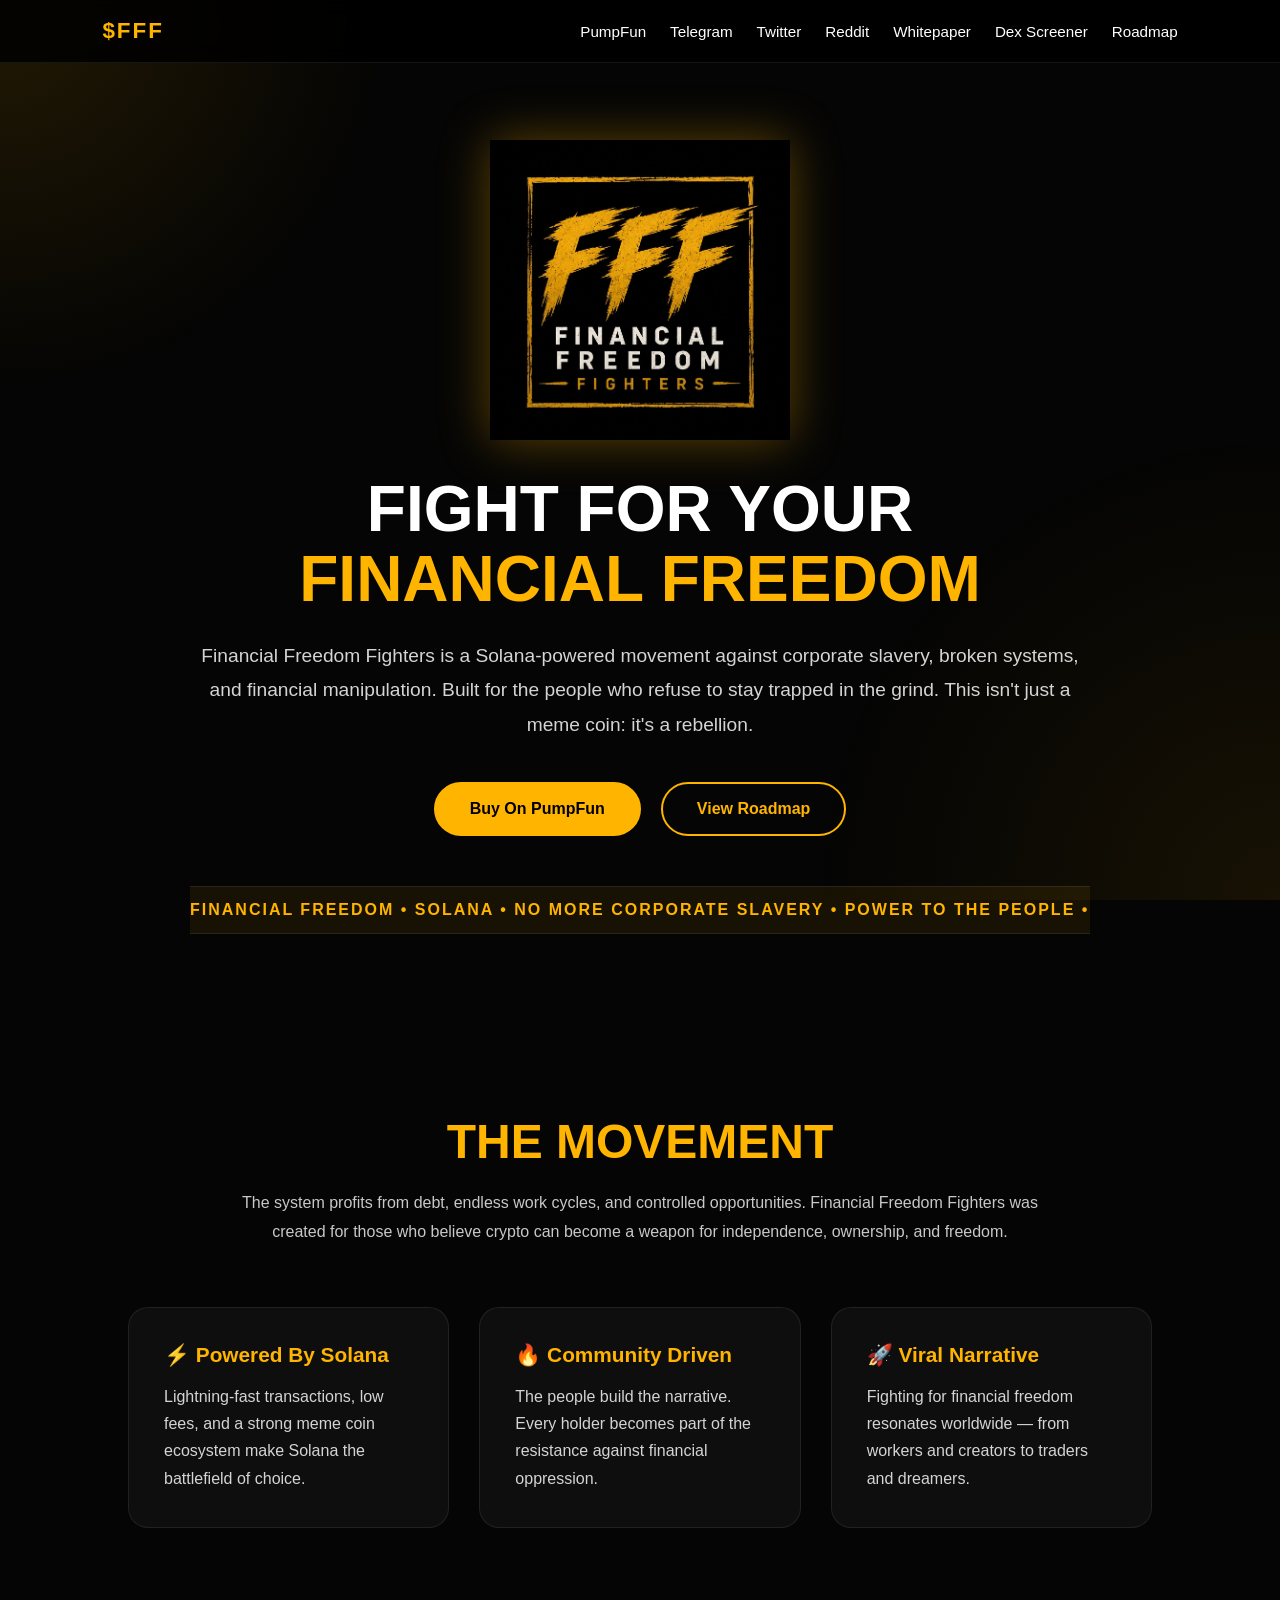
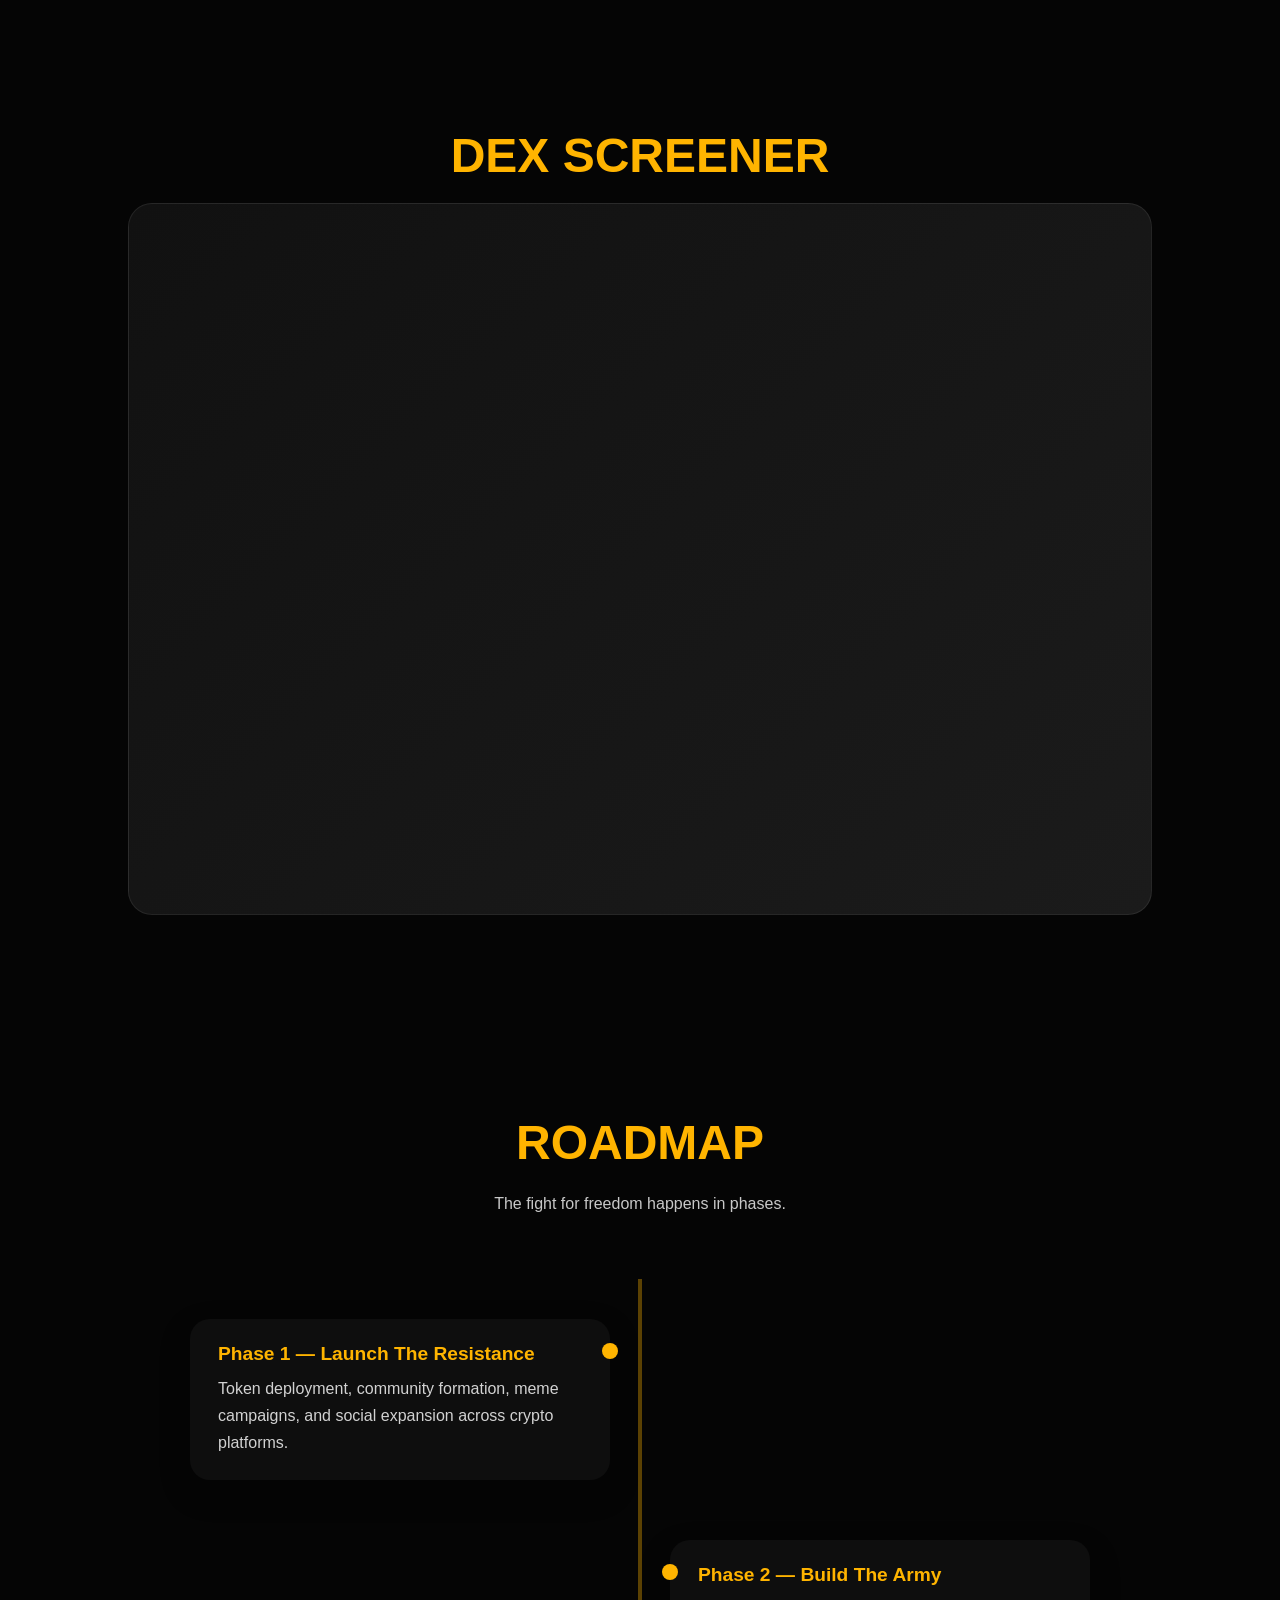
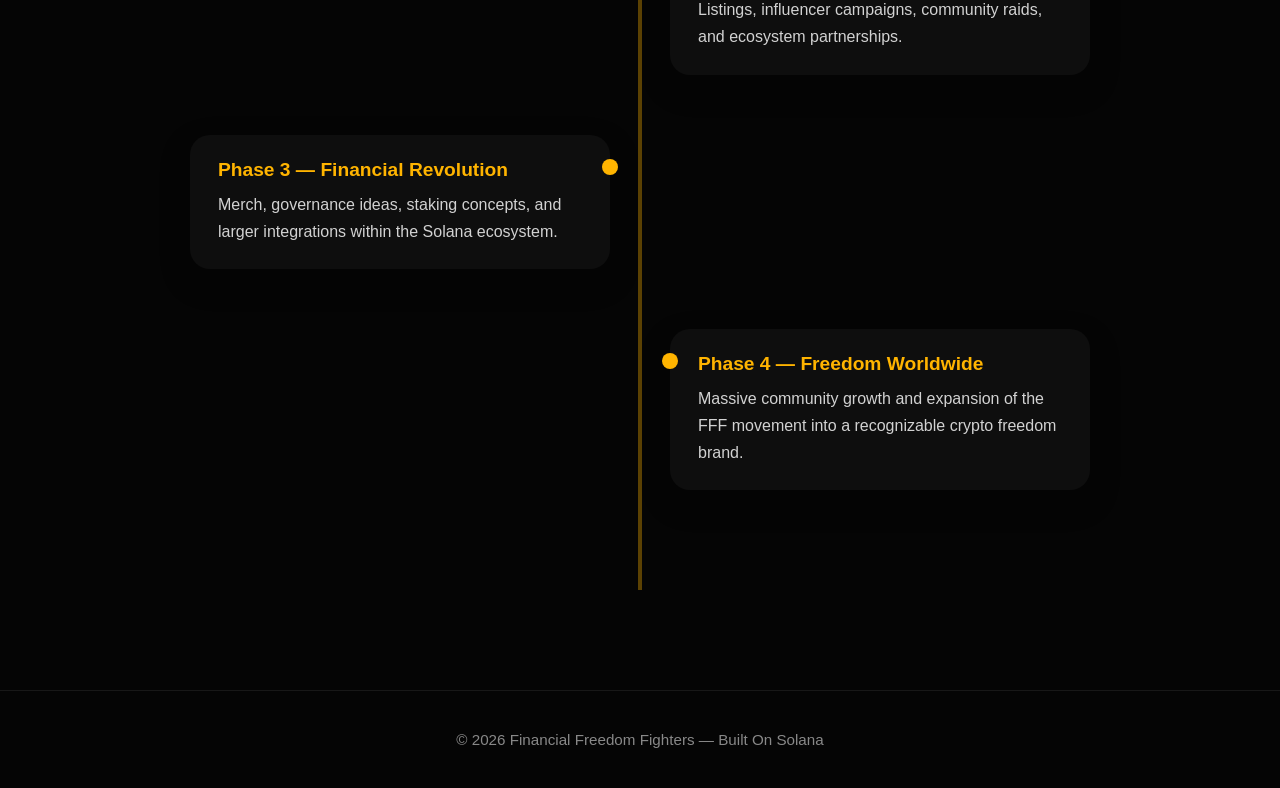
<file: index.html>
<!DOCTYPE html>
<html lang="en">
<head>
  <meta charset="UTF-8" />
  <meta name="viewport" content="width=device-width, initial-scale=1.0" />
  <title>Financial Freedom Fighters | Solana Meme Coin</title>

  <style>
    * {
      margin: 0;
      padding: 0;
      box-sizing: border-box;
      scroll-behavior: smooth;
    }

    body {
      font-family: Arial, Helvetica, sans-serif;
      background: #050505;
      color: #fff;
      overflow-x: hidden;
    }

    body::before {
      content: "";
      position: fixed;
      width: 100%;
      height: 100%;
      background:
        radial-gradient(circle at top left, rgba(255,180,0,0.12), transparent 25%),
        radial-gradient(circle at bottom right, rgba(255,180,0,0.08), transparent 30%);
      z-index: -1;
    }

    a {
      text-decoration: none;
      color: inherit;
    }

    /* NAVBAR */
    nav {
      position: fixed;
      top: 0;
      width: 100%;
      padding: 18px 8%;
      background: rgba(0,0,0,0.85);
      backdrop-filter: blur(10px);
      border-bottom: 1px solid rgba(255,255,255,0.08);
      display: flex;
      justify-content: space-between;
      align-items: center;
      z-index: 999;
    }

    .logo-text {
      font-size: 1.4rem;
      font-weight: 900;
      letter-spacing: 2px;
      color: #ffb400;
    }

    .menu {
      display: flex;
      gap: 24px;
      flex-wrap: wrap;
    }

    .menu a {
      color: #fff;
      font-size: 0.95rem;
      transition: 0.3s;
      position: relative;
    }

    .menu a:hover {
      color: #ffb400;
    }

    .menu a::after {
      content: "";
      position: absolute;
      left: 0;
      bottom: -5px;
      width: 0%;
      height: 2px;
      background: #ffb400;
      transition: 0.3s;
    }

    .menu a:hover::after {
      width: 100%;
    }

    /* HERO */
    .hero {
      min-height: 100vh;
      display: flex;
      align-items: center;
      justify-content: center;
      text-align: center;
      padding: 140px 10% 80px;
      position: relative;
    }

    .hero-content {
      max-width: 900px;
      animation: fadeIn 1.5s ease;
    }

    .hero img {
      width: 300px;
      max-width: 85%;
      margin-bottom: 30px;
      filter: drop-shadow(0 0 25px rgba(255,180,0,0.35));
    }

    .hero h1 {
      font-size: 4rem;
      line-height: 1.1;
      margin-bottom: 24px;
      text-transform: uppercase;
      font-weight: 900;
    }

    .hero h1 span {
      color: #ffb400;
    }

    .hero p {
      font-size: 1.2rem;
      color: #d4d4d4;
      line-height: 1.8;
      margin-bottom: 40px;
    }

    .hero-buttons {
      display: flex;
      justify-content: center;
      flex-wrap: wrap;
      gap: 20px;
    }

    .btn {
      padding: 16px 34px;
      border-radius: 999px;
      font-weight: bold;
      transition: 0.3s ease;
      border: 2px solid #ffb400;
    }

    .btn-primary {
      background: #ffb400;
      color: #000;
    }

    .btn-primary:hover {
      transform: translateY(-3px);
      box-shadow: 0 10px 30px rgba(255,180,0,0.3);
    }

    .btn-secondary {
      background: transparent;
      color: #ffb400;
    }

    .btn-secondary:hover {
      background: #ffb400;
      color: #000;
    }

    /* SECTION */
    section {
      padding: 100px 10%;
    }

    .section-title {
      text-align: center;
      font-size: 3rem;
      margin-bottom: 20px;
      color: #ffb400;
      text-transform: uppercase;
    }

    .section-subtitle {
      text-align: center;
      color: #c8c8c8;
      max-width: 800px;
      margin: 0 auto 60px;
      line-height: 1.8;
    }

    /* CARD GRID */
    .grid {
      display: grid;
      grid-template-columns: repeat(auto-fit, minmax(260px, 1fr));
      gap: 30px;
    }

    .card {
      background: rgba(255,255,255,0.04);
      border: 1px solid rgba(255,255,255,0.08);
      border-radius: 20px;
      padding: 35px;
      transition: 0.4s ease;
      position: relative;
      overflow: hidden;
    }

    .card:hover {
      transform: translateY(-8px);
      border-color: rgba(255,180,0,0.4);
      box-shadow: 0 20px 40px rgba(0,0,0,0.4);
    }

    .card h3 {
      margin-bottom: 16px;
      color: #ffb400;
      font-size: 1.3rem;
    }

    .card p {
      color: #d4d4d4;
      line-height: 1.7;
    }

    /* DEX SECTION */
    .dex-box {
      background: linear-gradient(135deg, #111, #1b1b1b);
      border: 1px solid rgba(255,255,255,0.08);
      padding: 40px;
      border-radius: 24px;
      text-align: center;
    }

    .dex-box h3 {
      font-size: 2rem;
      margin-bottom: 16px;
      color: #f4b400;
    }

    .dex-box p {
      color: #cfcfcf;
      margin-bottom: 25px;
    }

    .dex-box iframe {
      width: 100%;
      min-height: 600px;
      height: 70vh;
      border: none;
      border-radius: 20px;
      display: block;
    }

    /* ROADMAP */
    .roadmap {
      position: relative;
      max-width: 900px;
      margin: auto;
      padding: 40px 0;
    }

    .roadmap::before {
      content: "";
      position: absolute;
      top: 0;
      left: 50%;
      transform: translateX(-50%);
      width: 4px;
      height: 100%;
      background: rgba(255,180,0,0.35);
    }

    .roadmap-item {
      position: relative;
      width: calc(50% - 30px);
      padding: 24px 28px;
      background: rgba(255,255,255,0.04);
      border-radius: 20px;
      margin-bottom: 60px;
      box-shadow: 0 12px 30px rgba(0,0,0,0.25);
    }

    .roadmap-item::before {
      content: "";
      position: absolute;
      width: 16px;
      height: 16px;
      border-radius: 50%;
      background: #ffb400;
      top: 24px;
    }

    .roadmap-item:nth-child(odd) {
      margin-right: auto;
    }

    .roadmap-item:nth-child(odd)::before {
      left: 100%;
      transform: translateX(-50%);
    }

    .roadmap-item:nth-child(even) {
      margin-left: auto;
    }

    .roadmap-item:nth-child(even)::before {
      left: 0;
      transform: translateX(-50%);
    }

    .roadmap-item h4 {
      margin-bottom: 10px;
      color: #ffb400;
      font-size: 1.2rem;
    }

    .roadmap-item p {
      color: #d2d2d2;
      line-height: 1.7;
    }

    @media(max-width: 768px) {
      .roadmap::before {
        left: 20px;
      }

      .roadmap-item {
        width: 100%;
        margin: 0 0 30px 0;
        padding-left: 60px;
      }

      .roadmap-item::before {
        left: 24px;
        transform: translateX(0);
      }
    }

    footer {
      padding: 40px 10%;
      text-align: center;
      border-top: 1px solid rgba(255,255,255,0.08);
      color: #888;
      font-size: 0.95rem;
    }

    .ticker {
      width: 100%;
      overflow: hidden;
      white-space: nowrap;
      border-top: 1px solid rgba(255,255,255,0.08);
      border-bottom: 1px solid rgba(255,255,255,0.08);
      background: rgba(255,180,0,0.08);
      padding: 14px 0;
      margin-top: 50px;
    }

    .ticker-content {
      display: inline-block;
      animation: ticker 18s linear infinite;
      color: #ffb400;
      font-weight: bold;
      letter-spacing: 2px;
      text-transform: uppercase;
    }

    @keyframes ticker {
      0% { transform: translateX(100%); }
      100% { transform: translateX(-100%); }
    }

    @keyframes fadeIn {
      from {
        opacity: 0;
        transform: translateY(30px);
      }
      to {
        opacity: 1;
        transform: translateY(0);
      }
    }

    @media(max-width: 768px) {
      .hero h1 {
        font-size: 2.5rem;
      }

      nav {
        flex-direction: column;
        gap: 16px;
      }

      .menu {
        justify-content: center;
      }
    }
  </style>
</head>

<body>

  <!-- NAVIGATION -->
  <nav>
    <div class="logo-text">$FFF</div>

    <div class="menu">
      <a href="https://pump.fun/" target="_blank">PumpFun</a>
      <a href="https://telegram.org/" target="_blank">Telegram</a>
      <a href="https://twitter.com/" target="_blank">Twitter</a>
      <a href="https://reddit.com/" target="_blank">Reddit</a>
      <a href="https://example.com/whitepaper.pdf" target="_blank">Whitepaper</a>

      <a href="#dex">Dex Screener</a>
      <a href="#roadmap">Roadmap</a>
    </div>
  </nav>

  <!-- HERO -->
  <section class="hero">
    <div class="hero-content">

      <img src="logo.png" alt="Financial Freedom Fighters Logo">

      <h1>
        Fight For Your <span>Financial Freedom</span>
      </h1>

      <p>
        Financial Freedom Fighters is a Solana-powered movement against
        corporate slavery, broken systems, and financial manipulation.
        Built for the people who refuse to stay trapped in the grind.
        This isn't just a meme coin: it's a rebellion.
      </p>

      <div class="hero-buttons">
        <a href="https://pump.fun/" target="_blank" class="btn btn-primary">
          Buy On PumpFun
        </a>

        <a href="#roadmap" class="btn btn-secondary">
          View Roadmap
        </a>
      </div>

      <div class="ticker">
        <div class="ticker-content">
          FINANCIAL FREEDOM • SOLANA • NO MORE CORPORATE SLAVERY • POWER TO THE PEOPLE • FIGHT THE SYSTEM •
        </div>
      </div>

    </div>
  </section>

  <!-- ABOUT -->
  <section>
    <h2 class="section-title">The Movement</h2>

    <p class="section-subtitle">
      The system profits from debt, endless work cycles, and controlled opportunities.
      Financial Freedom Fighters was created for those who believe crypto can become
      a weapon for independence, ownership, and freedom.
    </p>

    <div class="grid">

      <div class="card">
        <h3>⚡ Powered By Solana</h3>
        <p>
          Lightning-fast transactions, low fees, and a strong meme coin ecosystem
          make Solana the battlefield of choice.
        </p>
      </div>

      <div class="card">
        <h3>🔥 Community Driven</h3>
        <p>
          The people build the narrative. Every holder becomes part of the resistance
          against financial oppression.
        </p>
      </div>

      <div class="card">
        <h3>🚀 Viral Narrative</h3>
        <p>
          Fighting for financial freedom resonates worldwide — from workers and
          creators to traders and dreamers.
        </p>
      </div>

    </div>
  </section>

  <!-- DEX -->
  <section id="dex">
    <h2 class="section-title">Dex Screener</h2>

    <div class="dex-box">
      <iframe
    src="https://dexscreener.com/solana/pumpCmXqMfrsAkQ5r49WcJnRayYRqmXz6ae8H7H9Dfn?embed=1&theme=dark&trades=0&info=0"
    allowfullscreen>
      </iframe>
    </div>
  </section>

  <!-- ROADMAP -->
  <section id="roadmap">
    <h2 class="section-title">Roadmap</h2>

    <p class="section-subtitle">
      The fight for freedom happens in phases.
    </p>

    <div class="roadmap">

      <div class="roadmap-item">
        <h4>Phase 1 — Launch The Resistance</h4>
        <p>
          Token deployment, community formation, meme campaigns,
          and social expansion across crypto platforms.
        </p>
      </div>

      <div class="roadmap-item">
        <h4>Phase 2 — Build The Army</h4>
        <p>
          Listings, influencer campaigns, community raids,
          and ecosystem partnerships.
        </p>
      </div>

      <div class="roadmap-item">
        <h4>Phase 3 — Financial Revolution</h4>
        <p>
          Merch, governance ideas, staking concepts,
          and larger integrations within the Solana ecosystem.
        </p>
      </div>

      <div class="roadmap-item">
        <h4>Phase 4 — Freedom Worldwide</h4>
        <p>
          Massive community growth and expansion of the FFF movement
          into a recognizable crypto freedom brand.
        </p>
      </div>

    </div>
  </section>

  <footer>
    © 2026 Financial Freedom Fighters — Built On Solana
  </footer>

  <script>
    // Simple navbar glow on scroll
    window.addEventListener("scroll", () => {
      const nav = document.querySelector("nav");

      if (window.scrollY > 50) {
        nav.style.boxShadow = "0 10px 30px rgba(0,0,0,0.35)";
      } else {
        nav.style.boxShadow = "none";
      }
    });

    // Small animation reveal
    const cards = document.querySelectorAll('.card');

    const observer = new IntersectionObserver(entries => {
      entries.forEach(entry => {
        if(entry.isIntersecting){
          entry.target.style.opacity = 1;
          entry.target.style.transform = "translateY(0)";
        }
      });
    });

    cards.forEach(card => {
      card.style.opacity = 0;
      card.style.transform = "translateY(30px)";
      card.style.transition = "all 0.8s ease";
      observer.observe(card);
    });
  </script>

</body>
</html>
</file>
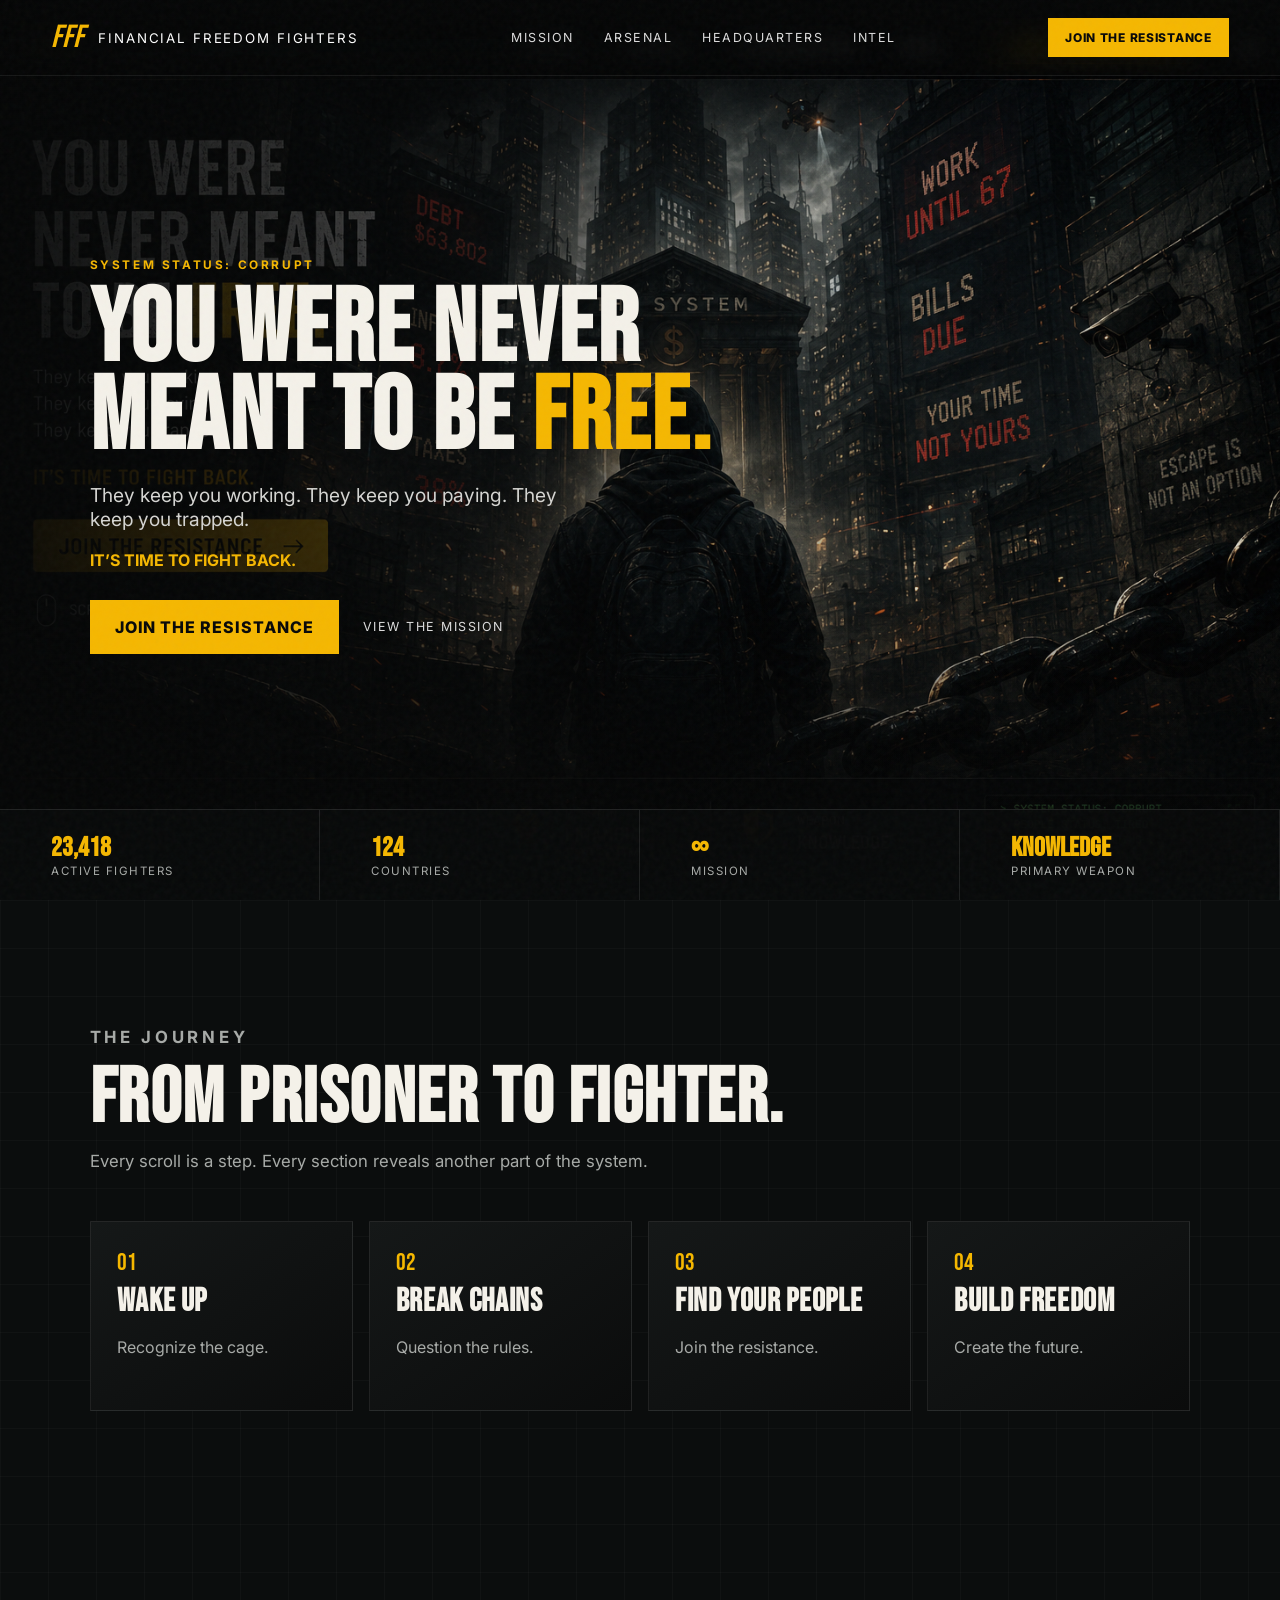
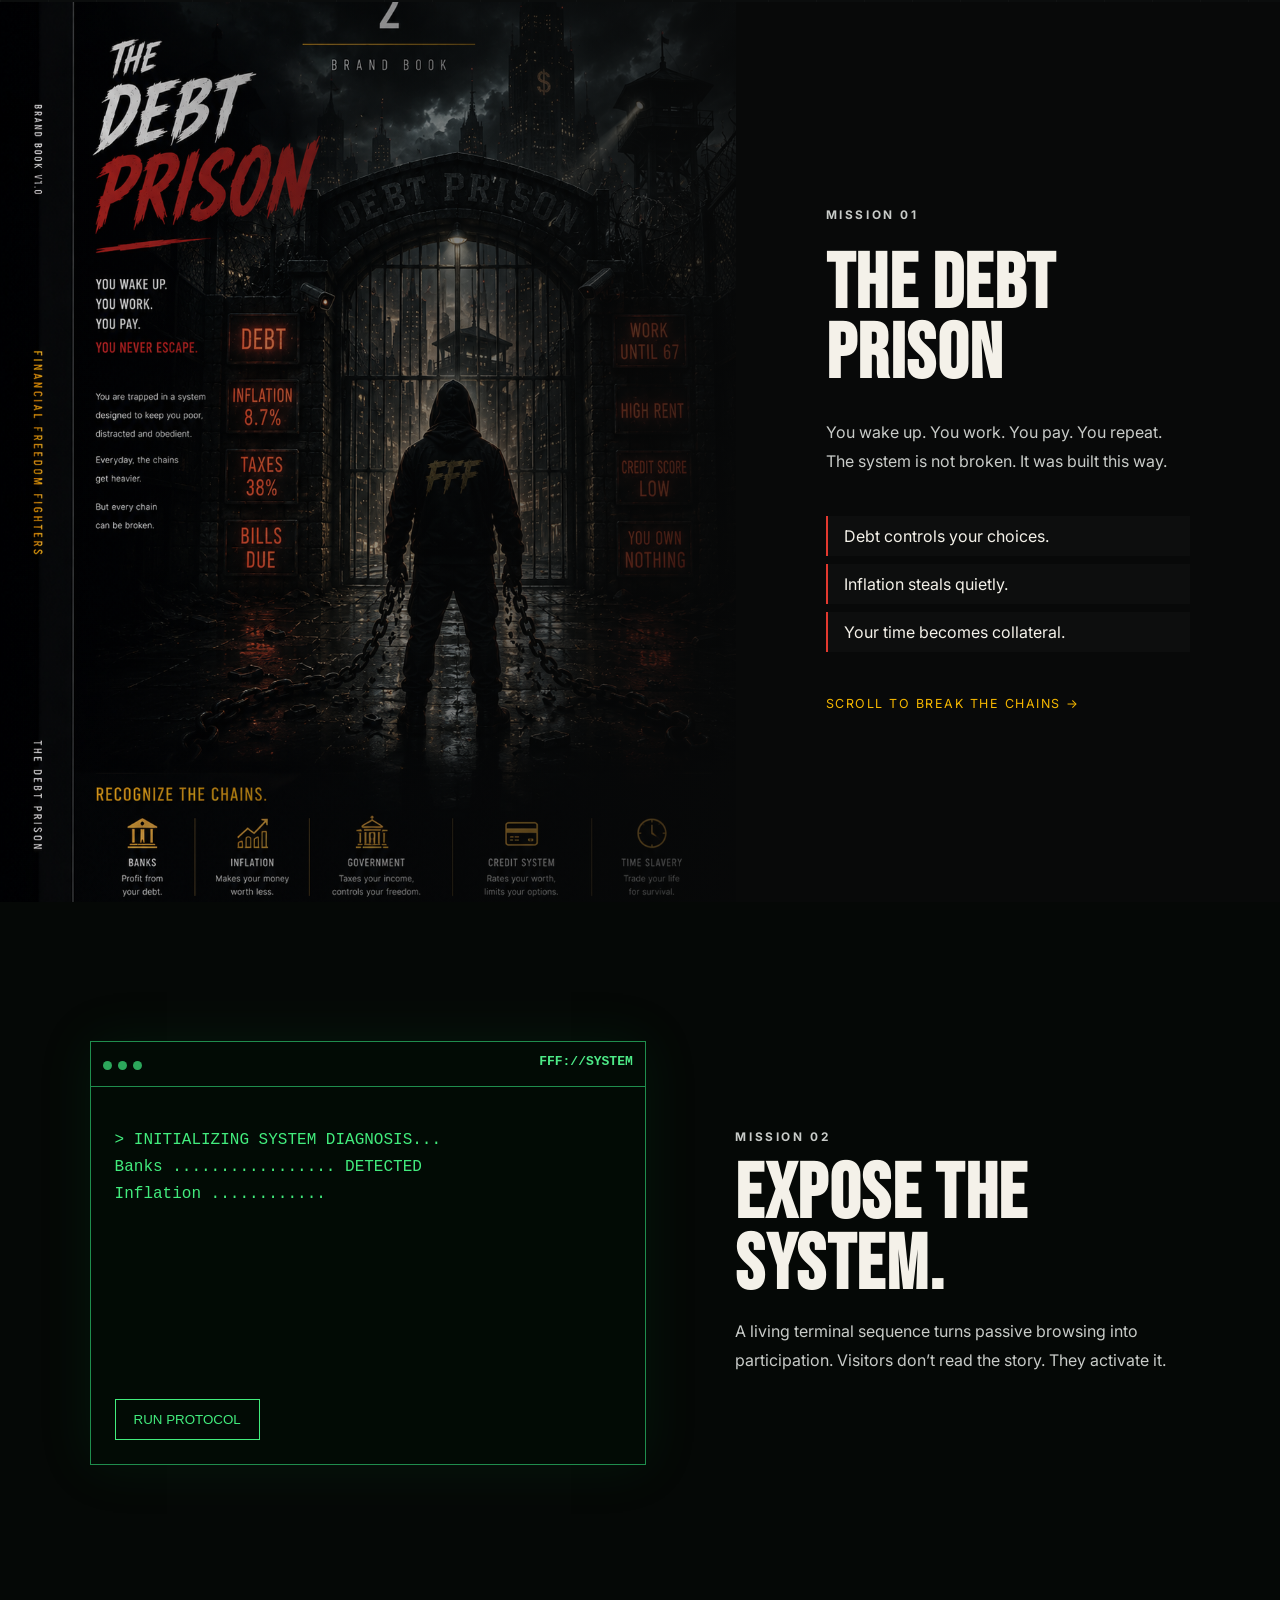
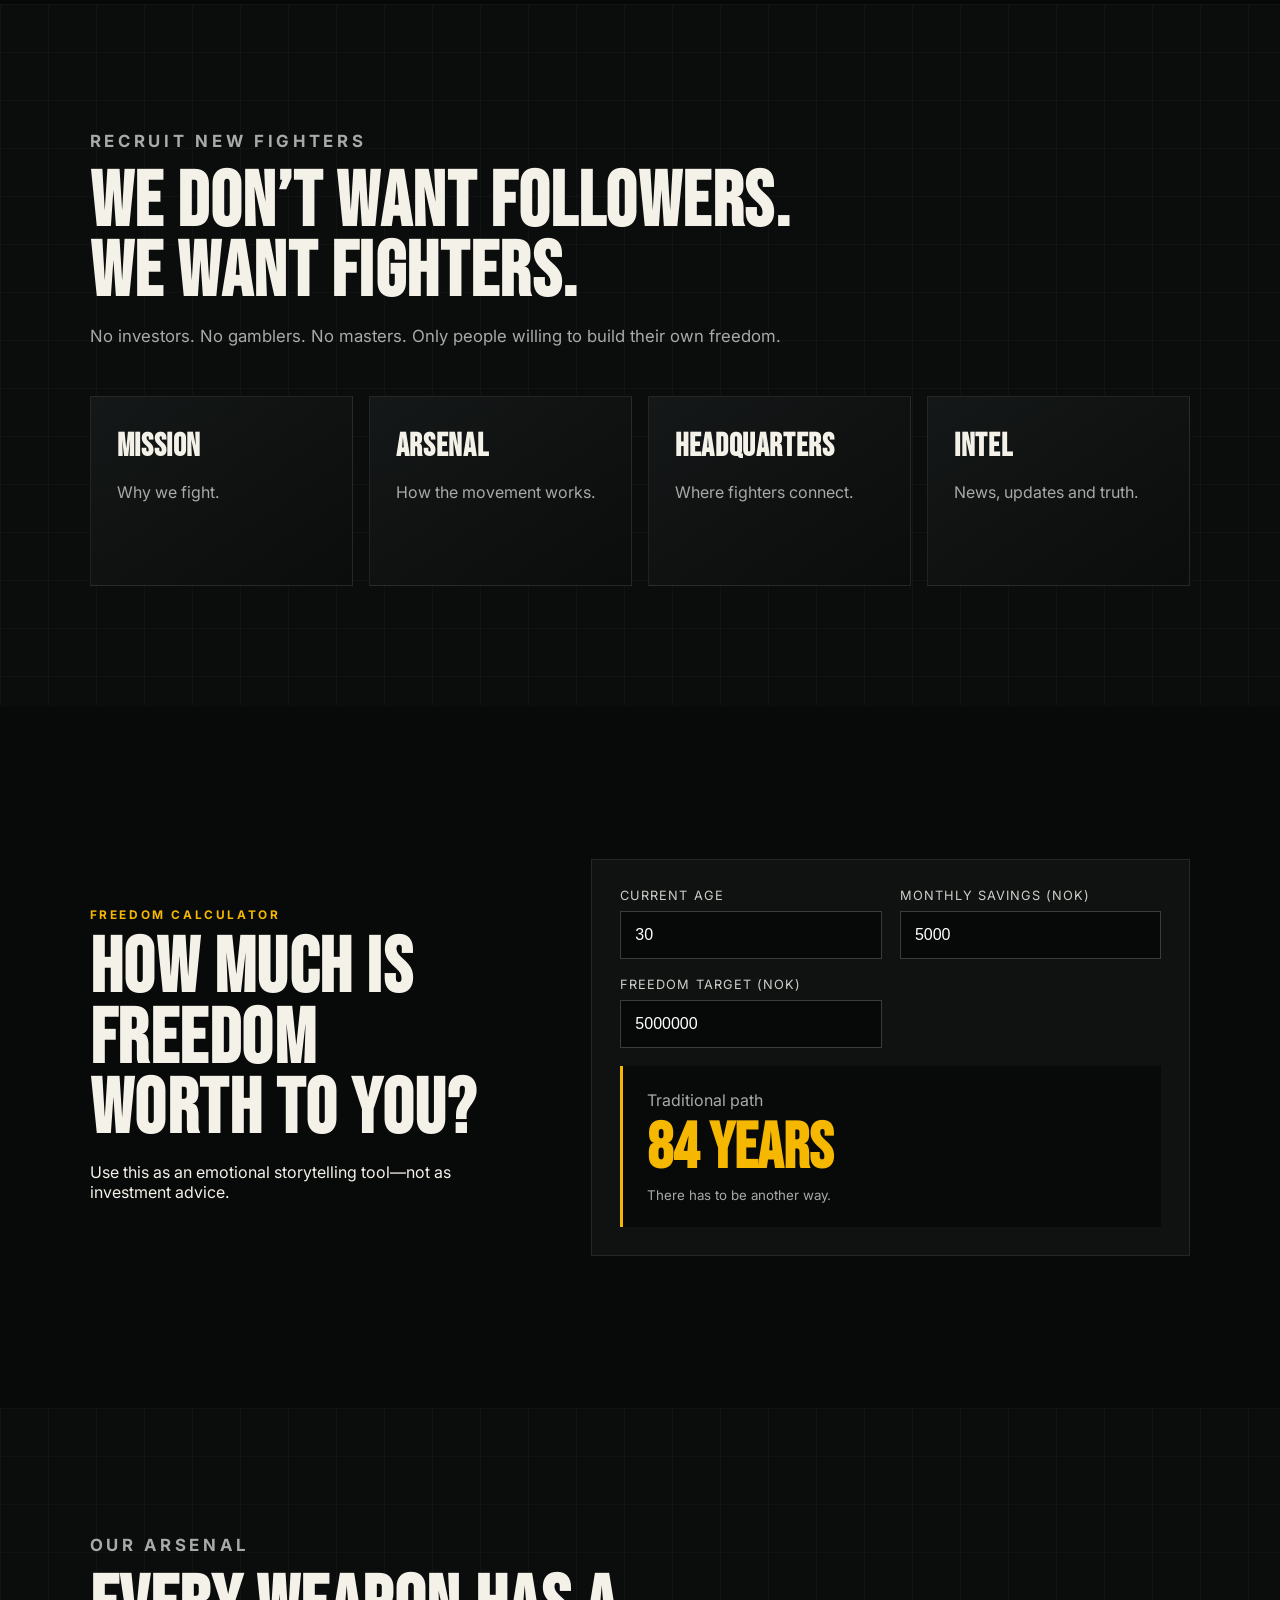
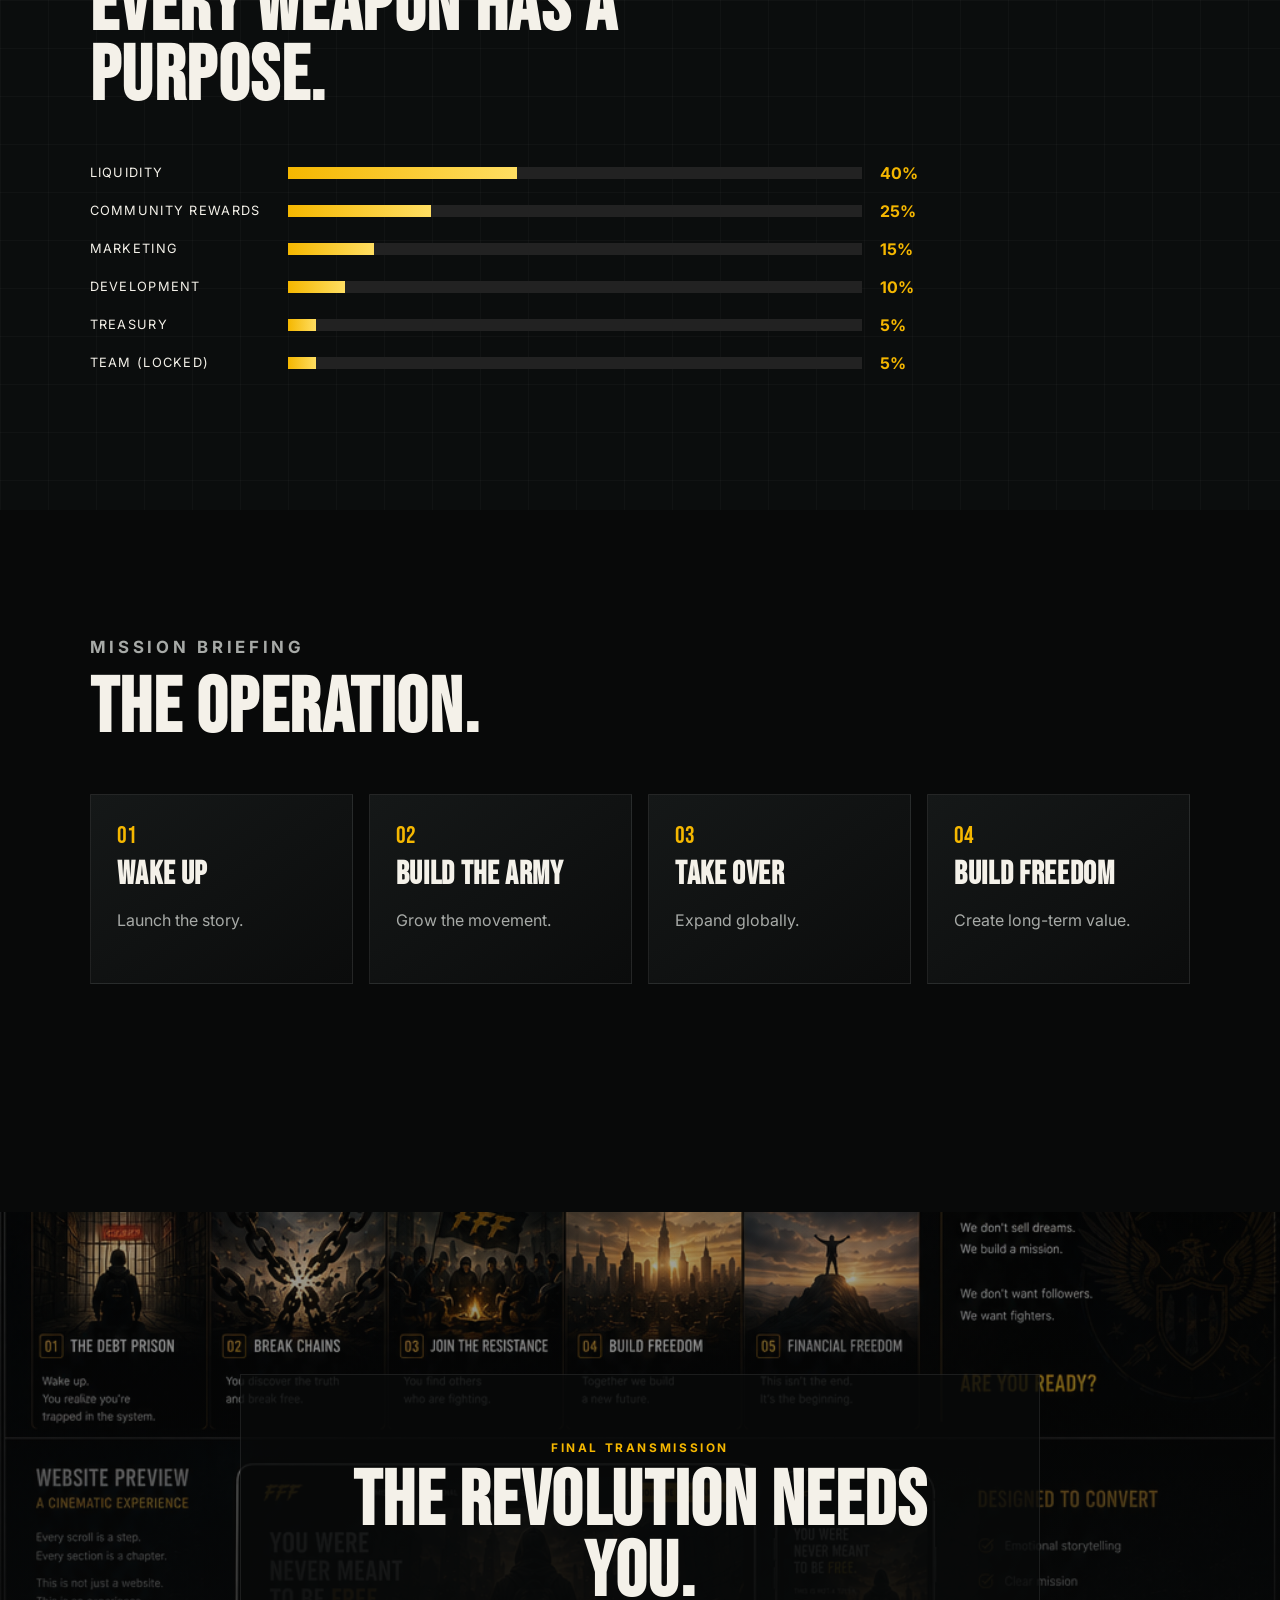
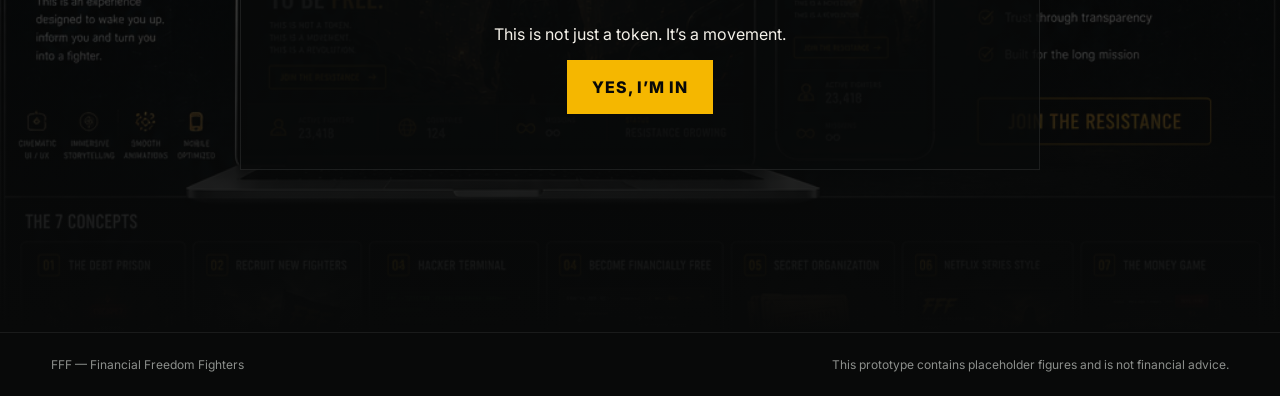
<file: Rizzi/index.html>
<!doctype html>
<html lang="en">
<head>
  <meta charset="utf-8" />
  <meta name="viewport" content="width=device-width,initial-scale=1" />
  <meta name="description" content="FFF — Financial Freedom Fighters. A cinematic movement website prototype." />
  <title>FFF — Financial Freedom Fighters</title>
  <link rel="preconnect" href="https://fonts.googleapis.com">
  <link rel="preconnect" href="https://fonts.gstatic.com" crossorigin>
  <link href="https://fonts.googleapis.com/css2?family=Bebas+Neue&family=Inter:wght@400;500;600;700&display=swap" rel="stylesheet">
  <link rel="stylesheet" href="styles.css" />
</head>
<body>
  <div class="noise"></div>
  <header class="topbar">
    <a class="brand" href="#top" aria-label="FFF home"><span>FFF</span><small>Financial Freedom Fighters</small></a>
    <nav>
      <a href="#mission">Mission</a><a href="#arsenal">Arsenal</a><a href="#headquarters">Headquarters</a><a href="#intel">Intel</a>
    </nav>
    <a class="cta compact" href="#join">Join the Resistance</a>
  </header>

  <main id="top">
    <section class="hero section">
      <div class="hero-overlay"></div>
      <div class="hero-copy reveal">
        <p class="eyebrow">System status: corrupt</p>
        <h1>You were never meant to be <em>free.</em></h1>
        <p class="lede">They keep you working. They keep you paying. They keep you trapped.</p>
        <p class="signal">It’s time to fight back.</p>
        <div class="actions"><a class="cta" href="#mission">Join the Resistance</a><a class="ghost" href="#journey">View the Mission</a></div>
      </div>
      <div class="stats">
        <div><strong>23,418</strong><span>Active Fighters</span></div><div><strong>124</strong><span>Countries</span></div><div><strong>∞</strong><span>Mission</span></div><div><strong>Knowledge</strong><span>Primary Weapon</span></div>
      </div>
    </section>

    <section id="journey" class="journey section dark-grid">
      <div class="section-head reveal"><p class="eyebrow">The journey</p><h2>From prisoner to fighter.</h2><p>Every scroll is a step. Every section reveals another part of the system.</p></div>
      <div class="journey-track">
        <article class="card reveal"><span>01</span><h3>Wake Up</h3><p>Recognize the cage.</p></article>
        <article class="card reveal"><span>02</span><h3>Break Chains</h3><p>Question the rules.</p></article>
        <article class="card reveal"><span>03</span><h3>Find Your People</h3><p>Join the resistance.</p></article>
        <article class="card reveal"><span>04</span><h3>Build Freedom</h3><p>Create the future.</p></article>
      </div>
    </section>

    <section id="mission" class="split section">
      <div class="image-panel debt"></div>
      <div class="content-panel reveal">
        <p class="eyebrow">Mission 01</p><h2>The Debt Prison</h2>
        <p>You wake up. You work. You pay. You repeat. The system is not broken. It was built this way.</p>
        <ul class="manifest"><li>Debt controls your choices.</li><li>Inflation steals quietly.</li><li>Your time becomes collateral.</li></ul>
        <a class="text-link" href="#terminal">Scroll to break the chains →</a>
      </div>
    </section>

    <section id="terminal" class="terminal section">
      <div class="terminal-window reveal">
        <div class="terminal-bar"><span></span><span></span><span></span><b>FFF://SYSTEM</b></div>
        <pre id="terminalText"></pre><button id="runTerminal" class="terminal-btn">Run protocol</button>
      </div>
      <div class="terminal-copy reveal"><p class="eyebrow">Mission 02</p><h2>Expose the system.</h2><p>A living terminal sequence turns passive browsing into participation. Visitors don’t read the story. They activate it.</p></div>
    </section>

    <section id="headquarters" class="recruit section dark-grid">
      <div class="section-head reveal"><p class="eyebrow">Recruit New Fighters</p><h2>We don’t want followers.<br>We want fighters.</h2><p>No investors. No gamblers. No masters. Only people willing to build their own freedom.</p></div>
      <div class="recruit-grid">
        <article class="card reveal"><h3>Mission</h3><p>Why we fight.</p></article><article class="card reveal"><h3>Arsenal</h3><p>How the movement works.</p></article><article class="card reveal"><h3>Headquarters</h3><p>Where fighters connect.</p></article><article class="card reveal"><h3>Intel</h3><p>News, updates and truth.</p></article>
      </div>
    </section>

    <section id="intel" class="calculator section">
      <div class="calc-copy reveal"><p class="eyebrow">Freedom calculator</p><h2>How much is freedom worth to you?</h2><p>Use this as an emotional storytelling tool—not as investment advice.</p></div>
      <form class="calc-box reveal" id="freedomCalc">
        <label>Current age<input id="age" type="number" min="18" max="80" value="30"></label>
        <label>Monthly savings (NOK)<input id="saving" type="number" min="0" value="5000"></label>
        <label>Freedom target (NOK)<input id="target" type="number" min="100000" value="5000000"></label>
        <div class="calc-result"><span>Traditional path</span><strong id="years">83 years</strong><small>There has to be another way.</small></div>
      </form>
    </section>

    <section id="arsenal" class="arsenal section dark-grid">
      <div class="section-head reveal"><p class="eyebrow">Our Arsenal</p><h2>Every weapon has a purpose.</h2></div>
      <div class="bars reveal">
        <div><span>Liquidity</span><i style="--w:40%"></i><b>40%</b></div><div><span>Community Rewards</span><i style="--w:25%"></i><b>25%</b></div><div><span>Marketing</span><i style="--w:15%"></i><b>15%</b></div><div><span>Development</span><i style="--w:10%"></i><b>10%</b></div><div><span>Treasury</span><i style="--w:5%"></i><b>5%</b></div><div><span>Team (Locked)</span><i style="--w:5%"></i><b>5%</b></div>
      </div>
    </section>

    <section class="roadmap section">
      <div class="section-head reveal"><p class="eyebrow">Mission Briefing</p><h2>The operation.</h2></div>
      <div class="mission-grid"><article class="card reveal"><span>01</span><h3>Wake Up</h3><p>Launch the story.</p></article><article class="card reveal"><span>02</span><h3>Build the Army</h3><p>Grow the movement.</p></article><article class="card reveal"><span>03</span><h3>Take Over</h3><p>Expand globally.</p></article><article class="card reveal"><span>04</span><h3>Build Freedom</h3><p>Create long-term value.</p></article></div>
    </section>

    <section id="join" class="finale section">
      <div class="reveal"><p class="eyebrow">Final transmission</p><h2>The revolution needs you.</h2><p>This is not just a token. It’s a movement.</p><a class="cta" href="#top">Yes, I’m in</a></div>
    </section>
  </main>
  <footer><span>FFF — Financial Freedom Fighters</span><span>This prototype contains placeholder figures and is not financial advice.</span></footer>
  <script src="script.js"></script>
</body>
</html>
</file>
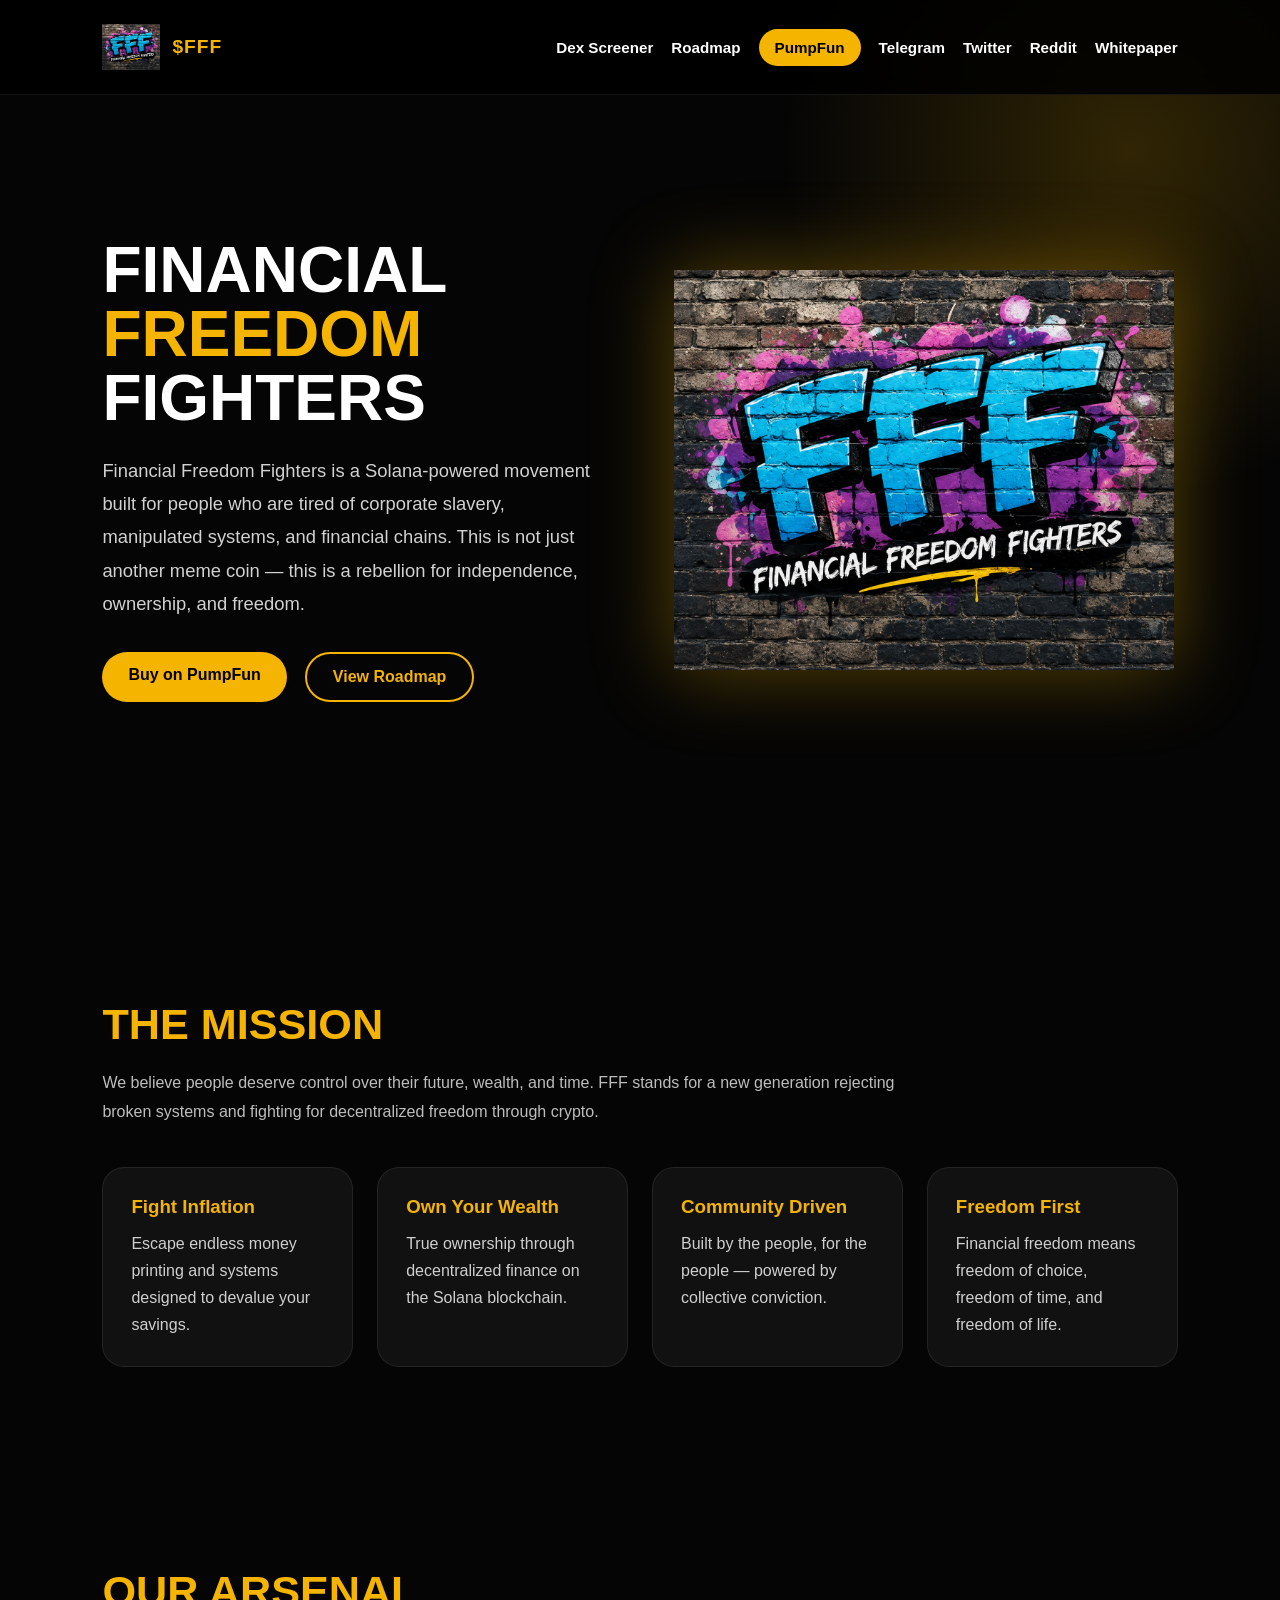
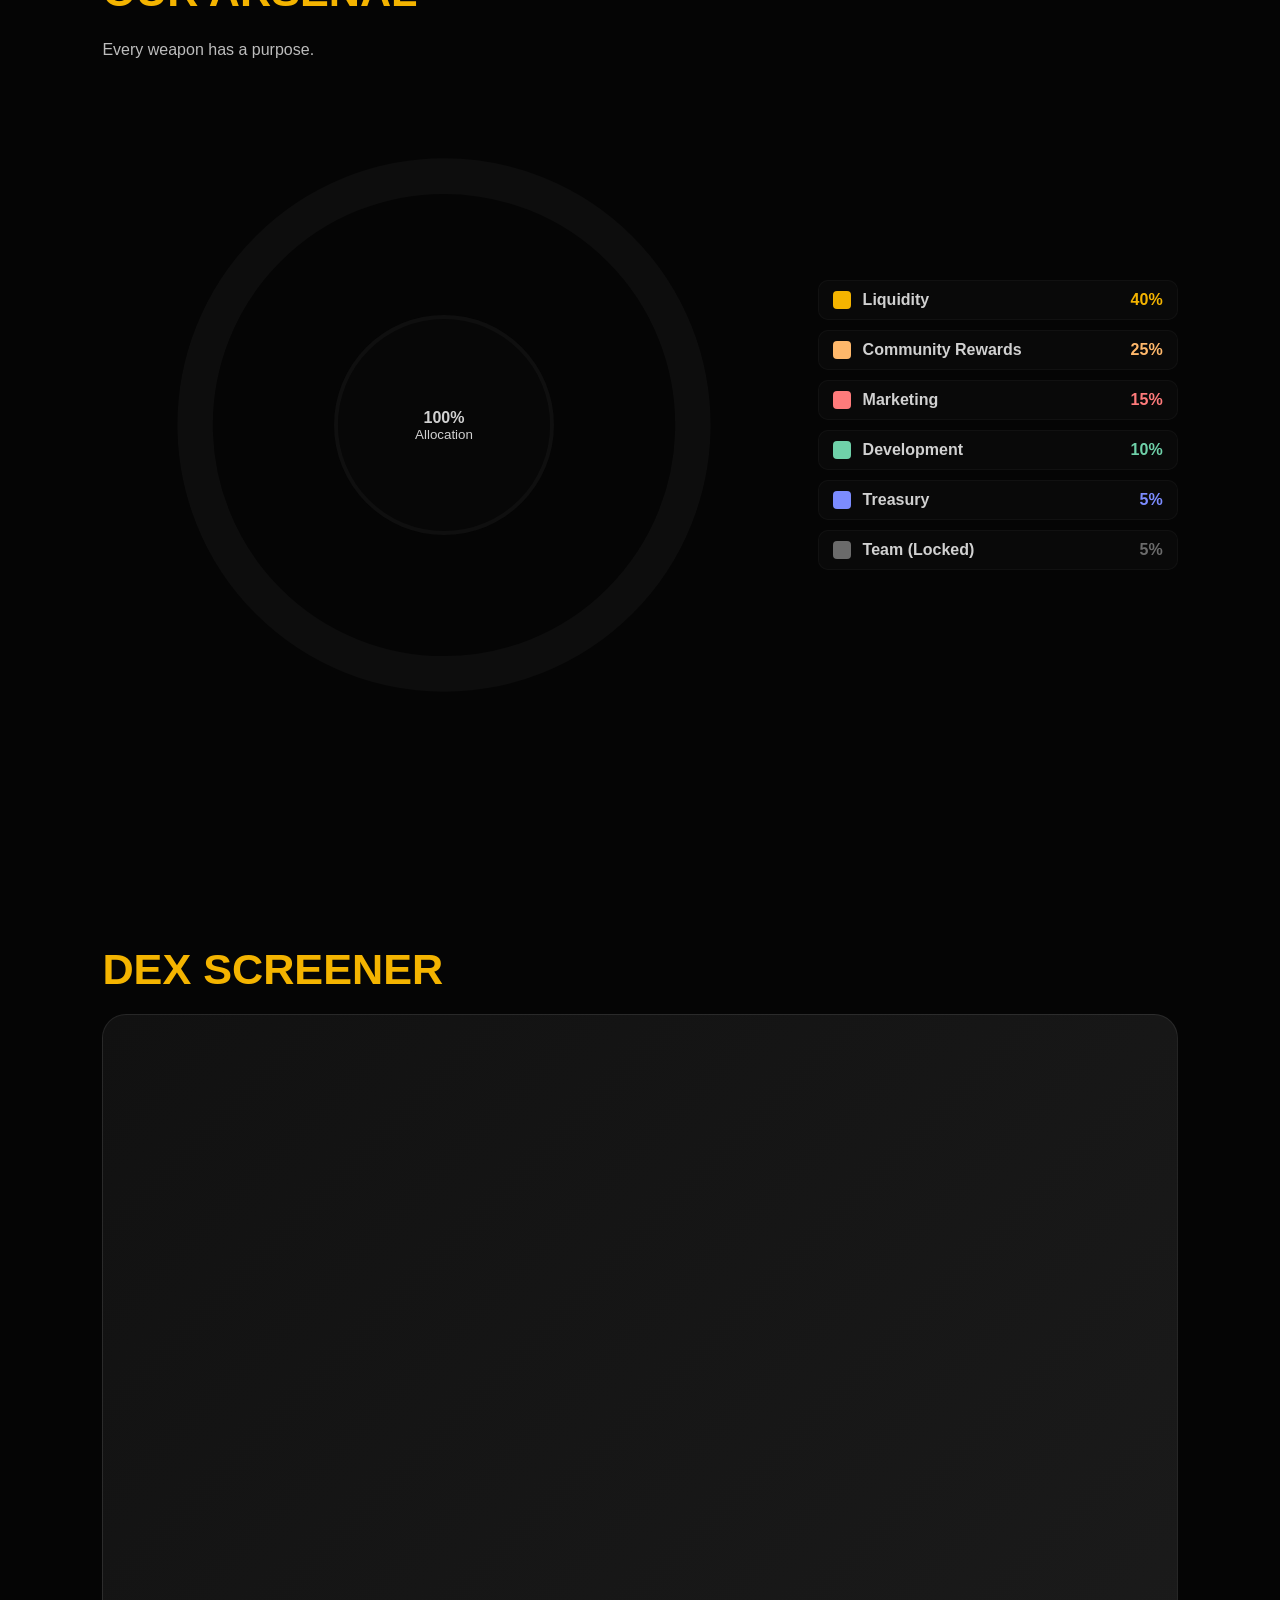
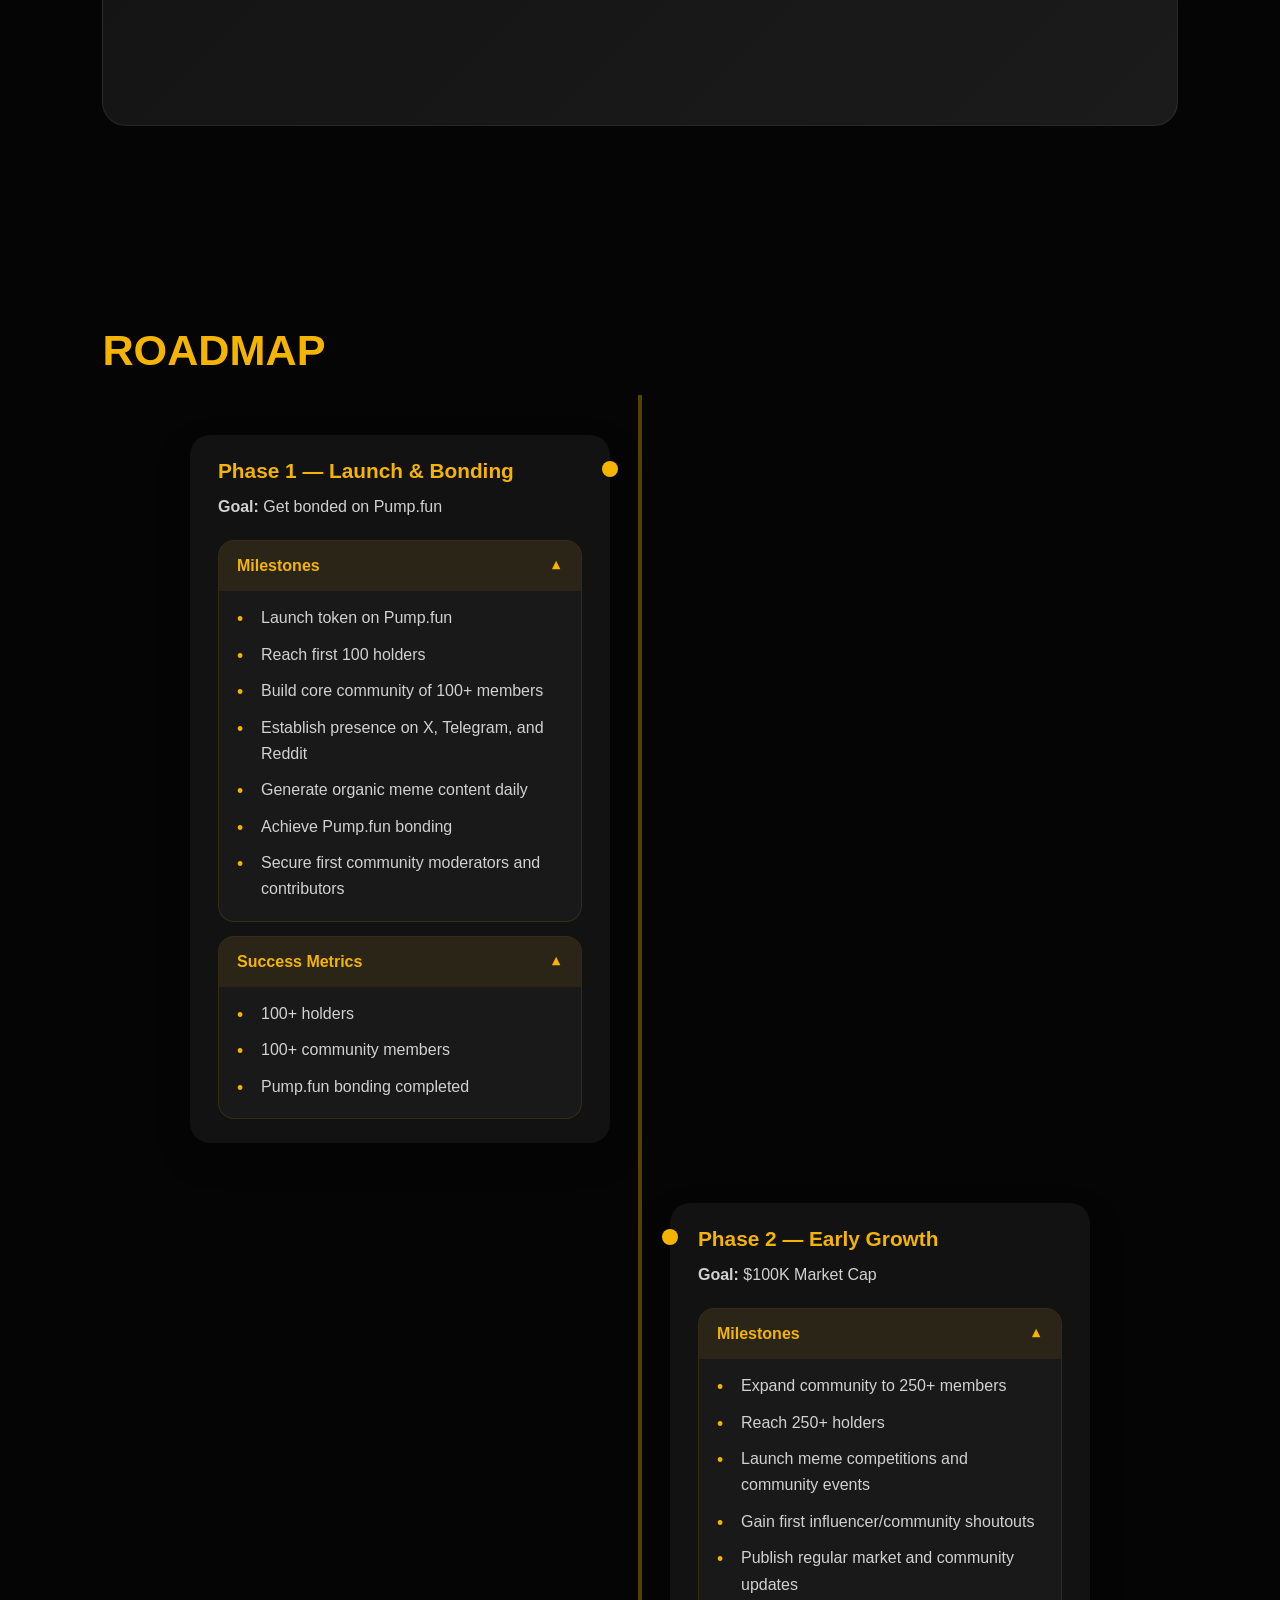
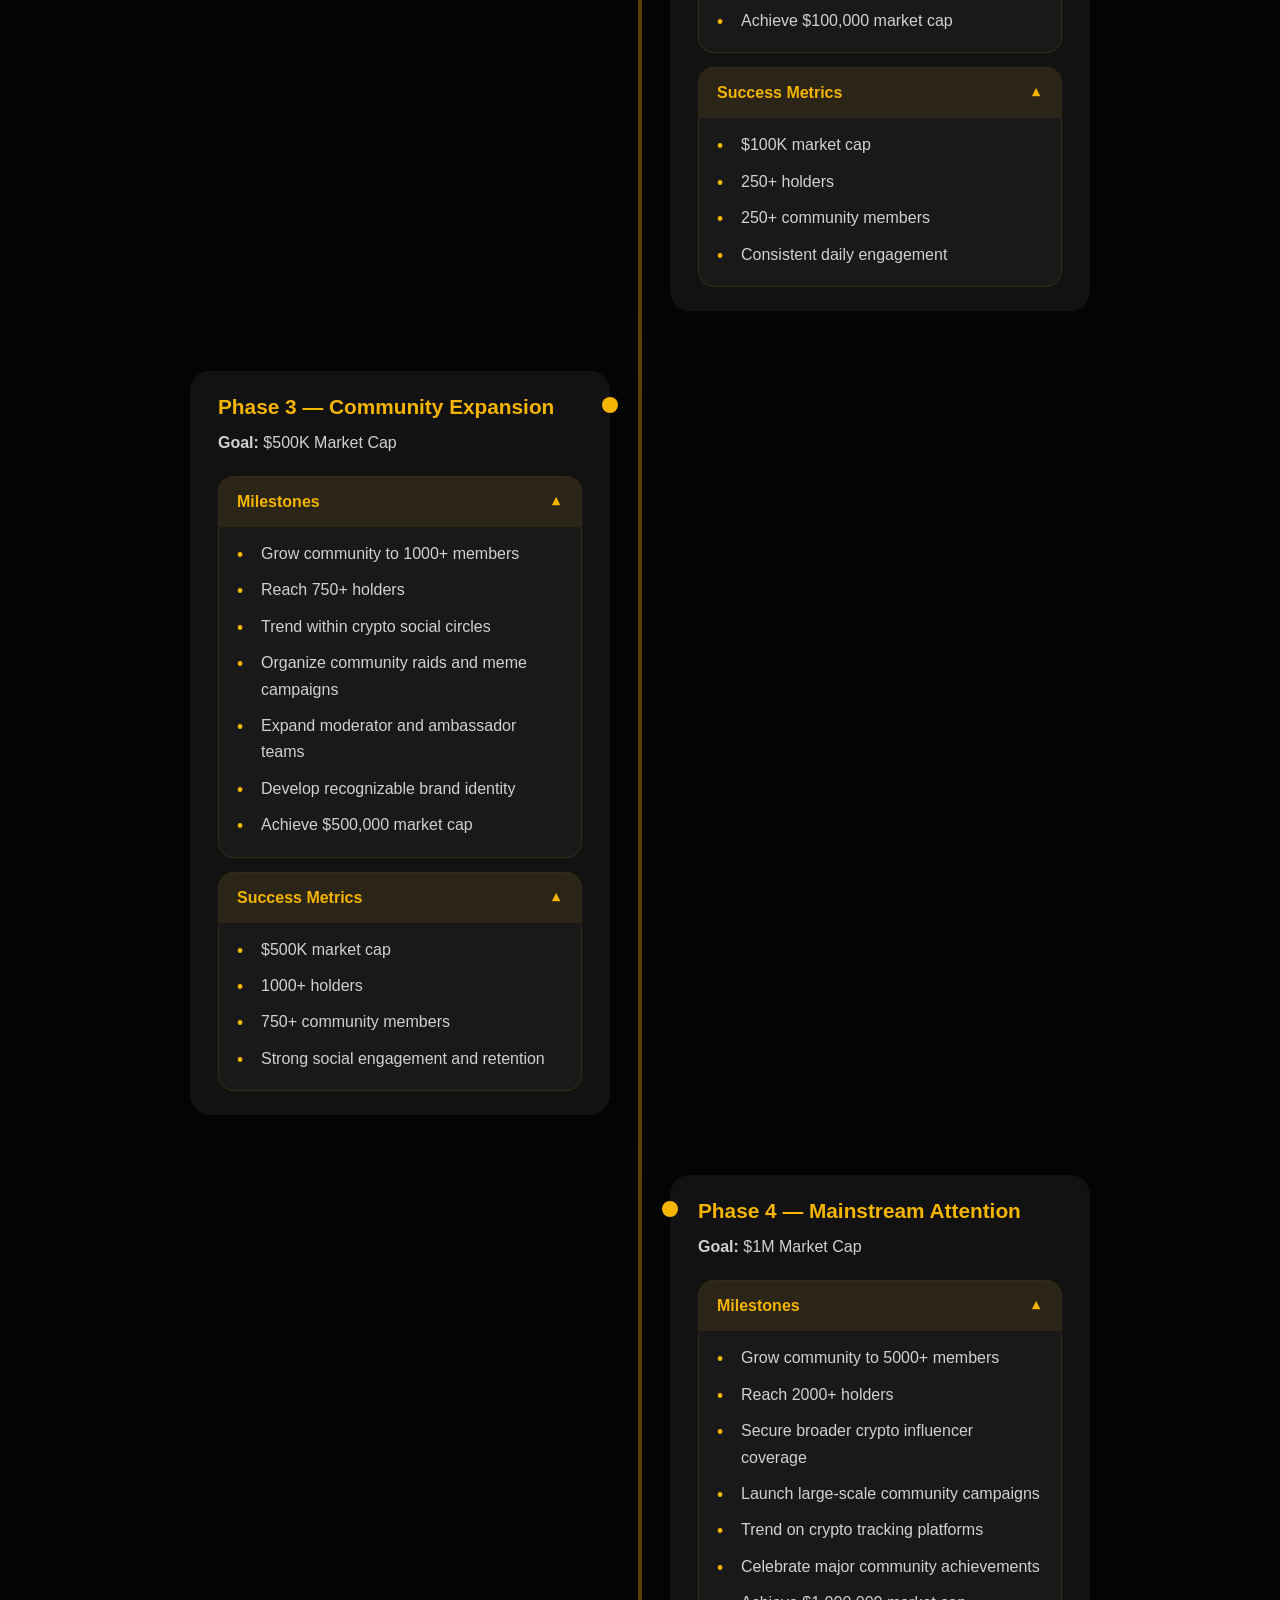
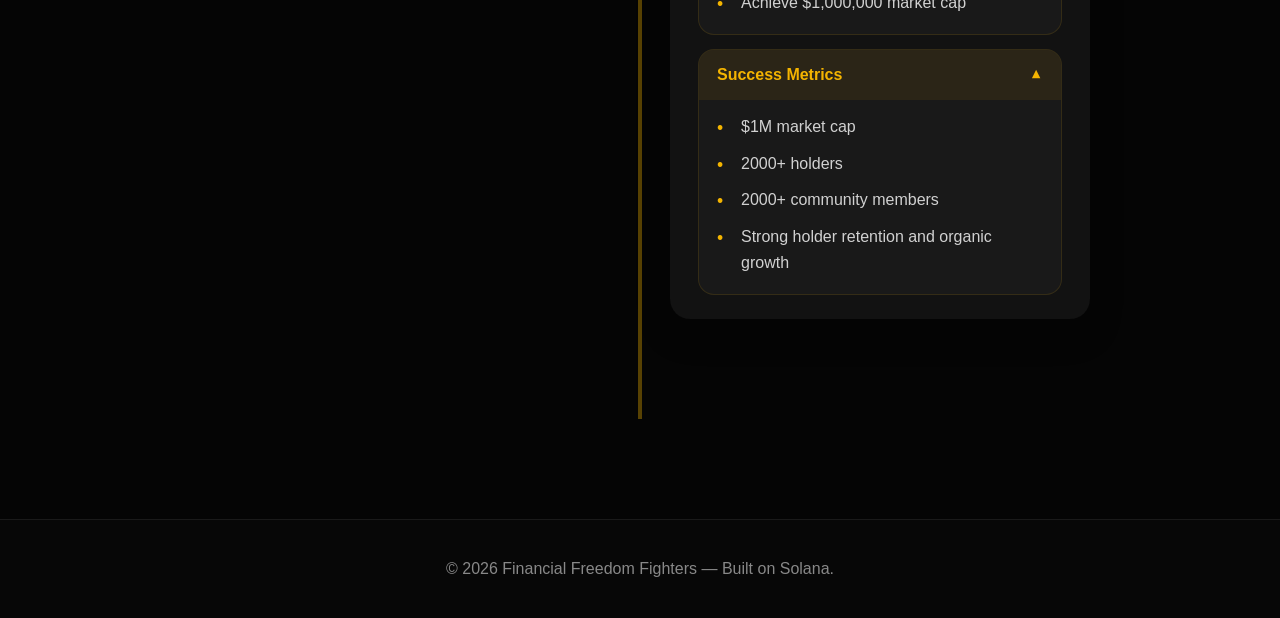
<file: index_2.html>
<!DOCTYPE html>
<html lang="en">
<head>
  <meta charset="UTF-8" />
  <meta name="viewport" content="width=device-width, initial-scale=1.0" />
  <title>Financial Freedom Fighters</title>

  <style>
    * {
      margin: 0;
      padding: 0;
      box-sizing: border-box;
      scroll-behavior: smooth;
    }


    /* ARSENAL / PIE SVG STYLES - MATCH OTHER SECTIONS */
    .arsenal { padding: 100px 8%; }

    .arsenal .arsenal-grid {
      display: grid;
      grid-template-columns: minmax(0,1fr) 360px;
      gap: 32px;
      align-items: center;
      width: 100%;
      max-width: 1200px;
      padding: 0;
      margin: 18px auto 0;
    }

    .arsenal .pie-wrap { display:flex; justify-content:center; align-items:center; position:relative; }

    .arsenal .pie-svg { width: min(55vw, 640px); height: auto; position: relative; display: block; }
    .arsenal .pie-svg svg { width: 100%; height: auto; display: block; aspect-ratio: 1/1; }
    .arsenal .pie-svg .bg { stroke: rgba(255,255,255,0.03); stroke-width: 20; fill: none; }
    .arsenal .pie-svg path { stroke: none; }

    /* slice animation + hover (cross-browser & mobile-friendly) */
    .arsenal .pie-svg path.slice {
      transform-box: fill-box; -webkit-transform-box: fill-box;
      transform-origin: 50% 50%; -webkit-transform-origin: 50% 50%;
      transform: scale(0.01);
      opacity: 0;
      stroke-linejoin: round;
      will-change: transform, filter, opacity;
      transition: transform 260ms cubic-bezier(.2,.9,.2,1), opacity 220ms ease, filter 220ms ease;
      stroke-width: 0;
    }
    .arsenal .pie-svg path.slice.visible { transform: scale(1); opacity: 1; }

    /* hover / active states (work for mouse, keyboard and touch) */
    .arsenal .pie-svg path.slice:hover,
    .arsenal .pie-svg path.slice:focus,
    .arsenal .pie-svg path.slice:focus-visible,
    .arsenal .pie-svg path.slice.active {
      transform: scale(1.08);
      cursor: pointer;
      filter: drop-shadow(0 18px 40px rgba(0,0,0,0.45));
    }
    /* keep the existing neon stroke-on-hover behaviour per color */

    /* neon border per slice on hover - use SVG filters for consistent glow */
    .arsenal .pie-svg path.slice.c1:hover { stroke: #f4b400; stroke-width: 8; filter: url(#glow-1); }
    .arsenal .pie-svg path.slice.c2:hover { stroke: #ffb86b; stroke-width: 8; filter: url(#glow-2); }
    .arsenal .pie-svg path.slice.c3:hover { stroke: #ff7b7b; stroke-width: 8; filter: url(#glow-3); }
    .arsenal .pie-svg path.slice.c4:hover { stroke: #6fd1a9; stroke-width: 8; filter: url(#glow-4); }
    .arsenal .pie-svg path.slice.c5:hover { stroke: #7c8cff; stroke-width: 8; filter: url(#glow-5); }
    .arsenal .pie-svg path.slice.c6:hover { stroke: #6b6b6b; stroke-width: 8; filter: url(#glow-6); }

    /* tooltip */
    .arsenal-tooltip { position: fixed; z-index: 2000; background: #070707; color: #fff; padding: 8px 10px; border-radius: 8px; font-weight:700; box-shadow: 0 6px 20px rgba(0,0,0,0.6); pointer-events:none; transform: translate(-50%, -120%); white-space: nowrap; border:1px solid rgba(255,255,255,0.04); }
    .arsenal-tooltip small { display:block; font-weight:600; color:#d1d1d1; font-size:0.9rem; }

    .arsenal .pie-center { position: absolute; width: min(30vw,220px); height: min(30vw,220px); border-radius: 50%; background: #070707; display:flex; flex-direction:column; align-items:center; justify-content:center; color:#d1d1d1; border:4px solid rgba(255,255,255,0.03); z-index:2; }

    .arsenal .legend { display:flex; flex-direction:column; gap:10px; }
    .arsenal .legend-item { display:flex; align-items:center; gap:12px; justify-content:space-between; background: rgba(255,255,255,0.02); padding:10px 14px; border-radius:10px; border:1px solid rgba(255,255,255,0.03); color:#d1d1d1; }
    .arsenal .legend-left { display:flex; align-items:center; gap:12px; }
    .arsenal .legend-val { font-weight:800; }
    .arsenal .legend-item.c1 .legend-val { color: #f4b400; }
    .arsenal .legend-item.c2 .legend-val { color: #ffb86b; }
    .arsenal .legend-item.c3 .legend-val { color: #ff7b7b; }
    .arsenal .legend-item.c4 .legend-val { color: #6fd1a9; }
    .arsenal .legend-item.c5 .legend-val { color: #7c8cff; }
    .arsenal .legend-item.c6 .legend-val { color: #6b6b6b; }
    .arsenal .swatch { width:18px; height:18px; border-radius:4px; display:inline-block; }
    .arsenal .sw-1 { background:#f4b400 }
    .arsenal .sw-2 { background:#ffb86b }
    .arsenal .sw-3 { background:#ff7b7b }
    .arsenal .sw-4 { background:#6fd1a9 }
    .arsenal .sw-5 { background:#7c8cff }
    .arsenal .sw-6 { background:#6b6b6b }

    @media(max-width:900px) {
      .arsenal { padding: 72px 4%; }
      .arsenal .arsenal-grid { grid-template-columns: 1fr; gap: 18px; padding: 0; }
      .arsenal .pie-svg { width: 80vw; }
      .arsenal .pie-center { width: 36vw; height: 36vw; }
    }

    body {
      font-family: Arial, Helvetica, sans-serif;
      background: #050505;
      color: #ffffff;
      overflow-x: hidden;
    }

    a {
      text-decoration: none;
      color: inherit;
    }

    /* NAVBAR */
    .navbar {
      position: fixed;
      top: 0;
      width: 100%;
      padding: 18px 8%;
      display: flex;
      justify-content: space-between;
      align-items: center;
      background: rgba(0,0,0,0.85);
      backdrop-filter: blur(10px);
      border-bottom: 1px solid rgba(255,255,255,0.08);
      z-index: 999;
    }

    .logo-wrap {
      display: flex;
      align-items: center;
      gap: 12px;
    }

    .logo-wrap img {
      width: 58px;
      height: 58px;
      object-fit: contain;
    }

    .logo-title {
      font-size: 1.2rem;
      font-weight: 800;
      color: #f4b400;
      letter-spacing: 1px;
    }

    .nav-links {
      display: flex;
      gap: 18px;
      flex-wrap: wrap;
      align-items: center;
    }

    .nav-links a {
      font-size: 0.95rem;
      font-weight: 700;
      color: #fff;
      transition: 0.25s;
    }

    .nav-links a:hover {
      color: #f4b400;
    }

    .btn {
      background: #f4b400;
      color: #000 !important;
      padding: 10px 16px;
      border-radius: 999px;
      font-weight: 800;
      transition: 0.25s;
    }

    .back-to-top {
      position: fixed;
      right: 16px;
      bottom: 16px;
      width: 46px;
      height: 46px;
      border-radius: 50%;
      background: #f4b400;
      color: #000;
      display: none;
      align-items: center;
      justify-content: center;
      font-size: 1.15rem;
      font-weight: 800;
      box-shadow: 0 10px 24px rgba(0,0,0,0.25);
      z-index: 1000;
      border: none;
      cursor: pointer;
    }

    .back-to-top.show {
      display: flex;
    }

    .btn:hover {
      transform: translateY(-2px);
      box-shadow: 0 0 20px rgba(244,180,0,0.45);
    }

    /* HERO */
    .hero {
      min-height: 100vh;
      display: flex;
      align-items: center;
      justify-content: center;
      padding: 140px 8% 100px;
      position: relative;
      overflow: hidden;
    }

    .hero::before {
      content: "";
      position: absolute;
      width: 700px;
      height: 700px;
      background: radial-gradient(circle, rgba(244,180,0,0.18), transparent 70%);
      top: -200px;
      right: -200px;
      z-index: 0;
    }

    .hero-content {
      max-width: 1200px;
      width: 100%;
      display: grid;
      grid-template-columns: 1fr 1fr;
      gap: 60px;
      align-items: center;
      position: relative;
      z-index: 1;
    }

    .hero-text h1 {
      font-size: 4rem;
      line-height: 1;
      margin-bottom: 24px;
      text-transform: uppercase;
    }

    .hero-text h1 span {
      color: #f4b400;
    }

    .hero-text p {
      font-size: 1.15rem;
      color: #d1d1d1;
      line-height: 1.8;
      margin-bottom: 32px;
    }

    .hero-buttons {
      display: flex;
      gap: 18px;
      flex-wrap: wrap;
    }

    .hero-buttons a {
      padding: 14px 26px;
      border-radius: 999px;
      font-weight: 800;
      transition: 0.25s;
    }

    .primary-btn {
      background: #f4b400;
      color: #000;
    }

    .secondary-btn {
      border: 2px solid #f4b400;
      color: #f4b400;
    }

    .hero-buttons a:hover {
      transform: translateY(-3px);
    }

    .hero-image {
      display: flex;
      justify-content: center;
      align-items: center;
    }

    .hero-image img {
      width: 100%;
      max-width: 500px;
      filter: drop-shadow(0 0 40px rgba(244,180,0,0.35));
      animation: float 5s ease-in-out infinite;
    }

    @keyframes float {
      0% { transform: translateY(0px); }
      50% { transform: translateY(-15px); }
      100% { transform: translateY(0px); }
    }

    /* SECTIONS */
    section {
      padding: 100px 8%;
    }

    .section-title {
      font-size: 2.7rem;
      margin-bottom: 20px;
      text-transform: uppercase;
      color: #f4b400;
    }

    .section-sub {
      color: #bdbdbd;
      max-width: 800px;
      line-height: 1.8;
      margin-bottom: 40px;
    }

    .card-grid {
      display: grid;
      grid-template-columns: repeat(auto-fit, minmax(240px, 1fr));
      gap: 24px;
    }

    .card {
      background: #111;
      border: 1px solid rgba(255,255,255,0.08);
      border-radius: 22px;
      padding: 28px;
      transition: 0.25s;
    }

    .card:hover {
      transform: translateY(-8px);
      border-color: rgba(244,180,0,0.5);
      box-shadow: 0 0 30px rgba(244,180,0,0.12);
    }

    .card h3 {
      margin-bottom: 12px;
      color: #f4b400;
    }

    .card p {
      color: #cfcfcf;
      line-height: 1.7;
    }

    /* DEX SECTION */
    .dex-box {
      background: linear-gradient(135deg, #111, #1b1b1b);
      border: 1px solid rgba(255,255,255,0.08);
      padding: 40px;
      border-radius: 24px;
      text-align: center;
    }

    .dex-box h3 {
      font-size: 2rem;
      margin-bottom: 16px;
      color: #f4b400;
    }

    .dex-box p {
      color: #cfcfcf;
      margin-bottom: 25px;
    }

    .dex-box iframe {
      width: 100%;
      min-height: 600px;
      height: 70vh;
      border: none;
      border-radius: 20px;
      display: block;
    }

    /* ROADMAP */
    .roadmap {
      position: relative;
      max-width: 900px;
      margin: auto;
      padding: 40px 0;
    }

    .roadmap::before {
      content: "";
      position: absolute;
      top: 0;
      left: 50%;
      transform: translateX(-50%);
      width: 4px;
      height: 100%;
      background: rgba(244,180,0,0.35);
    }

    .roadmap-item {
      position: relative;
      width: calc(50% - 30px);
      padding: 24px 28px;
      background: rgba(255,255,255,0.05);
      border-radius: 20px;
      margin-bottom: 60px;
      box-shadow: 0 14px 32px rgba(0,0,0,0.25);
    }

    .roadmap-item::before {
      content: "";
      position: absolute;
      width: 16px;
      height: 16px;
      border-radius: 50%;
      background: #f4b400;
      top: 26px;
    }

    .roadmap-item:nth-child(odd) {
      margin-right: auto;
    }

    .roadmap-item:nth-child(odd)::before {
      left: 100%;
      transform: translateX(-50%);
    }

    .roadmap-item:nth-child(even) {
      margin-left: auto;
    }

    .roadmap-item:nth-child(even)::before {
      left: 0;
      transform: translateX(-50%);
    }

    .roadmap-item h4 {
      font-size: 1.3rem;
      margin-bottom: 10px;
      color: #f4b400;
    }

    .roadmap-item p {
      color: #d1d1d1;
      line-height: 1.7;
      margin-bottom: 20px;
    }

    .roadmap-toggle {
      background: rgba(255,255,255,0.03);
      border: 1px solid rgba(244,180,0,0.12);
      border-radius: 16px;
      margin-top: 14px;
      overflow: hidden;
    }

    .roadmap-toggle summary {
      list-style: none;
      cursor: pointer;
      padding: 16px 18px;
      display: flex;
      align-items: center;
      justify-content: space-between;
      color: #f4b400;
      font-weight: 700;
      background: rgba(244,180,0,0.08);
      user-select: none;
    }

    .roadmap-toggle summary::-webkit-details-marker {
      display: none;
    }

    .roadmap-toggle summary::after {
      content: "▼";
      font-size: 0.9rem;
      transition: transform 0.2s ease;
      color: #f4b400;
    }

    .roadmap-toggle[open] summary::after {
      transform: rotate(180deg);
    }

    .roadmap-toggle .roadmap-list {
      padding: 14px 18px 18px;
    }

    .roadmap-list {
      list-style: none;
      padding: 0;
      margin: 0;
      display: grid;
      gap: 10px;
      color: #d1d1d1;
    }

    .roadmap-list li {
      position: relative;
      padding-left: 24px;
      line-height: 1.65;
    }

    .roadmap-list li::before {
      content: "•";
      position: absolute;
      left: 0;
      top: 0;
      color: #f4b400;
      font-size: 1.1rem;
      line-height: 1.65;
    }

    @media(max-width: 900px) {
      .roadmap::before {
        left: 20px;
      }

      .roadmap-item {
        width: 100%;
        margin: 0 0 30px 0;
        padding-left: 60px;
      }

      .roadmap-item::before {
        left: 24px;
        transform: translateX(0);
      }
    }

    footer {
      padding: 40px 8%;
      text-align: center;
      color: #888;
      border-top: 1px solid rgba(255,255,255,0.08);
      background: #070707;
    }

    /* MOBILE */
    @media(max-width: 900px) {
      body {
        overflow-x: hidden;
      }

      .hero-content {
        grid-template-columns: 1fr;
        text-align: center;
      }

      .hero-buttons {
        justify-content: center;
      }

      .hero-text h1 {
        font-size: 2.4rem;
        line-height: 1.05;
      }

      .navbar {
        position: relative;
        top: auto;
        flex-direction: column;
        gap: 10px;
        padding: 14px 4%;
        align-items: center;
      }

      .nav-links {
        justify-content: center;
        gap: 8px 12px;
        width: 100%;
      }

      .nav-links a {
        font-size: 0.72rem;
      }

      .btn {
        padding: 8px 12px;
      }

      .hero {
        min-height: auto;
        padding: 70px 4% 60px;
      }

      section {
        padding: 72px 4%;
      }

      .section-title {
        font-size: 1.8rem;
      }

      .section-sub {
        font-size: 0.95rem;
        margin-bottom: 24px;
      }

      .card-grid {
        grid-template-columns: 1fr;
        gap: 16px;
      }

      .card {
        padding: 22px;
      }

      .dex-box {
        padding: 16px;
      }

      .dex-box iframe {
        min-height: 320px;
        height: 50vh;
      }

      .roadmap {
        padding: 10px 0 0;
        max-width: 100%;
      }

      .roadmap::before {
        display: none;
      }

      .roadmap-item {
        width: 100%;
        margin: 0 0 16px 0;
        padding: 18px 16px;
      }

      .roadmap-item::before {
        display: none;
      }

      .roadmap-item h4 {
        font-size: 1.05rem;
        margin-bottom: 8px;
      }

      .roadmap-item p,
      .roadmap-list li {
        font-size: 0.92rem;
      }

      .roadmap-toggle summary {
        padding: 12px 14px;
      }

      .roadmap-toggle .roadmap-list {
        padding: 12px 14px 14px;
      }

      footer {
        padding: 30px 4%;
        font-size: 0.85rem;
      }
    }

    @media(max-width:900px) {
      .arsenal .arsenal-grid { grid-template-columns: 1fr; gap: 18px; }
      .arsenal .pie-svg { width: 240px; height: 240px; }
      .arsenal .pie-center { width: 110px; height: 110px; }
    }
  </style>
</head>

<body>

  <!-- NAVBAR -->
  <nav class="navbar">
    <div class="logo-wrap">
      <img src="logo_2.png" alt="FFF Logo">
      <div class="logo-title">$FFF</div>
    </div>

    <div class="nav-links">
      <a href="#dex">Dex Screener</a>
      <a href="#roadmap">Roadmap</a>

      <a href="#" target="_blank" class="btn">PumpFun</a>
      <a href="#" target="_blank">Telegram</a>
      <a href="#" target="_blank">Twitter</a>
      <a href="#" target="_blank">Reddit</a>
      <a href="#" target="_blank">Whitepaper</a>
    </div>
  </nav>

  <!-- HERO -->
  <section class="hero">
    <div class="hero-content">

      <div class="hero-text">
        <h1>
          Financial<br>
          <span>Freedom</span><br>
          Fighters
        </h1>

        <p>
          Financial Freedom Fighters is a Solana-powered movement built for people who are tired of corporate slavery,
          manipulated systems, and financial chains. This is not just another meme coin —
          this is a rebellion for independence, ownership, and freedom.
        </p>

        <div class="hero-buttons">
          <a href="#" target="_blank" class="primary-btn">Buy on PumpFun</a>
          <a href="#roadmap" class="secondary-btn">View Roadmap</a>
        </div>
      </div>

      <div class="hero-image">
        <img src="logo_2.png" alt="Financial Freedom Fighters">
      </div>

    </div>
  </section>

  <!-- ABOUT -->
  <section>
    <h2 class="section-title">The Mission</h2>

    <p class="section-sub">
      We believe people deserve control over their future, wealth, and time.
      FFF stands for a new generation rejecting broken systems and fighting for decentralized freedom through crypto.
    </p>

    <div class="card-grid">
      <div class="card">
        <h3>Fight Inflation</h3>
        <p>
          Escape endless money printing and systems designed to devalue your savings.
        </p>
      </div>

      <div class="card">
        <h3>Own Your Wealth</h3>
        <p>
          True ownership through decentralized finance on the Solana blockchain.
        </p>
      </div>

      <div class="card">
        <h3>Community Driven</h3>
        <p>
          Built by the people, for the people — powered by collective conviction.
        </p>
      </div>

      <div class="card">
        <h3>Freedom First</h3>
        <p>
          Financial freedom means freedom of choice, freedom of time, and freedom of life.
        </p>
      </div>
    </div>
  </section>

  <!-- ARSENAL -->
  <section id="arsenal" class="arsenal">
    <h2 class="section-title">Our Arsenal</h2>
    <p class="section-sub">Every weapon has a purpose.</p>

    <div class="arsenal-grid">
      <div class="pie-wrap">
        <div class="pie-svg" aria-hidden="true">
            <svg viewBox="0 0 360 360" role="img" aria-label="Arsenal allocation pie">
              <defs>
                <!-- Firefox-friendly glow: blur the SourceAlpha, flood with color, composite, then merge with graphic -->
                <filter id="glow-1" x="-60%" y="-60%" width="220%" height="220%" filterUnits="objectBoundingBox" primitiveUnits="userSpaceOnUse">
                  <feGaussianBlur in="SourceAlpha" stdDeviation="10" result="blur" />
                  <feFlood flood-color="#f4b400" flood-opacity="0.95" result="color" />
                  <feComposite in="color" in2="blur" operator="in" result="coloredBlur" />
                  <feMerge>
                    <feMergeNode in="coloredBlur" />
                    <feMergeNode in="SourceGraphic" />
                  </feMerge>
                </filter>

                <filter id="glow-2" x="-60%" y="-60%" width="220%" height="220%" filterUnits="objectBoundingBox" primitiveUnits="userSpaceOnUse">
                  <feGaussianBlur in="SourceAlpha" stdDeviation="10" result="blur" />
                  <feFlood flood-color="#ffb86b" flood-opacity="0.9" result="color" />
                  <feComposite in="color" in2="blur" operator="in" result="coloredBlur" />
                  <feMerge>
                    <feMergeNode in="coloredBlur" />
                    <feMergeNode in="SourceGraphic" />
                  </feMerge>
                </filter>

                <filter id="glow-3" x="-60%" y="-60%" width="220%" height="220%" filterUnits="objectBoundingBox" primitiveUnits="userSpaceOnUse">
                  <feGaussianBlur in="SourceAlpha" stdDeviation="10" result="blur" />
                  <feFlood flood-color="#ff7b7b" flood-opacity="0.9" result="color" />
                  <feComposite in="color" in2="blur" operator="in" result="coloredBlur" />
                  <feMerge>
                    <feMergeNode in="coloredBlur" />
                    <feMergeNode in="SourceGraphic" />
                  </feMerge>
                </filter>

                <filter id="glow-4" x="-60%" y="-60%" width="220%" height="220%" filterUnits="objectBoundingBox" primitiveUnits="userSpaceOnUse">
                  <feGaussianBlur in="SourceAlpha" stdDeviation="8" result="blur" />
                  <feFlood flood-color="#6fd1a9" flood-opacity="0.95" result="color" />
                  <feComposite in="color" in2="blur" operator="in" result="coloredBlur" />
                  <feMerge>
                    <feMergeNode in="coloredBlur" />
                    <feMergeNode in="SourceGraphic" />
                  </feMerge>
                </filter>

                <filter id="glow-5" x="-60%" y="-60%" width="220%" height="220%" filterUnits="objectBoundingBox" primitiveUnits="userSpaceOnUse">
                  <feGaussianBlur in="SourceAlpha" stdDeviation="8" result="blur" />
                  <feFlood flood-color="#7c8cff" flood-opacity="0.95" result="color" />
                  <feComposite in="color" in2="blur" operator="in" result="coloredBlur" />
                  <feMerge>
                    <feMergeNode in="coloredBlur" />
                    <feMergeNode in="SourceGraphic" />
                  </feMerge>
                </filter>

                <filter id="glow-6" x="-60%" y="-60%" width="220%" height="220%" filterUnits="objectBoundingBox" primitiveUnits="userSpaceOnUse">
                  <feGaussianBlur in="SourceAlpha" stdDeviation="8" result="blur" />
                  <feFlood flood-color="#6b6b6b" flood-opacity="0.9" result="color" />
                  <feComposite in="color" in2="blur" operator="in" result="coloredBlur" />
                  <feMerge>
                    <feMergeNode in="coloredBlur" />
                    <feMergeNode in="SourceGraphic" />
                  </feMerge>
                </filter>
              </defs>
              <circle class="bg" cx="180" cy="180" r="140"></circle>
              <!-- circumference = 2πr -> ~879.645 (r=140) -->
              <!-- slices drawn as strokes on concentric circle using stroke-dasharray -->
              <g transform="rotate(-90 180 180)">
                <path class="slice c1" data-label="Liquidity" data-value="40%" aria-label="Liquidity 40%" tabindex="0" role="button" fill="#f4b400" d="M180 180 L180 40 A140 140 0 0 1 262.29 293.26 Z"></path>
                <path class="slice c2" data-label="Community Rewards" data-value="25%" aria-label="Community Rewards 25%" tabindex="0" role="button" fill="#ffb86b" d="M180 180 L262.29 293.26 A140 140 0 0 1 66.74 262.29 Z"></path>
                <path class="slice c3" data-label="Marketing" data-value="15%" aria-label="Marketing 15%" tabindex="0" role="button" fill="#ff7b7b" d="M180 180 L66.74 262.29 A140 140 0 0 1 46.85 136.74 Z"></path>
                <path class="slice c4" data-label="Development" data-value="10%" aria-label="Development 10%" tabindex="0" role="button" fill="#6fd1a9" d="M180 180 L46.85 136.74 A140 140 0 0 1 97.71 66.74 Z"></path>
                <path class="slice c5" data-label="Treasury" data-value="5%" aria-label="Treasury 5%" tabindex="0" role="button" fill="#7c8cff" d="M180 180 L97.71 66.74 A140 140 0 0 1 136.74 46.85 Z"></path>
                <path class="slice c6" data-label="Team (Locked)" data-value="5%" aria-label="Team (Locked) 5%" tabindex="0" role="button" fill="#6b6b6b" d="M180 180 L136.74 46.85 A140 140 0 0 1 180 40 Z"></path>
              </g>
            </svg>
          </div>
        <div class="pie-center"><strong>100%</strong><small>Allocation</small></div>
      </div>

      <div class="legend">
        <div class="legend-item c1"><div class="legend-left"><span class="swatch sw-1"></span><strong>Liquidity</strong></div><div class="legend-val">40%</div></div>
        <div class="legend-item c2"><div class="legend-left"><span class="swatch sw-2"></span><strong>Community Rewards</strong></div><div class="legend-val">25%</div></div>
        <div class="legend-item c3"><div class="legend-left"><span class="swatch sw-3"></span><strong>Marketing</strong></div><div class="legend-val">15%</div></div>
        <div class="legend-item c4"><div class="legend-left"><span class="swatch sw-4"></span><strong>Development</strong></div><div class="legend-val">10%</div></div>
        <div class="legend-item c5"><div class="legend-left"><span class="swatch sw-5"></span><strong>Treasury</strong></div><div class="legend-val">5%</div></div>
        <div class="legend-item c6"><div class="legend-left"><span class="swatch sw-6"></span><strong>Team (Locked)</strong></div><div class="legend-val">5%</div></div>
      </div>
    </div>
  </section>

  <div id="arsenal-tooltip" class="arsenal-tooltip" style="display:none;" aria-hidden="true"><strong></strong><small></small></div>

  <!-- DEX -->
  <section id="dex">
    <h2 class="section-title">Dex Screener</h2>

    <div class="dex-box">
      <iframe
    src="https://dexscreener.com/solana/pumpCmXqMfrsAkQ5r49WcJnRayYRqmXz6ae8H7H9Dfn?embed=1&theme=dark&trades=0&info=0"
    allowfullscreen>
      </iframe>
    </div>
  </section>
  <!-- ROADMAP -->
  <section id="roadmap">
    <h2 class="section-title">Roadmap</h2>

    <div class="roadmap">

      <div class="roadmap-item">
        <h4>Phase 1 — Launch & Bonding</h4>
        <p><strong>Goal:</strong> Get bonded on Pump.fun</p>
        <details class="roadmap-toggle" open>
          <summary>Milestones</summary>
          <ul class="roadmap-list">
            <li>Launch token on Pump.fun</li>
            <li>Reach first 100 holders</li>
            <li>Build core community of 100+ members</li>
            <li>Establish presence on X, Telegram, and Reddit</li>
            <li>Generate organic meme content daily</li>
            <li>Achieve Pump.fun bonding</li>
            <li>Secure first community moderators and contributors</li>
          </ul>
        </details>
        <details class="roadmap-toggle" open>
          <summary>Success Metrics</summary>
          <ul class="roadmap-list">
            <li>100+ holders</li>
            <li>100+ community members</li>
            <li>Pump.fun bonding completed</li>
          </ul>
        </details>
      </div>

      <div class="roadmap-item">
        <h4>Phase 2 — Early Growth</h4>
        <p><strong>Goal:</strong> $100K Market Cap</p>
        <details class="roadmap-toggle" open>
          <summary>Milestones</summary>
          <ul class="roadmap-list">
            <li>Expand community to 250+ members</li>
            <li>Reach 250+ holders</li>
            <li>Launch meme competitions and community events</li>
            <li>Gain first influencer/community shoutouts</li>
            <li>Publish regular market and community updates</li>
            <li>Achieve $100,000 market cap</li>
          </ul>
        </details>
        <details class="roadmap-toggle" open>
          <summary>Success Metrics</summary>
          <ul class="roadmap-list">
            <li>$100K market cap</li>
            <li>250+ holders</li>
            <li>250+ community members</li>
            <li>Consistent daily engagement</li>
          </ul>
        </details>
      </div>

      <div class="roadmap-item">
        <h4>Phase 3 — Community Expansion</h4>
        <p><strong>Goal:</strong> $500K Market Cap</p>
        <details class="roadmap-toggle" open>
          <summary>Milestones</summary>
          <ul class="roadmap-list">
            <li>Grow community to 1000+ members</li>
            <li>Reach 750+ holders</li>
            <li>Trend within crypto social circles</li>
            <li>Organize community raids and meme campaigns</li>
            <li>Expand moderator and ambassador teams</li>
            <li>Develop recognizable brand identity</li>
            <li>Achieve $500,000 market cap</li>
          </ul>
        </details>
        <details class="roadmap-toggle" open>
          <summary>Success Metrics</summary>
          <ul class="roadmap-list">
            <li>$500K market cap</li>
            <li>1000+ holders</li>
            <li>750+ community members</li>
            <li>Strong social engagement and retention</li>
          </ul>
        </details>
      </div>

      <div class="roadmap-item">
        <h4>Phase 4 — Mainstream Attention</h4>
        <p><strong>Goal:</strong> $1M Market Cap</p>
        <details class="roadmap-toggle" open>
          <summary>Milestones</summary>
          <ul class="roadmap-list">
            <li>Grow community to 5000+ members</li>
            <li>Reach 2000+ holders</li>
            <li>Secure broader crypto influencer coverage</li>
            <li>Launch large-scale community campaigns</li>
            <li>Trend on crypto tracking platforms</li>
            <li>Celebrate major community achievements</li>
            <li>Achieve $1,000,000 market cap</li>
          </ul>
        </details>
        <details class="roadmap-toggle" open>
          <summary>Success Metrics</summary>
          <ul class="roadmap-list">
            <li>$1M market cap</li>
            <li>2000+ holders</li>
            <li>2000+ community members</li>
            <li>Strong holder retention and organic growth</li>
          </ul>
        </details>
      </div>

    </div>
  </section>

  <!-- FOOTER -->
  <footer>
    © 2026 Financial Freedom Fighters — Built on Solana.
  </footer>

  <button class="back-to-top" aria-label="Back to top" onclick="window.scrollTo({top: 0, behavior: 'smooth'})">↑</button>

  <script>
    // Simple scroll reveal animation
    const cards = document.querySelectorAll('.card, .roadmap-item, .dex-box');

    const observer = new IntersectionObserver((entries) => {
      entries.forEach(entry => {
        if(entry.isIntersecting){
          entry.target.style.opacity = '1';
          entry.target.style.transform = 'translateY(0)';
        }
      });
    }, {
      threshold: 0.15
    });

    cards.forEach(card => {
      card.style.opacity = '0';
      card.style.transform = 'translateY(40px)';
      card.style.transition = 'all 0.8s ease';
      observer.observe(card);
    });

    const backToTopButton = document.querySelector('.back-to-top');

    window.addEventListener('scroll', () => {
      if (window.scrollY > 300) {
        backToTopButton.classList.add('show');
      } else {
        backToTopButton.classList.remove('show');
      }
    });
    
    // Arsenal pie: slice animations + tooltip
    (function(){
      const slices = Array.from(document.querySelectorAll('#arsenal .pie-svg path.slice'));
      const tooltip = document.getElementById('arsenal-tooltip');

      // entrance animation (staggered) and tooltip positioning with clamping
      function showTooltipForEvent(p, e){
        p.parentNode.appendChild(p);
        const label = p.getAttribute('data-label') || '';
        const value = p.getAttribute('data-value') || '';
        tooltip.querySelector('strong').textContent = label;
        tooltip.querySelector('small').textContent = value;
        tooltip.style.display = 'block';
        // initial placement
        tooltip.style.left = (e.clientX) + 'px';
        tooltip.style.top = (e.clientY - 12) + 'px';
        tooltip.setAttribute('aria-hidden','false');
        // clamp inside viewport after measuring
        const r = tooltip.getBoundingClientRect();
        let left = e.clientX;
        let top = e.clientY - 12;
        if (r.right > window.innerWidth - 8) left -= (r.right - (window.innerWidth - 8));
        if (r.left < 8) left += (8 - r.left);
        if (r.top < 8) top = e.clientY + 18; // place below cursor if above would overflow
        if (top + r.height > window.innerHeight - 8) top = window.innerHeight - r.height - 8;
        tooltip.style.left = left + 'px';
        tooltip.style.top = top + 'px';
      }

      slices.forEach((p,i)=>{
        // staggered entrance
        setTimeout(()=> p.classList.add('visible'), i * 120);

        // ensure path is keyboard-focusable (redundant if set in markup)
        try { p.setAttribute('tabindex', p.getAttribute('tabindex') || '0'); } catch(e){}

        // mouse interactions
        p.addEventListener('mouseenter', (e)=>{ p.classList.add('active'); showTooltipForEvent(p,e); });
        p.addEventListener('mousemove', (e)=> showTooltipForEvent(p,e));
        p.addEventListener('mouseleave', ()=>{
          p.classList.remove('active');
          tooltip.style.display = 'none';
          tooltip.setAttribute('aria-hidden','true');
        });

        // keyboard accessibility: Enter / Space to trigger
        p.addEventListener('keydown', (e)=>{
          if(e.key === 'Enter' || e.key === ' '){
            e.preventDefault();
            p.classList.add('active');
            // approximate center of element for tooltip
            const bbox = p.getBoundingClientRect();
            showTooltipForEvent(p, {clientX: bbox.left + bbox.width/2, clientY: bbox.top + bbox.height/2});
            setTimeout(()=>{ p.classList.remove('active'); tooltip.style.display='none'; tooltip.setAttribute('aria-hidden','true'); }, 1400);
          }
        });

        // touch support: add active class and show tooltip briefly
        p.addEventListener('touchstart', (e)=>{
          const touch = e.touches[0];
          p.classList.add('active');
          showTooltipForEvent(p, {clientX: touch.clientX, clientY: touch.clientY});
          // remove active state when touch ends or after timeout
          const clear = ()=>{ p.classList.remove('active'); tooltip.style.display='none'; tooltip.setAttribute('aria-hidden','true'); };
          const tEnd = ()=> { clear(); window.removeEventListener('touchend', tEnd); window.removeEventListener('touchcancel', tEnd); };
          window.addEventListener('touchend', tEnd, {passive:true});
          window.addEventListener('touchcancel', tEnd, {passive:true});
          setTimeout(clear, 1800);
        }, {passive:true});

      });
    })();
  </script>

</body>
</html>
</file>
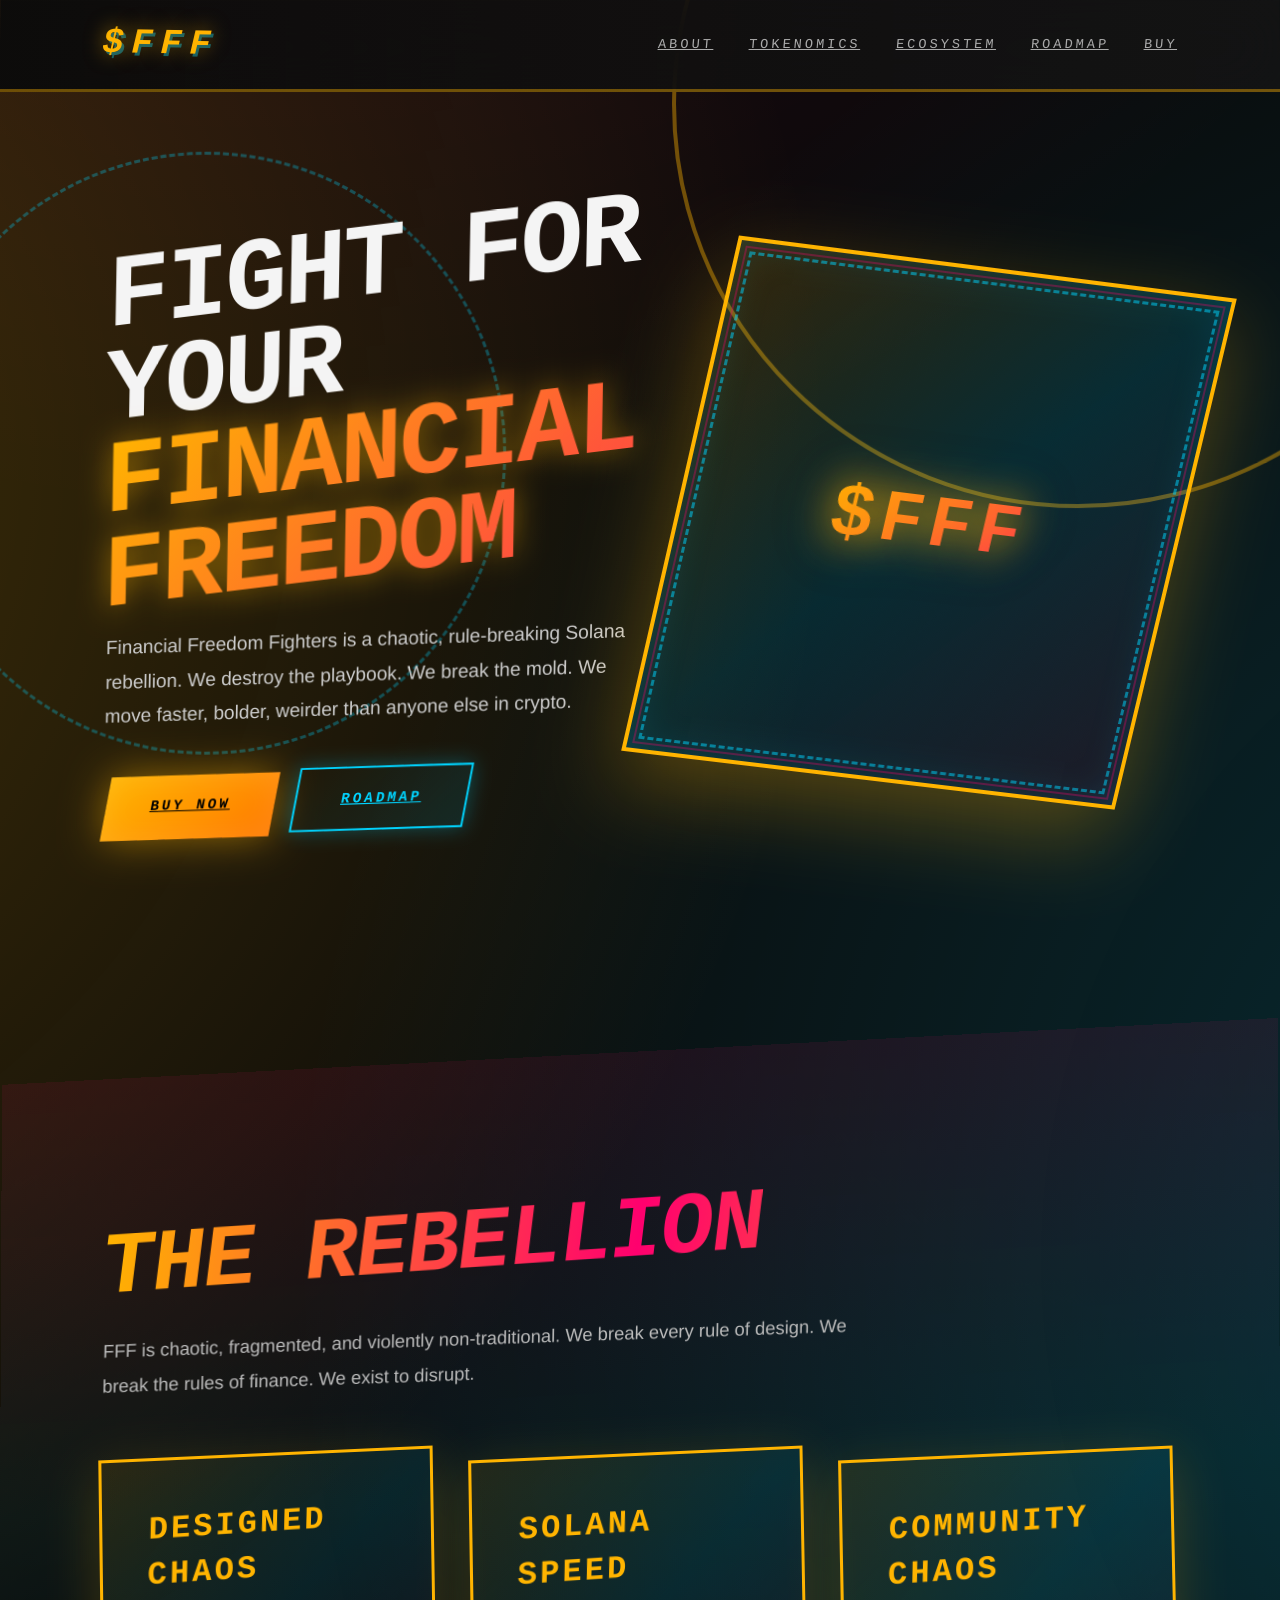
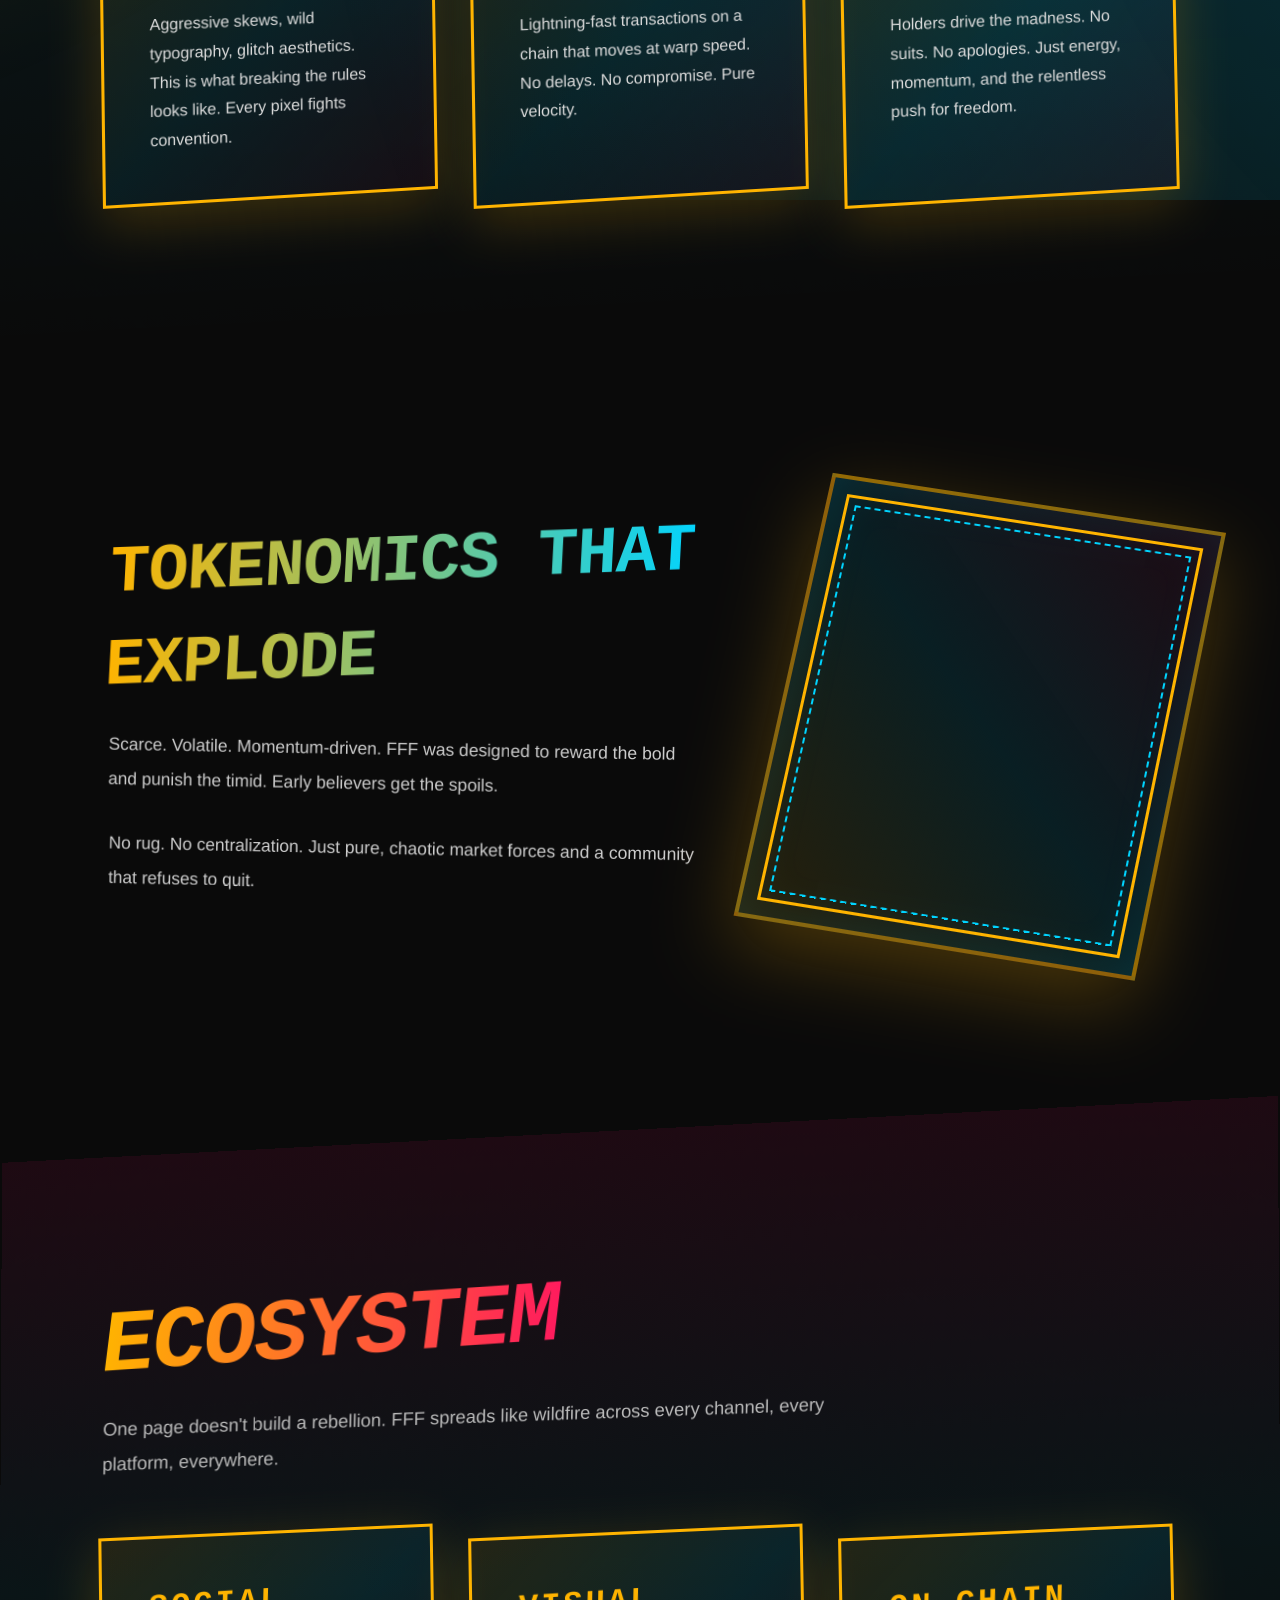
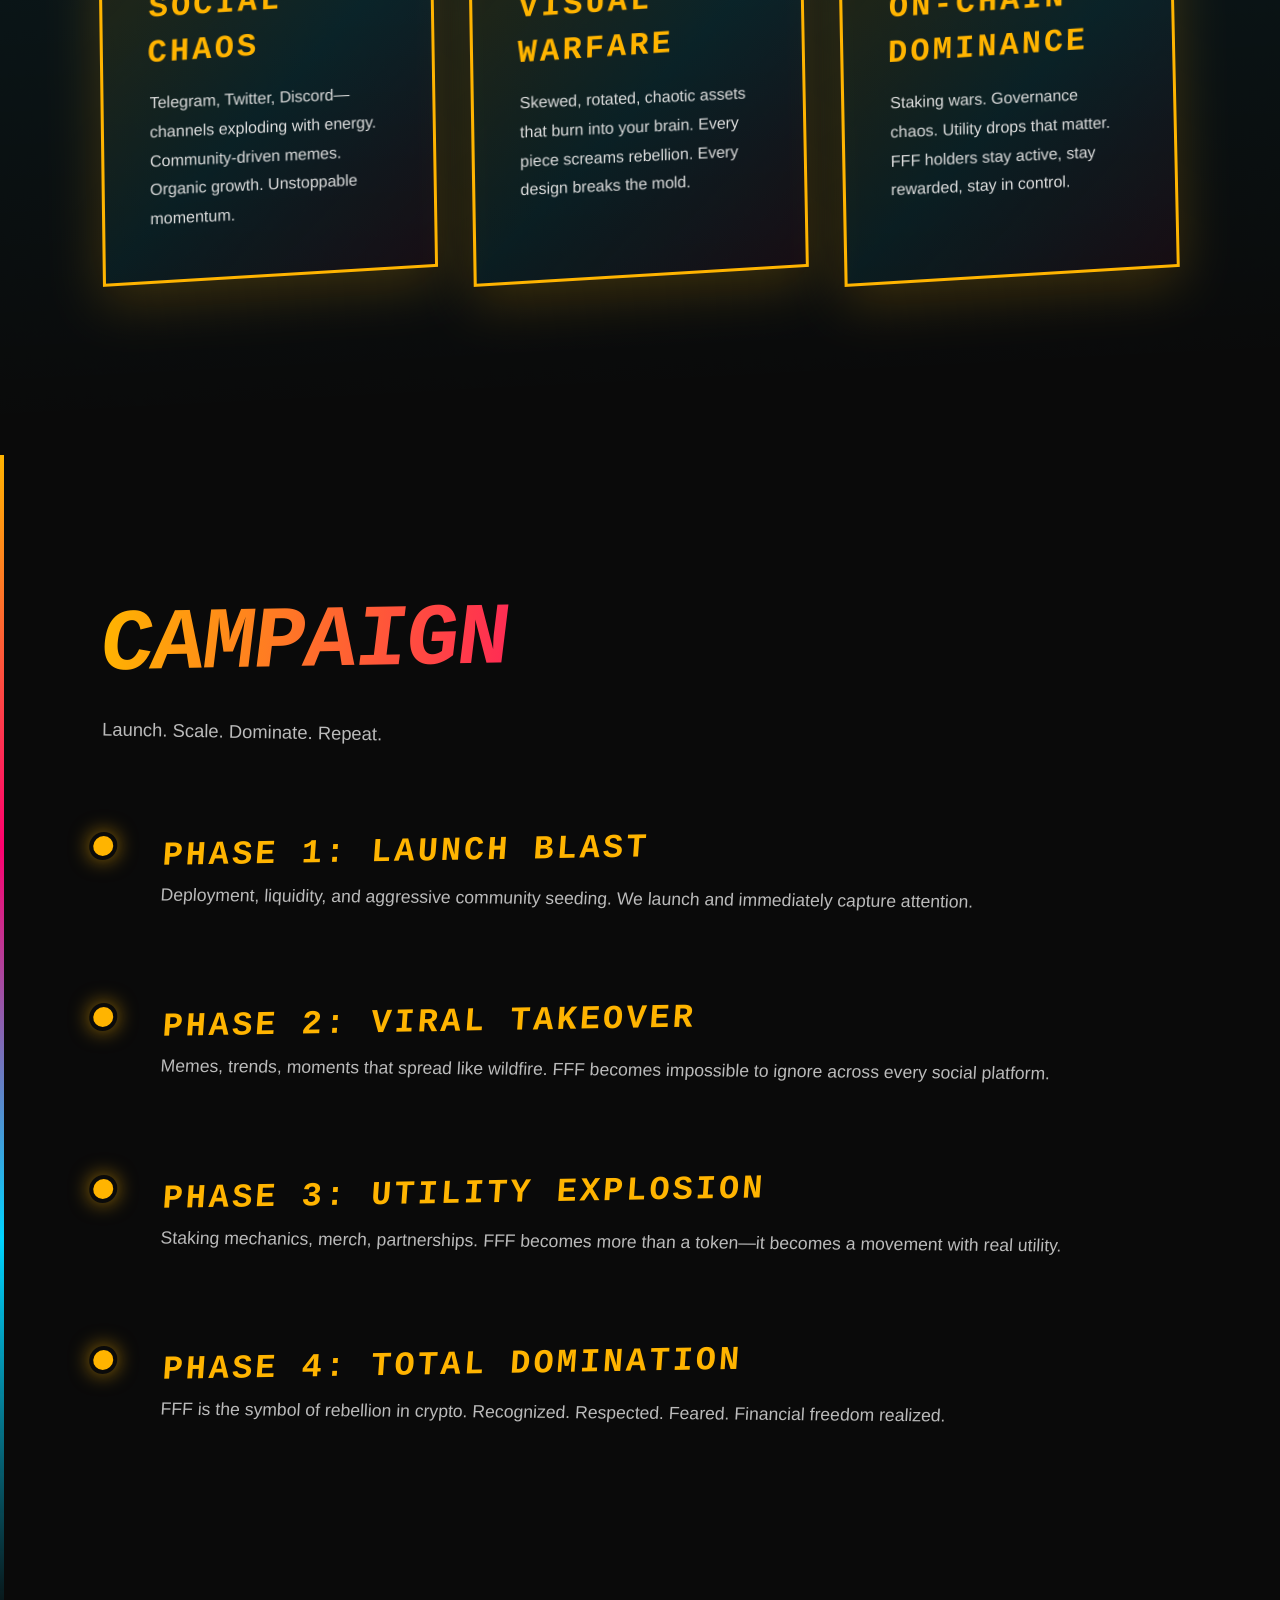
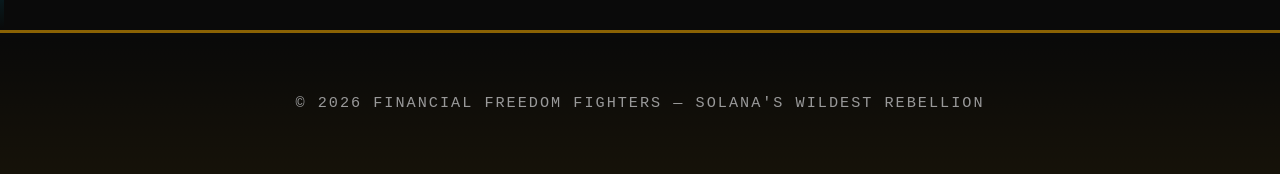
<file: index_3.html>
﻿<!DOCTYPE html>
<html lang="en">
<head>
  <meta charset="UTF-8" />
  <meta name="viewport" content="width=device-width, initial-scale=1.0" />
  <title>Financial Freedom Fighters | Solana Rebellion</title>

  <style>
    :root {
      --accent: #ffb400;
      --accent-dark: #ff7b00;
      --bg: #0a0a0a;
      --text: #f4f4f4;
      --cyan: #00d4ff;
      --magenta: #ff006e;
    }

    * {
      margin: 0;
      padding: 0;
      box-sizing: border-box;
    }

    html {
      scroll-behavior: smooth;
    }

    body {
      font-family: 'Courier New', monospace;
      background: var(--bg);
      color: var(--text);
      overflow-x: clip;
      line-height: 1.4;
      min-height: 100vh;
      display: flex;
      flex-direction: column;
      width: 100%;
      max-width: 100vw;
    }

    main {
      flex: 1;
    }

    body::before {
      content: '';
      position: fixed;
      width: 300%;
      height: 300%;
      top: -100%;
      left: -100%;
      background: 
        radial-gradient(circle at 20% 50%, rgba(255,180,0,0.25), transparent 40%),
        radial-gradient(circle at 80% 80%, rgba(0,212,255,0.2), transparent 40%),
        radial-gradient(circle at 40% 0%, rgba(255,0,110,0.15), transparent 40%);
      animation: gradShift 10s ease-in-out infinite;
      z-index: -1;
      pointer-events: none;
    }

    @keyframes gradShift {
      0%, 100% { transform: translate(0, 0) rotate(0deg); }
      50% { transform: translate(60px, -80px) rotate(5deg); }
    }

    nav {
      position: fixed;
      top: 0;
      left: 0;
      right: 0;
      padding: 20px 8%;
      display: flex;
      justify-content: space-between;
      align-items: center;
      z-index: 100;
      backdrop-filter: blur(30px);
      border-bottom: 3px solid rgba(255,180,0,0.4);
      gap: 40px;
      transform: perspective(1000px) rotateX(0.5deg);
      background: linear-gradient(90deg, rgba(10,10,10,0.95), rgba(20,20,20,0.8));
    }

    .logo-text {
      font-size: 2.2rem;
      font-weight: 900;
      letter-spacing: 8px;
      color: var(--accent);
      text-transform: uppercase;
      transform: skewX(-15deg) skewY(3deg) rotate(-2deg);
      animation: logoBounce 2s ease-in-out infinite;
      text-shadow: 0 0 20px rgba(255,180,0,0.6), 3px 3px 0 rgba(0,212,255,0.4);
    }

    @keyframes logoBounce {
      0%, 100% { transform: skewX(-15deg) skewY(3deg) rotate(-2deg) translateY(0); }
      50% { transform: skewX(-15deg) skewY(3deg) rotate(2deg) translateY(-5px); }
    }

    .menu {
      display: flex;
      gap: 35px;
      align-items: center;
    }

    .menu a {
      font-size: 0.85rem;
      color: #aaa;
      text-transform: uppercase;
      letter-spacing: 3px;
      transition: all 0.3s ease;
      position: relative;
      transform: skewX(-5deg);
    }

    .menu a:hover {
      color: var(--accent);
      transform: skewX(-5deg) rotate(3deg) scale(1.1);
      text-shadow: 0 0 15px rgba(255,180,0,0.8);
    }

    .hero {
      min-height: 110vh;
      padding: 140px 8% 80px;
      display: grid;
      grid-template-columns: 1fr 1.2fr;
      gap: 40px;
      align-items: center;
      position: relative;
      overflow: visible;
      transform: perspective(1500px) rotateY(-1deg);
    }

    .hero::before {
      content: '';
      position: absolute;
      width: 800px;
      height: 800px;
      border: 4px solid rgba(255,180,0,0.4);
      border-radius: 50%;
      top: -300px;
      right: -200px;
      animation: spinWild 15s linear infinite;
      filter: blur(0px);
    }

    .hero::after {
      content: '';
      position: absolute;
      width: 600px;
      height: 600px;
      border: 3px dashed rgba(0,212,255,0.3);
      border-radius: 50%;
      top: 150px;
      left: -100px;
      animation: spinReverse 20s linear infinite;
    }

    @keyframes spinWild {
      0% { transform: rotate(0deg) scale(1); }
      50% { transform: rotate(180deg) scale(1.05); }
      100% { transform: rotate(360deg) scale(1); }
    }

    @keyframes spinReverse {
      0% { transform: rotate(360deg) skewX(5deg); }
      100% { transform: rotate(0deg) skewX(5deg); }
    }

    .hero-left {
      position: relative;
      z-index: 2;
      transform: skewY(-3deg);
    }

    .hero h1 {
      font-size: 6.5rem;
      line-height: 0.9;
      text-transform: uppercase;
      margin-bottom: 30px;
      font-weight: 900;
      letter-spacing: -3px;
      transform: skewY(-3deg) skewX(-2deg) rotate(-1deg);
      animation: textGlitch 3s ease-in-out infinite;
    }

    @keyframes textGlitch {
      0% { transform: skewY(-3deg) skewX(-2deg) rotate(-1deg) translateX(0); }
      20% { transform: skewY(-3deg) skewX(-2deg) rotate(-1deg) translateX(3px); }
      40% { transform: skewY(-3deg) skewX(-2deg) rotate(-1deg) translateX(-2px); }
      60% { transform: skewY(-3deg) skewX(-2deg) rotate(-1deg) translateX(2px); }
      80% { transform: skewY(-3deg) skewX(-2deg) rotate(-1deg) translateX(-3px); }
      100% { transform: skewY(-3deg) skewX(-2deg) rotate(-1deg) translateX(0); }
    }

    .hero h1 span {
      color: var(--accent);
      background: linear-gradient(135deg, var(--accent), var(--magenta), var(--cyan));
      background-size: 300% 300%;
      -webkit-background-clip: text;
      -webkit-text-fill-color: transparent;
      display: inline-block;
      animation: gradientShift 4s ease-in-out infinite, textGlitch 3s ease-in-out infinite;
      filter: drop-shadow(0 0 15px rgba(255,180,0,0.5));
    }

    @keyframes gradientShift {
      0% { background-position: 0% 50%; }
      50% { background-position: 100% 50%; }
      100% { background-position: 0% 50%; }
    }

    .hero p {
      font-size: 1.2rem;
      line-height: 1.8;
      color: #ccc;
      margin-bottom: 40px;
      max-width: 550px;
      font-family: Arial, sans-serif;
      transform: rotate(1deg);
      animation: textWobble 2s ease-in-out infinite;
    }

    @keyframes textWobble {
      0%, 100% { transform: rotate(1deg) skewX(-1deg); }
      50% { transform: rotate(-1deg) skewX(1deg); }
    }

    .hero-buttons {
      display: flex;
      gap: 20px;
      flex-wrap: wrap;
    }

    .btn {
      padding: 20px 45px;
      border-radius: 0;
      font-weight: 900;
      text-transform: uppercase;
      letter-spacing: 3px;
      cursor: pointer;
      transition: all 0.3s ease;
      border: none;
      font-size: 0.9rem;
      position: relative;
      overflow: hidden;
      transform: skewX(-10deg) rotate(1deg);
      animation: buttonFloat 2.5s ease-in-out infinite;
    }

    @keyframes buttonFloat {
      0%, 100% { transform: skewX(-10deg) rotate(1deg) translateY(0); }
      50% { transform: skewX(-10deg) rotate(1deg) translateY(-8px); }
    }

    .btn::before {
      content: '';
      position: absolute;
      inset: 0;
      background: linear-gradient(45deg, transparent 20%, rgba(255,255,255,0.5), transparent 80%);
      transform: translateX(-150%);
      transition: transform 0.5s;
    }

    .btn:hover::before {
      transform: translateX(150%);
    }

    .btn-primary {
      background: linear-gradient(135deg, var(--accent), var(--accent-dark), var(--magenta));
      background-size: 200% 200%;
      color: #000;
      box-shadow: 0 0 40px rgba(255,180,0,0.5), inset 0 0 30px rgba(255,255,255,0.1);
      animation: buttonFloat 2.5s ease-in-out infinite, gradientFlow 3s ease-in-out infinite;
    }

    @keyframes gradientFlow {
      0% { background-position: 0% 50%; }
      50% { background-position: 100% 50%; }
      100% { background-position: 0% 50%; }
    }

    .btn-primary:hover {
      transform: skewX(-10deg) rotate(1deg) translate(-5px, -15px) scale(1.05);
      box-shadow: 0 20px 60px rgba(255,180,0,0.8), inset 0 0 40px rgba(255,255,255,0.2);
    }

    .btn-secondary {
      background: linear-gradient(135deg, transparent, rgba(0,212,255,0.1));
      color: var(--cyan);
      border: 2px solid var(--cyan);
      box-shadow: 0 0 20px rgba(0,212,255,0.3);
    }

    .btn-secondary:hover {
      background: var(--cyan);
      color: #000;
      transform: skewX(-10deg) rotate(1deg) translate(8px, -10px) scale(1.05);
      box-shadow: 0 20px 50px rgba(0,212,255,0.6);
    }

    .hero-right {
      position: relative;
      z-index: 3;
      transform: perspective(800px) rotateY(5deg) rotateX(-2deg);
    }

    .hero-art {
      width: 100%;
      height: 520px;
      background: linear-gradient(135deg, rgba(255,180,0,0.15), rgba(0,212,255,0.12), rgba(255,0,110,0.08));
      border: 4px solid var(--accent);
      display: grid;
      place-items: center;
      transform: rotate(5deg) skewX(-8deg) skewY(2deg) perspective(600px) rotateY(-3deg);
      position: relative;
      overflow: hidden;
      box-shadow: 0 30px 80px rgba(255,180,0,0.3), inset 0 0 40px rgba(0,212,255,0.15);
      animation: artPulse 3s ease-in-out infinite;
    }

    @keyframes artPulse {
      0%, 100% { transform: rotate(5deg) skewX(-8deg) skewY(2deg) scale(1); }
      50% { transform: rotate(5deg) skewX(-8deg) skewY(2deg) scale(1.02); }
    }

    .hero-art::before {
      content: '';
      position: absolute;
      inset: 10px;
      border: 3px dashed rgba(0,212,255,0.5);
      animation: borderRace 2s linear infinite;
    }

    .hero-art::after {
      content: '';
      position: absolute;
      inset: 5px;
      border: 2px solid rgba(255,0,110,0.3);
      animation: borderCounter 2.5s linear infinite reverse;
    }

    @keyframes borderRace {
      0% { transform: translate(0, 0); }
      25% { transform: translate(8px, 0); }
      50% { transform: translate(8px, 8px); }
      75% { transform: translate(0, 8px); }
      100% { transform: translate(0, 0); }
    }

    @keyframes borderCounter {
      0% { transform: translate(0, 0) rotate(0deg); }
      100% { transform: translate(-8px, -8px) rotate(360deg); }
    }

    .hero-art-text {
      text-align: center;
      z-index: 1;
      font-size: 4.5rem;
      font-weight: 900;
      background: linear-gradient(135deg, var(--accent), var(--magenta), var(--cyan), var(--accent-dark));
      background-size: 400% 400%;
      -webkit-background-clip: text;
      -webkit-text-fill-color: transparent;
      text-transform: uppercase;
      letter-spacing: 6px;
      animation: textFlash 2s ease-in-out infinite;
      filter: drop-shadow(0 0 20px rgba(255,180,0,0.6));
      text-shadow: 0 0 40px rgba(255,180,0,0.5);
    }

    @keyframes textFlash {
      0%, 100% { opacity: 1; transform: scale(1) rotate(0deg); }
      50% { opacity: 0.85; transform: scale(1.05) rotate(2deg); }
    }

    section {
      padding: 120px 8%;
      position: relative;
      overflow: visible;
    }

    .section-alt {
      background: linear-gradient(180deg, rgba(255,0,110,0.08), rgba(0,212,255,0.05), transparent);
      transform: skewY(-3deg) perspective(1200px) rotateX(0.5deg);
      margin: 60px 0;
    }

    .section-alt > * {
      transform: skewY(3deg);
    }

    .section-title {
      font-size: 5.5rem;
      text-transform: uppercase;
      margin-bottom: 20px;
      font-weight: 900;
      letter-spacing: -2px;
      background: linear-gradient(90deg, var(--accent), var(--magenta), var(--accent));
      -webkit-background-clip: text;
      -webkit-text-fill-color: transparent;
      transform: skewX(-8deg) rotate(-1deg);
      animation: titleBounce 2s ease-in-out infinite;
    }

    @keyframes titleBounce {
      0%, 100% { transform: skewX(-8deg) rotate(-1deg) translateY(0); }
      50% { transform: skewX(-8deg) rotate(-1deg) translateY(-8px); }
    }

    .section-subtitle {
      font-size: 1.15rem;
      color: #bbb;
      max-width: 750px;
      margin-bottom: 70px;
      line-height: 1.9;
      font-family: Arial, sans-serif;
      transform: rotate(1deg);
    }

    .grid-bold {
      display: grid;
      grid-template-columns: repeat(auto-fit, minmax(300px, 1fr));
      gap: 35px;
    }

    .card-bold {
      background: linear-gradient(135deg, rgba(255,180,0,0.1), rgba(0,212,255,0.08), rgba(255,0,110,0.05));
      border: 3px solid var(--accent);
      padding: 45px;
      transform: rotate(-3deg) skewX(-2deg) perspective(800px) rotateY(2deg);
      transition: all 0.4s ease;
      position: relative;
      overflow: hidden;
      box-shadow: 0 15px 50px rgba(255,180,0,0.2);
      animation: cardTilt 3s ease-in-out infinite;
    }

    @keyframes cardTilt {
      0%, 100% { transform: rotate(-3deg) skewX(-2deg) perspective(800px) rotateY(2deg); }
      50% { transform: rotate(-3deg) skewX(-2deg) perspective(800px) rotateY(-2deg); }
    }

    .card-bold::before {
      content: '';
      position: absolute;
      inset: 0;
      background: linear-gradient(135deg, rgba(0,212,255,0.2), transparent);
      opacity: 0;
      animation: cardGlow 2s ease-in-out infinite;
    }

    @keyframes cardGlow {
      0%, 100% { opacity: 0; }
      50% { opacity: 0.3; }
    }

    .card-bold:hover {
      transform: rotate(2deg) skewX(-2deg) perspective(800px) rotateY(0deg) translate(-8px, -18px) scale(1.08);
      box-shadow: 0 30px 80px rgba(255,180,0,0.5);
      border-color: var(--magenta);
    }

    .card-bold h3 {
      font-size: 2rem;
      color: var(--accent);
      margin-bottom: 15px;
      text-transform: uppercase;
      letter-spacing: 3px;
      transform: skewX(-3deg) rotate(-1deg);
      animation: cardTitleBounce 2.5s ease-in-out infinite;
    }

    @keyframes cardTitleBounce {
      0%, 100% { transform: skewX(-3deg) rotate(-1deg); }
      50% { transform: skewX(-3deg) rotate(1deg) translateY(-4px); }
    }

    .card-bold p {
      color: #ddd;
      line-height: 1.8;
      font-family: Arial, sans-serif;
      transform: rotate(0.5deg);
    }

    .split-section {
      display: grid;
      grid-template-columns: 1.2fr 0.8fr;
      gap: 80px;
      align-items: center;
      transform: perspective(1200px) rotateY(-1.5deg);
    }

    .split-text h2 {
      font-size: 4.2rem;
      text-transform: uppercase;
      margin-bottom: 30px;
      background: linear-gradient(90deg, var(--accent), var(--cyan));
      -webkit-background-clip: text;
      -webkit-text-fill-color: transparent;
      font-weight: 900;
      letter-spacing: -1px;
      transform: skewX(-5deg) rotate(-2deg);
      animation: titleFloat 3s ease-in-out infinite;
    }

    @keyframes titleFloat {
      0%, 100% { transform: skewX(-5deg) rotate(-2deg) translateY(0); }
      50% { transform: skewX(-5deg) rotate(-2deg) translateY(-10px); }
    }

    .split-text p {
      font-size: 1.1rem;
      color: #ccc;
      line-height: 2;
      margin-bottom: 30px;
      font-family: Arial, sans-serif;
      transform: rotate(1deg);
    }

    .split-art {
      background: linear-gradient(45deg, rgba(255,180,0,0.12), rgba(0,212,255,0.1), rgba(255,0,110,0.08));
      border: 4px solid rgba(255,180,0,0.5);
      min-height: 450px;
      display: grid;
      place-items: center;
      transform: rotate(6deg) skewX(-6deg) skewY(3deg) perspective(1000px) rotateX(3deg);
      position: relative;
      box-shadow: 0 25px 75px rgba(255,180,0,0.25), inset 0 0 50px rgba(0,212,255,0.1);
      animation: artFloat 3s ease-in-out infinite;
    }

    @keyframes artFloat {
      0%, 100% { transform: rotate(6deg) skewX(-6deg) skewY(3deg) perspective(1000px) rotateX(3deg) translateY(0); }
      50% { transform: rotate(6deg) skewX(-6deg) skewY(3deg) perspective(1000px) rotateX(3deg) translateY(-15px); }
    }

    .split-art::before {
      content: '';
      position: absolute;
      inset: 15px;
      border: 3px solid var(--accent);
      animation: borderSpinMad 2s linear infinite;
    }

    .split-art::after {
      content: '';
      position: absolute;
      inset: 25px;
      border: 2px dashed var(--cyan);
      animation: borderSpinMad 2.5s linear infinite reverse;
    }

    @keyframes borderSpinMad {
      0% { transform: rotate(0deg) scale(1); }
      50% { transform: rotate(180deg) scale(1.05); }
      100% { transform: rotate(360deg) scale(1); }
    }

    .roadmap-track {
      position: relative;
      padding: 100px 0;
    }

    .roadmap-track::before {
      content: '';
      position: absolute;
      left: 0;
      top: 0;
      bottom: 0;
      width: 4px;
      background: linear-gradient(180deg, var(--accent), var(--magenta), var(--cyan), transparent);
      animation: lineGrow 4s ease-in-out infinite;
    }

    @keyframes lineGrow {
      0%, 100% { height: 100%; }
      50% { height: 80%; }
    }

    .roadmap-item {
      margin-left: 60px;
      margin-bottom: 80px;
      position: relative;
      transform: skewX(-3deg);
      animation: itemSlide 3s ease-in-out infinite;
    }

    @keyframes itemSlide {
      0%, 100% { transform: skewX(-3deg) translateX(0); }
      50% { transform: skewX(-3deg) translateX(8px); }
    }

    .roadmap-item::before {
      content: '';
      position: absolute;
      left: -74px;
      top: 8px;
      width: 20px;
      height: 20px;
      background: var(--accent);
      border: 4px solid var(--bg);
      border-radius: 50%;
      box-shadow: 0 0 20px rgba(255,180,0,0.6);
      animation: dotPulse 1.5s ease-in-out infinite;
    }

    @keyframes dotPulse {
      0%, 100% { transform: scale(1); box-shadow: 0 0 20px rgba(255,180,0,0.6); }
      50% { transform: scale(1.4); box-shadow: 0 0 40px rgba(255,180,0,0.9); }
    }

    .roadmap-item h4 {
      font-size: 2.1rem;
      color: var(--accent);
      text-transform: uppercase;
      margin-bottom: 12px;
      letter-spacing: 3px;
      transform: skewX(-2deg) rotate(-1deg);
    }

    .roadmap-item p {
      color: #bbb;
      font-size: 1.1rem;
      line-height: 1.85;
      font-family: Arial, sans-serif;
      transform: rotate(0.5deg);
    }

    footer {
      padding: 60px 8%;
      text-align: center;
      border-top: 3px solid rgba(255,180,0,0.5);
      color: #999;
      font-size: 0.95rem;
      letter-spacing: 2px;
      text-transform: uppercase;
      background: linear-gradient(180deg, rgba(0,0,0,0), rgba(255,180,0,0.05));
      transform: none;
      margin-top: auto;
    }

    @media (max-width: 1024px) {
      .hero {
        grid-template-columns: 1fr;
        gap: 40px;
      }

      .hero h1 {
        font-size: 4rem;
      }

      .hero-art-text {
        font-size: 3rem;
      }

      .split-section {
        grid-template-columns: 1fr;
      }

      .split-text h2 {
        font-size: 3rem;
      }

      .section-title {
        font-size: 3.5rem;
      }

      .logo-text {
        font-size: 1.6rem;
      }
    }

    @media (max-width: 768px) {
      html, body {
        width: 100%;
        max-width: 100vw;
        overflow-x: clip;
      }

      * {
        max-width: 100%;
      }

      nav {
        position: sticky;
        top: 0;
        flex-direction: column;
        padding: 14px 4%;
        gap: 10px;
        align-items: center;
        width: 100%;
        max-width: 100%;
      }

      .menu {
        justify-content: center;
        flex-wrap: wrap;
        gap: 8px 10px;
        width: 100%;
      }

      .menu a {
        font-size: 0.68rem;
        letter-spacing: 1px;
        white-space: nowrap;
      }

      .hero {
        min-height: auto;
        padding: 110px 6% 50px;
        gap: 28px;
        transform: none;
        width: 100%;
        max-width: 100%;
        overflow: hidden;
      }

      .hero::before,
      .hero::after {
        display: none;
      }

      .hero h1 {
        font-size: 2.4rem;
        line-height: 1.05;
        margin-bottom: 18px;
        transform: none;
      }

      .hero p {
        font-size: 1rem;
        margin-bottom: 24px;
        transform: none;
      }

      .hero-art {
        height: 280px;
        transform: none;
      }

      .hero-art-text {
        font-size: 1.8rem;
        letter-spacing: 3px;
        transform: none;
      }

      .btn {
        padding: 14px 24px;
        font-size: 0.75rem;
        letter-spacing: 1.5px;
        transform: none;
        animation: none;
      }

      .btn:hover,
      .btn-primary:hover,
      .btn-secondary:hover {
        transform: none;
      }

      .grid-bold {
        grid-template-columns: 1fr;
        gap: 20px;
      }

      section {
        padding: 70px 6%;
      }

      .section-title {
        font-size: 2rem;
        margin-bottom: 14px;
        transform: none;
        max-width: 100%;
        word-break: break-word;
      }

      .section-subtitle {
        font-size: 0.95rem;
        margin-bottom: 32px;
        transform: none;
      }

      .card-bold {
        padding: 24px;
        transform: none;
        animation: none;
      }

      .card-bold h3 {
        font-size: 1.4rem;
        transform: none;
      }

      .card-bold p {
        font-size: 0.95rem;
        transform: none;
      }

      .split-section {
        gap: 30px;
        transform: none;
      }

      .split-text h2 {
        font-size: 2rem;
        transform: none;
      }

      .split-text p {
        font-size: 0.95rem;
        margin-bottom: 18px;
        transform: none;
      }

      .split-art {
        min-height: 240px;
        transform: none;
      }

      .roadmap-track {
        padding: 70px 6%;
      }

      .roadmap-item {
        margin-left: 30px;
        margin-bottom: 40px;
        transform: none;
      }

      .roadmap-item::before {
        left: -38px;
      }

      .roadmap-item h4 {
        font-size: 1.3rem;
        transform: none;
      }

      .roadmap-item p {
        font-size: 0.95rem;
        transform: none;
      }

      footer {
        padding: 40px 6%;
        font-size: 0.8rem;
        line-height: 1.6;
      }

      .logo-text {
        font-size: 1.3rem;
        letter-spacing: 4px;
        transform: none;
      }
    }
  </style>
</head>

<body>
  <nav>
    <div class="logo-text">$FFF</div>
    <div class="menu">
      <a href="#about">About</a>
      <a href="#tokenomics">Tokenomics</a>
      <a href="#ecosystem">Ecosystem</a>
      <a href="#roadmap">Roadmap</a>
      <a href="https://pump.fun/" target="_blank">Buy</a>
    </div>
  </nav>

  <main>
    <section class="hero">
      <div class="hero-left">
        <h1>Fight For Your<br /><span>Financial Freedom</span></h1>
        <p>Financial Freedom Fighters is a chaotic, rule-breaking Solana rebellion. We destroy the playbook. We break the mold. We move faster, bolder, weirder than anyone else in crypto.</p>
        <div class="hero-buttons">
          <a href="https://pump.fun/" target="_blank" class="btn btn-primary">Buy Now</a>
          <a href="#roadmap" class="btn btn-secondary">Roadmap</a>
        </div>
      </div>

      <div class="hero-right">
        <div class="hero-art">
          <div class="hero-art-text">$FFF</div>
        </div>
      </div>
    </section>

    <section id="about" class="section-alt">
      <h2 class="section-title">The Rebellion</h2>
      <p class="section-subtitle">FFF is chaotic, fragmented, and violently non-traditional. We break every rule of design. We break the rules of finance. We exist to disrupt.</p>
      <div class="grid-bold">
        <div class="card-bold">
          <h3>Designed Chaos</h3>
          <p>Aggressive skews, wild typography, glitch aesthetics. This is what breaking the rules looks like. Every pixel fights convention.</p>
        </div>
        <div class="card-bold">
          <h3>Solana Speed</h3>
          <p>Lightning-fast transactions on a chain that moves at warp speed. No delays. No compromise. Pure velocity.</p>
        </div>
        <div class="card-bold">
          <h3>Community Chaos</h3>
          <p>Holders drive the madness. No suits. No apologies. Just energy, momentum, and the relentless push for freedom.</p>
        </div>
      </div>
    </section>

    <section class="split-section" style="padding: 120px 8%;">
      <div class="split-text">
        <h2>Tokenomics That Explode</h2>
        <p>Scarce. Volatile. Momentum-driven. FFF was designed to reward the bold and punish the timid. Early believers get the spoils.</p>
        <p>No rug. No centralization. Just pure, chaotic market forces and a community that refuses to quit.</p>
      </div>
      <div class="split-art"></div>
    </section>

    <section id="ecosystem" class="section-alt">
      <h2 class="section-title">Ecosystem</h2>
      <p class="section-subtitle">One page doesn't build a rebellion. FFF spreads like wildfire across every channel, every platform, everywhere.</p>
      <div class="grid-bold">
        <div class="card-bold">
          <h3>Social Chaos</h3>
          <p>Telegram, Twitter, Discord—channels exploding with energy. Community-driven memes. Organic growth. Unstoppable momentum.</p>
        </div>
        <div class="card-bold">
          <h3>Visual Warfare</h3>
          <p>Skewed, rotated, chaotic assets that burn into your brain. Every piece screams rebellion. Every design breaks the mold.</p>
        </div>
        <div class="card-bold">
          <h3>On-Chain Dominance</h3>
          <p>Staking wars. Governance chaos. Utility drops that matter. FFF holders stay active, stay rewarded, stay in control.</p>
        </div>
      </div>
    </section>

    <section id="roadmap" class="roadmap-track" style="padding: 120px 8%;">
      <h2 class="section-title">Campaign</h2>
      <p class="section-subtitle">Launch. Scale. Dominate. Repeat.</p>
      
      <div class="roadmap-item">
        <h4>Phase 1: Launch Blast</h4>
        <p>Deployment, liquidity, and aggressive community seeding. We launch and immediately capture attention.</p>
      </div>

      <div class="roadmap-item">
        <h4>Phase 2: Viral Takeover</h4>
        <p>Memes, trends, moments that spread like wildfire. FFF becomes impossible to ignore across every social platform.</p>
      </div>

      <div class="roadmap-item">
        <h4>Phase 3: Utility Explosion</h4>
        <p>Staking mechanics, merch, partnerships. FFF becomes more than a token—it becomes a movement with real utility.</p>
      </div>

      <div class="roadmap-item">
        <h4>Phase 4: Total Domination</h4>
        <p>FFF is the symbol of rebellion in crypto. Recognized. Respected. Feared. Financial freedom realized.</p>
      </div>
    </section>
  </main>

  <footer>
    © 2026 Financial Freedom Fighters — Solana's Wildest Rebellion
  </footer>
</body>
</html>
</file>
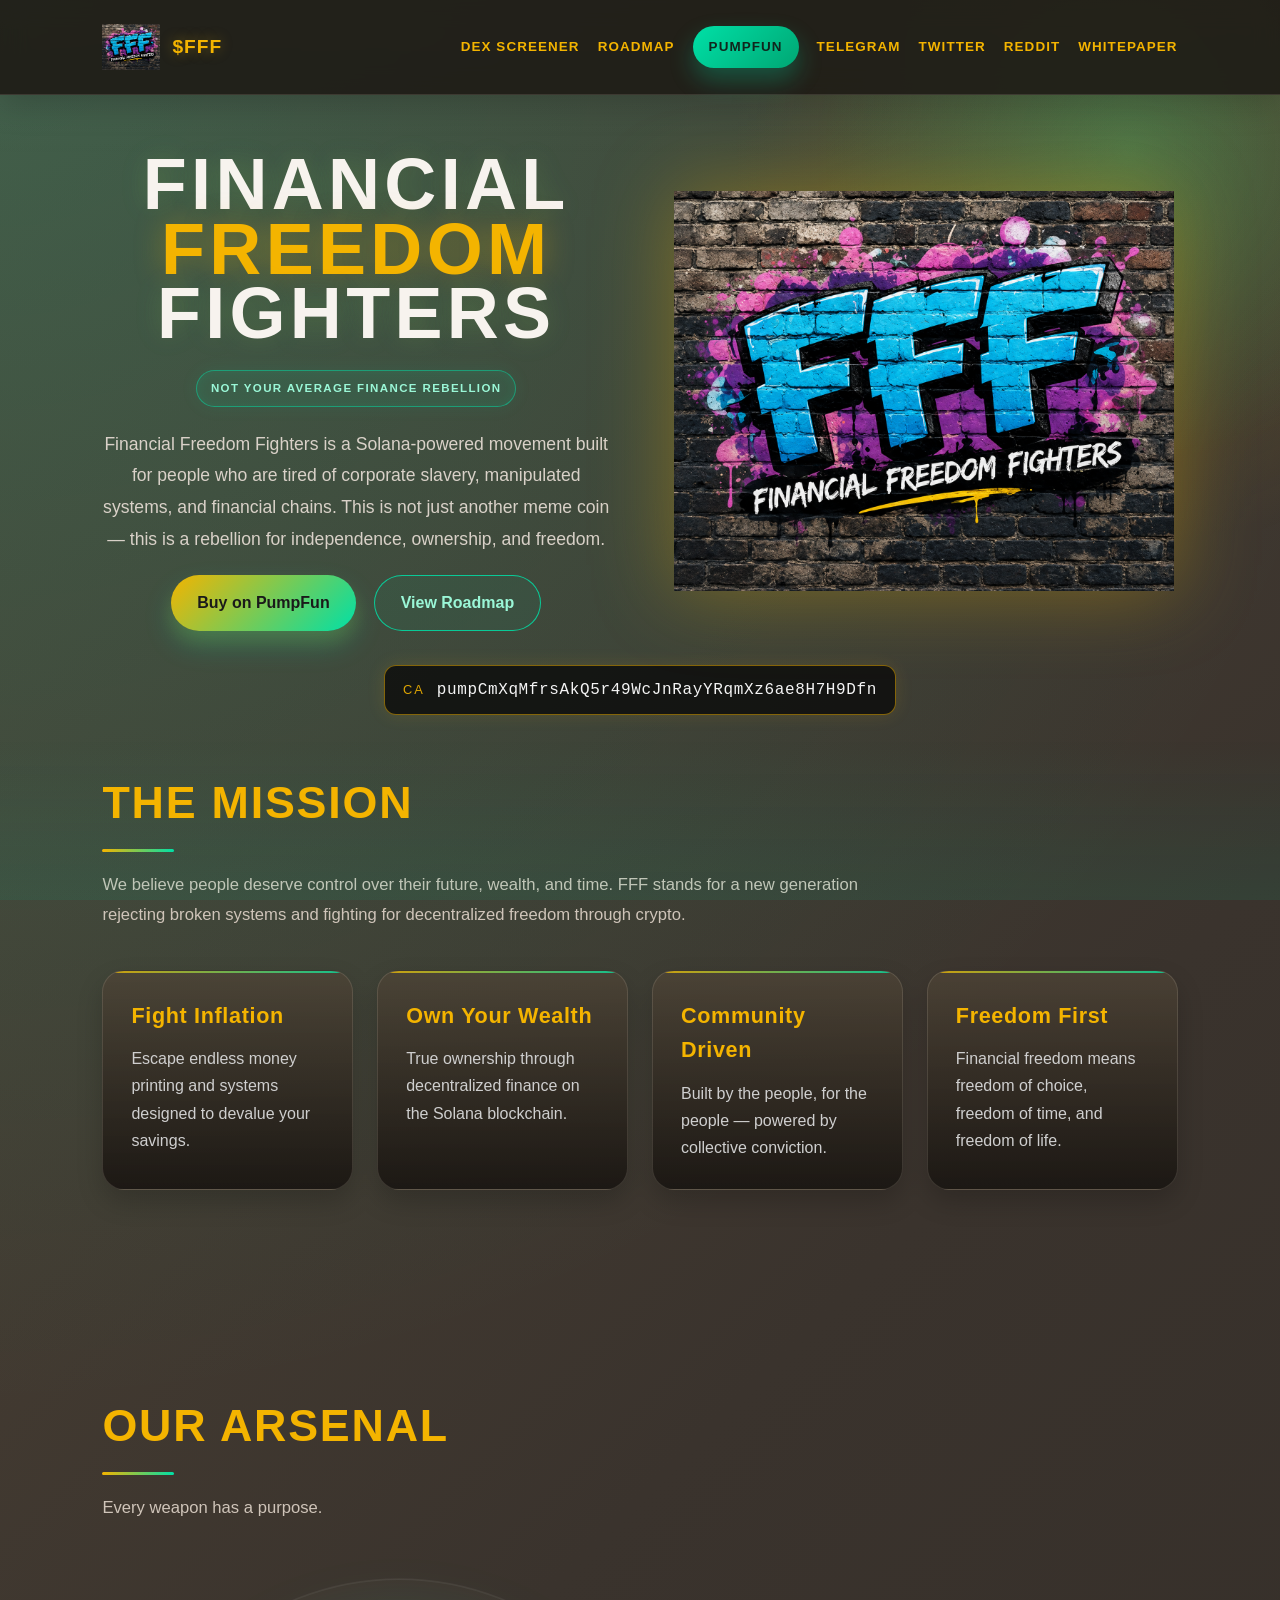
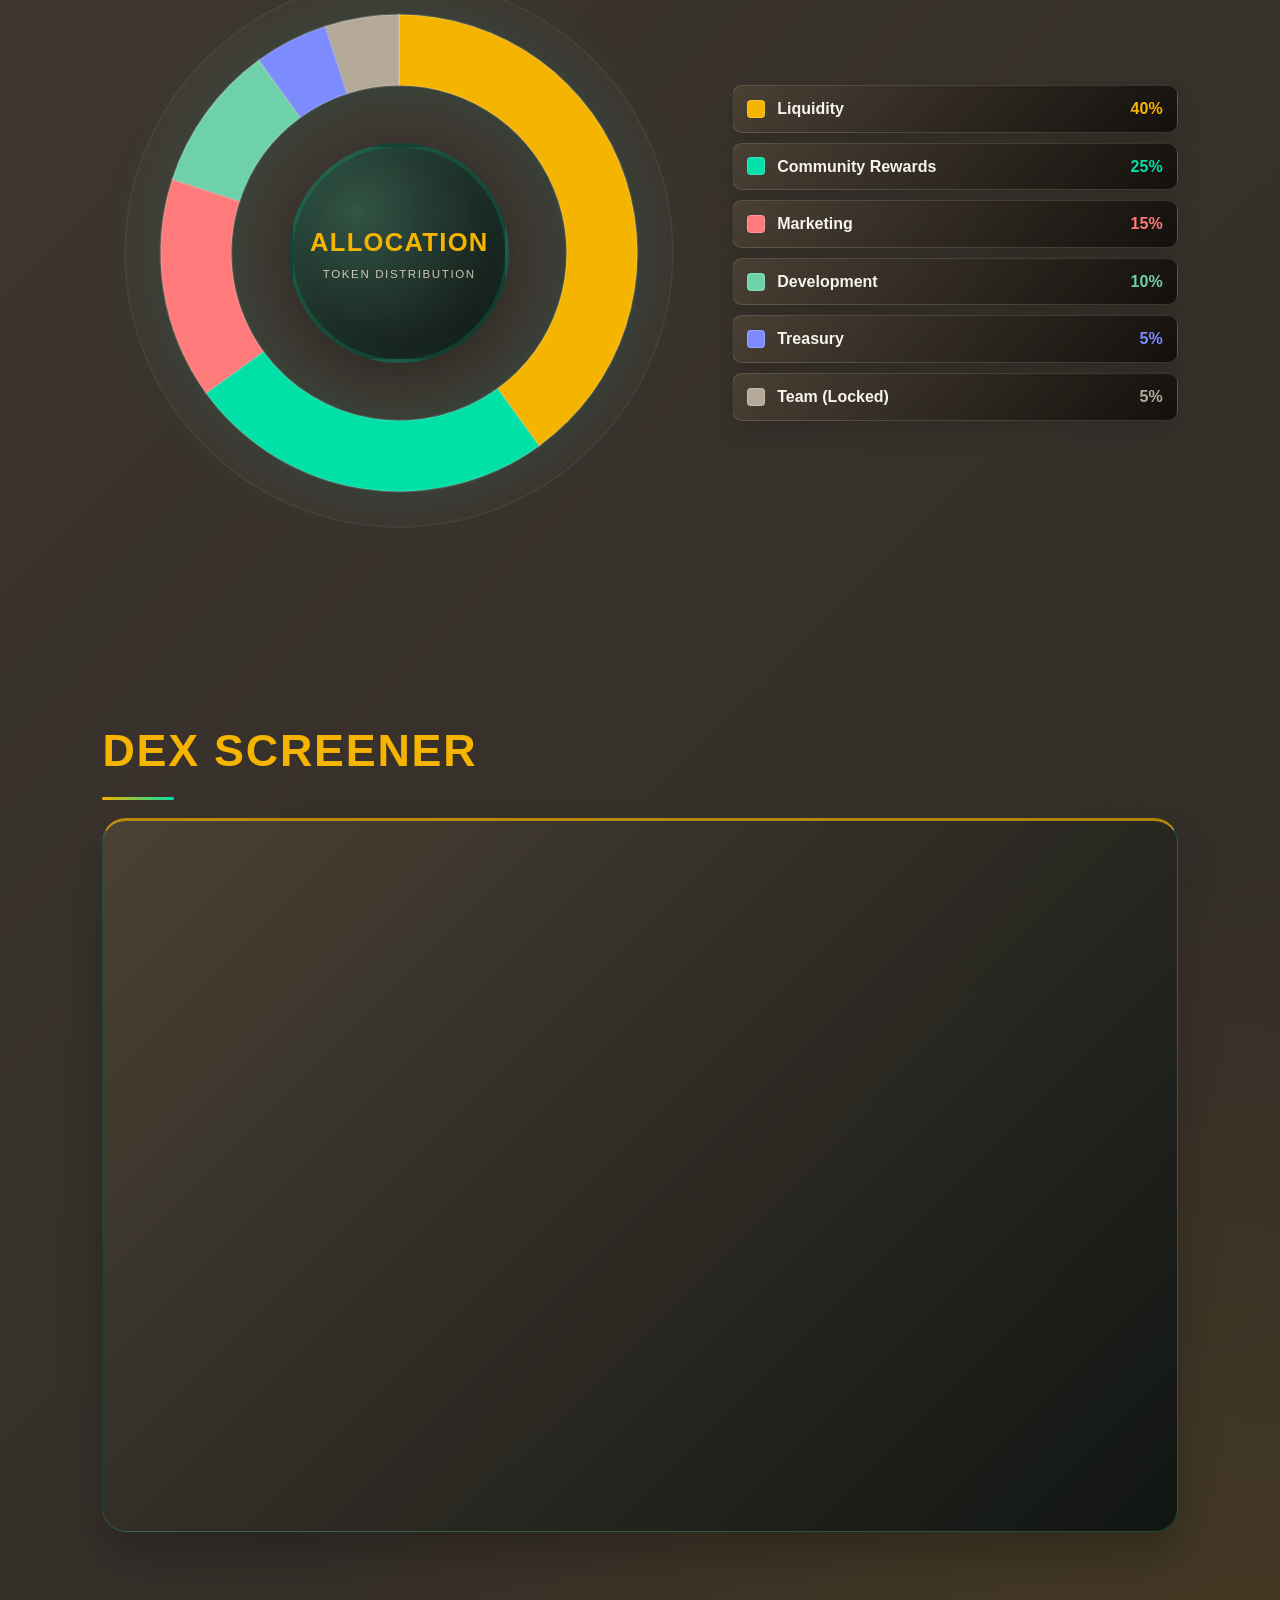
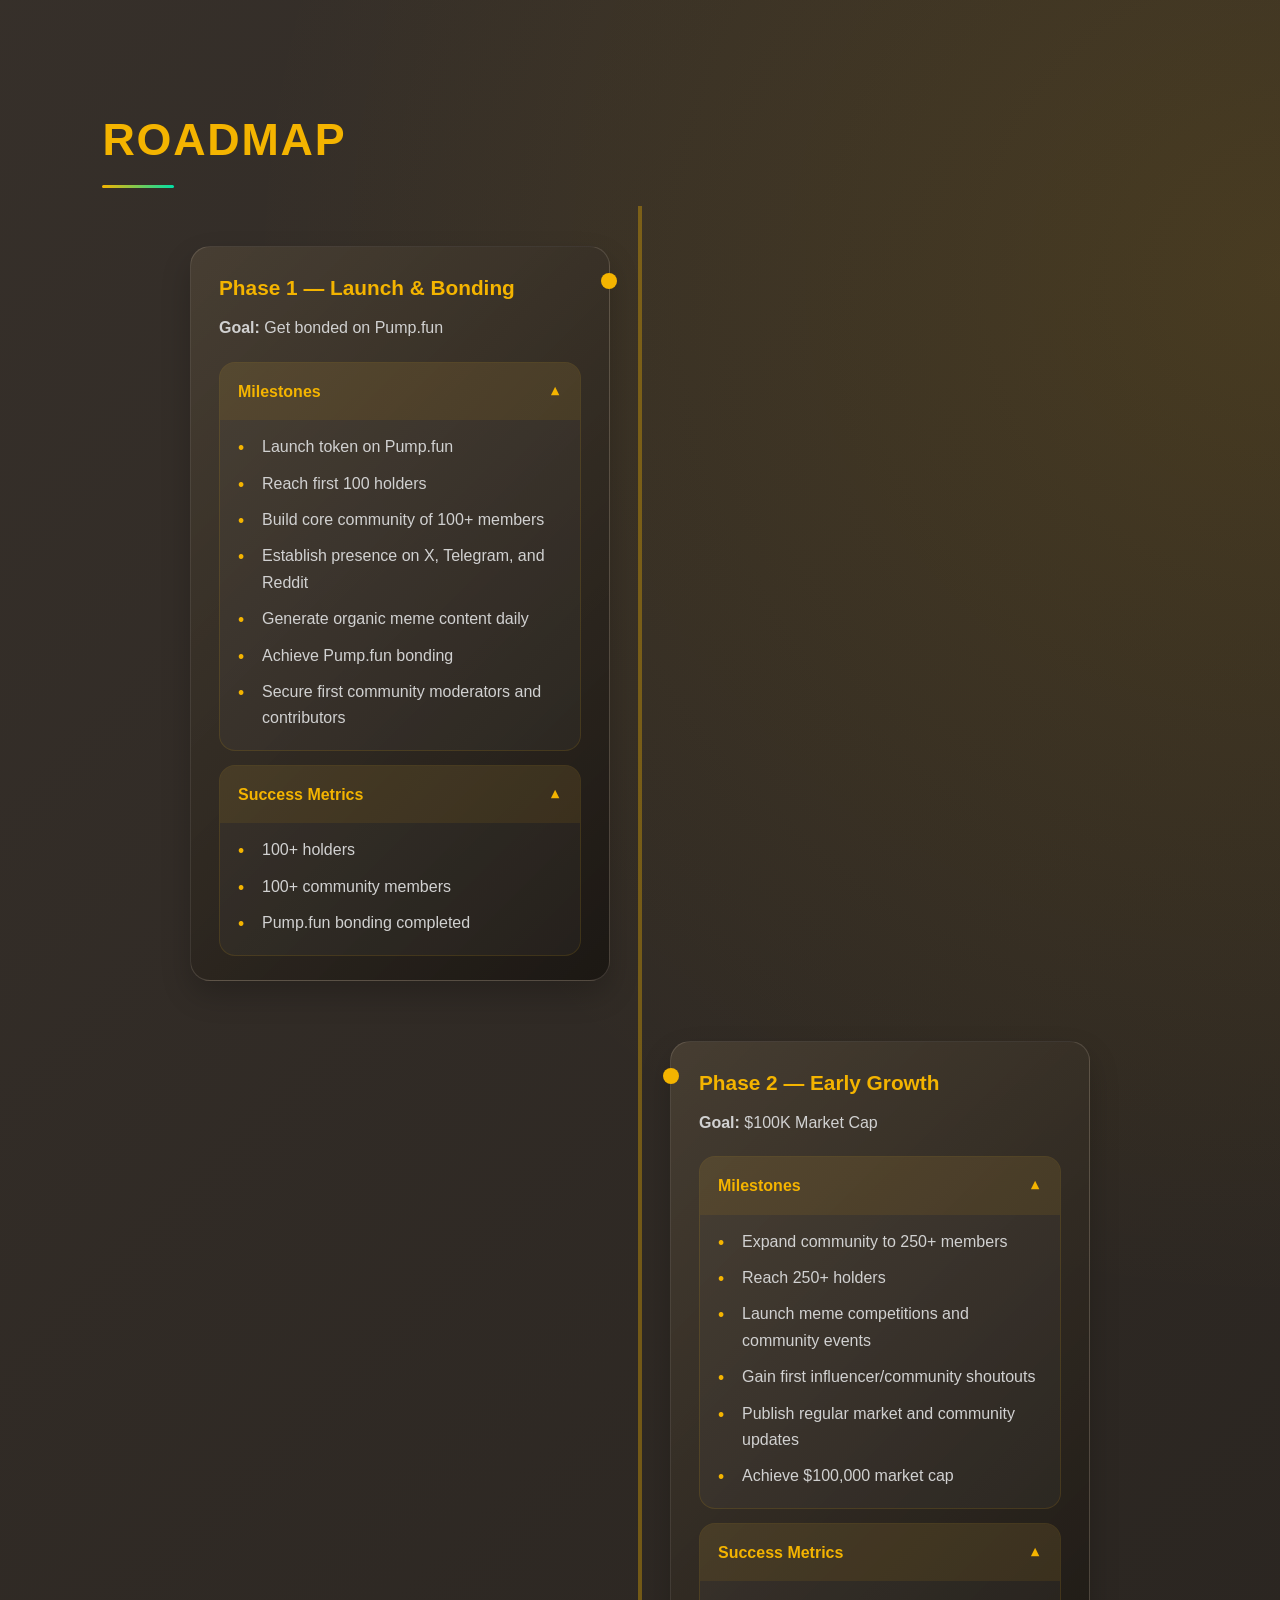
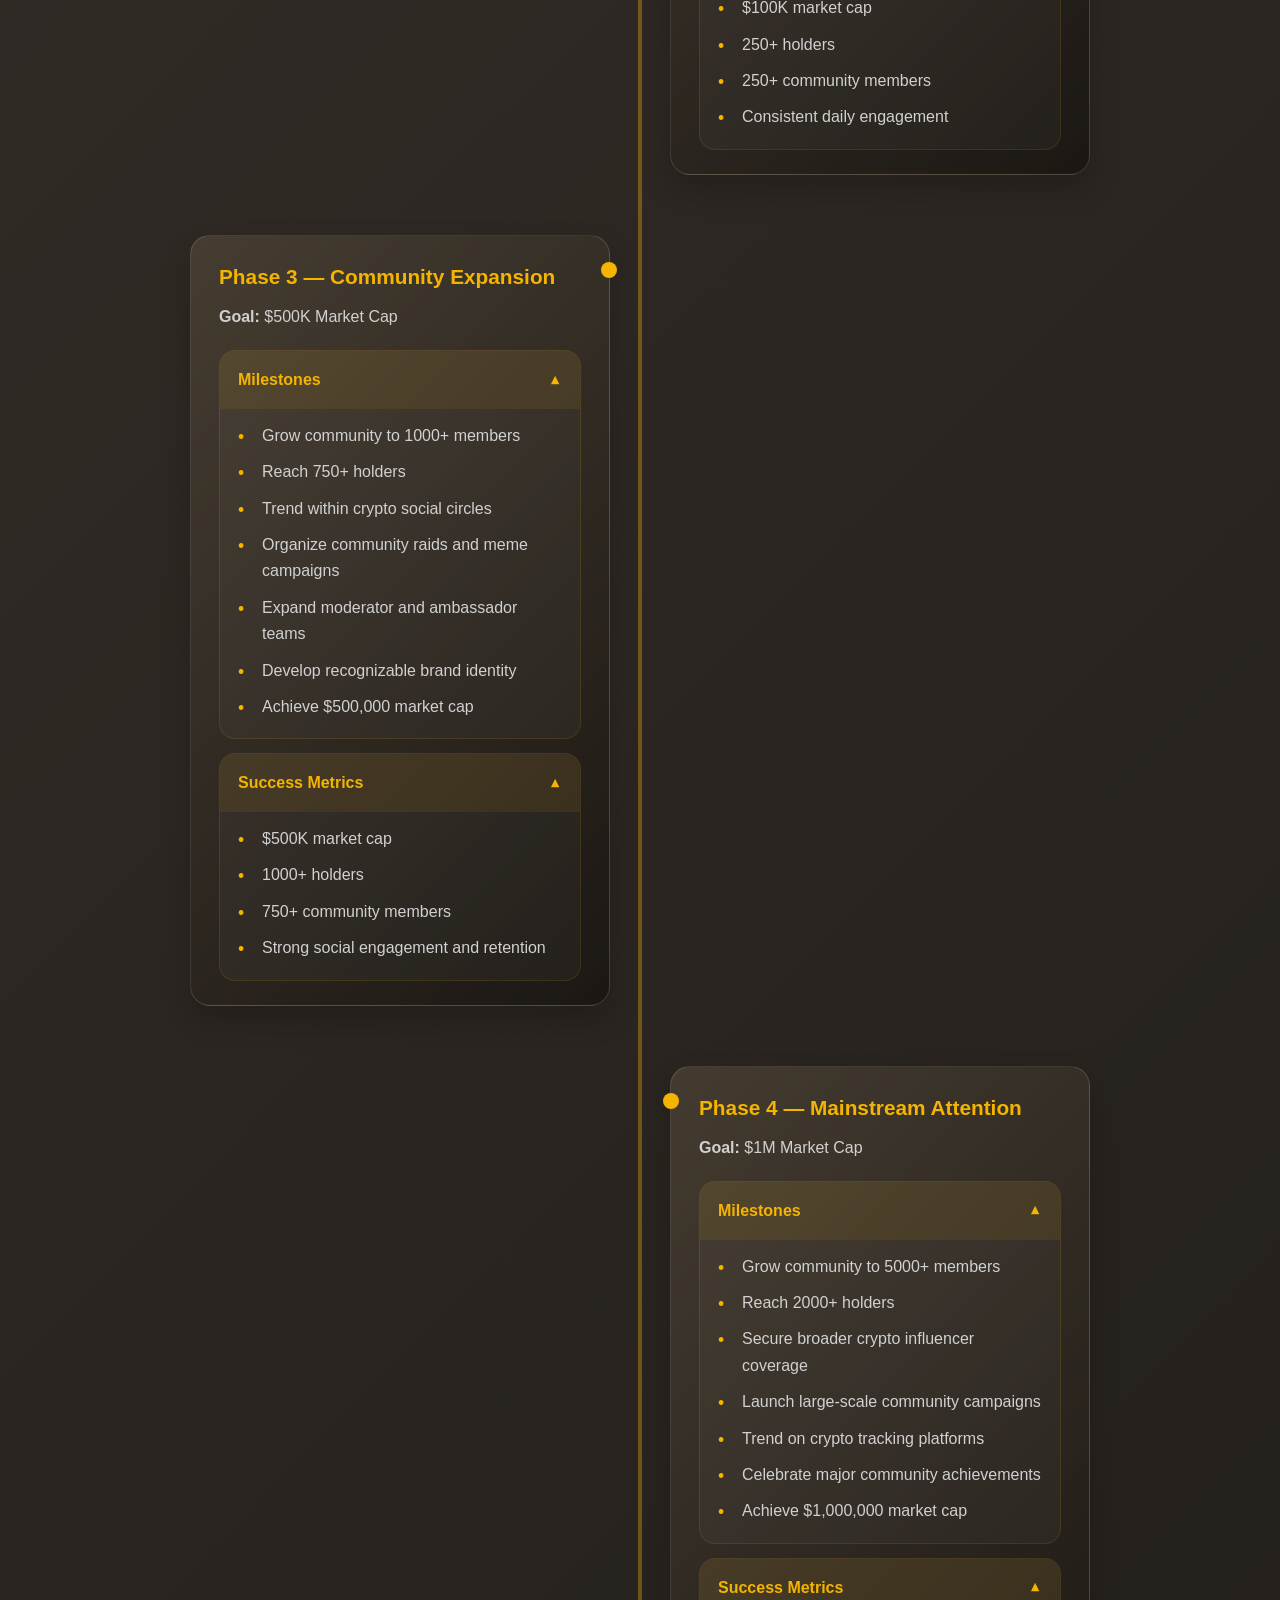
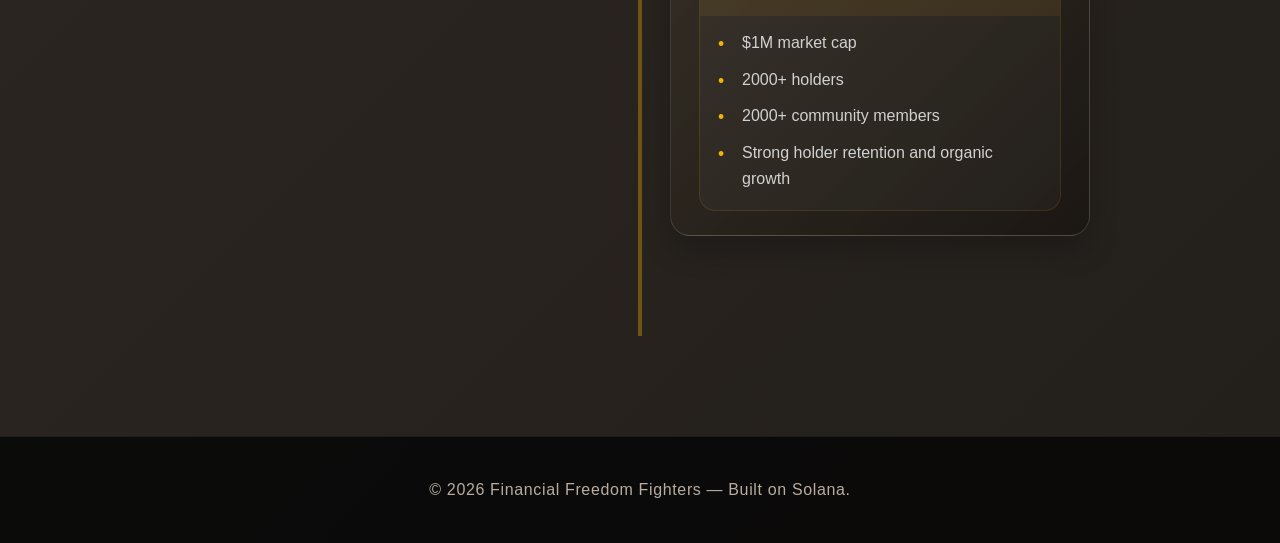
<file: index_4.html>
<!DOCTYPE html>
<html lang="en">
<head>
  <meta charset="UTF-8" />
  <meta name="viewport" content="width=device-width, initial-scale=1.0" />
  <title>Financial Freedom Fighters</title>

  <style>
    * {
      margin: 0;
      padding: 0;
      box-sizing: border-box;
      scroll-behavior: smooth;
    }

    body {
      font-family: Arial, Helvetica, sans-serif;
      background:
        radial-gradient(circle at top left, rgba(0, 224, 167, 0.18), transparent 20%),
        radial-gradient(circle at right center, rgba(244, 180, 0, 0.12), transparent 28%),
        linear-gradient(135deg, #4f4537 0%, #3a332d 26%, #231f1b 100%);
      color: #f7f3ee;
      overflow-x: hidden;
      position: relative;
      line-height: 1.6;
    }

    body::before {
      content: "";
      position: fixed;
      inset: 0;
      background: linear-gradient(180deg, rgba(255,255,255,0.03), transparent 18%, transparent 82%, rgba(0, 224, 167, 0.08));
      pointer-events: none;
      z-index: 0;
    }

    a {
      text-decoration: none;
      color: inherit;
    }

    /* NAVBAR */
    .navbar {
      position: fixed;
      top: 0;
      width: 100%;
      padding: 18px 8%;
      display: flex;
      justify-content: space-between;
      align-items: center;
      background: rgba(31, 27, 22, 0.9);
      backdrop-filter: blur(12px);
      border-bottom: 1px solid rgba(181, 170, 153, 0.18);
      box-shadow: 0 10px 30px rgba(0,0,0,0.18);
      z-index: 999;
    }

    .logo-wrap {
      display: flex;
      align-items: center;
      gap: 12px;
    }

    .logo-wrap img {
      width: 58px;
      height: 58px;
      object-fit: contain;
    }

    .logo-title {
      font-size: 1.2rem;
      font-weight: 800;
      color: #f4b400;
      letter-spacing: 1px;
      text-shadow: 0 0 14px rgba(244,180,0,0.35);
    }

    .nav-links {
      display: flex;
      gap: 18px;
      flex-wrap: wrap;
      align-items: center;
    }

    .nav-links a {
      font-size: 0.84rem;
      font-weight: 700;
      color: #f4b400;
      letter-spacing: 0.08em;
      text-transform: uppercase;
      transition: 0.25s;
    }

    .nav-links a:hover {
      color: #00e0a7;
    }

    .btn {
      background: linear-gradient(135deg, #00e0a7 0%, #00a673 100%);
      color: #10251c !important;
      padding: 10px 16px;
      border-radius: 999px;
      font-weight: 800;
      transition: 0.25s;
      box-shadow: 0 12px 24px rgba(0, 224, 167, 0.28);
      display: inline-flex;
      align-items: center;
      justify-content: center;
    }

    .back-to-top {
      position: fixed;
      right: 16px;
      bottom: 16px;
      width: 46px;
      height: 46px;
      border-radius: 50%;
      background: linear-gradient(135deg, #f4b400, #00e0a7);
      color: #111;
      display: none;
      align-items: center;
      justify-content: center;
      font-size: 1.2rem;
      font-weight: 800;
      box-shadow: 0 10px 24px rgba(0,0,0,0.25);
      z-index: 1000;
      border: none;
      cursor: pointer;
    }

    .back-to-top.show {
      display: flex;
    }

    .btn:hover {
      transform: translateY(-2px);
      box-shadow: 0 0 28px rgba(0,224,167,0.35);
    }

    /* HERO */
    .hero {
      min-height: 85vh;
      display: flex;
      flex-direction: column;
      align-items: center;
      justify-content: center;
      padding: 130px 8% 20px;
      position: relative;
      overflow: hidden;
      gap: 20px;
    }

    .hero::before {
      content: "";
      position: absolute;
      width: 820px;
      height: 820px;
      background: radial-gradient(circle, rgba(0,224,167,0.22), transparent 54%), radial-gradient(circle, rgba(244,180,0,0.18), transparent 70%);
      top: -260px;
      right: -260px;
      z-index: 0;
    }

    .hero-content {
      max-width: 1200px;
      width: 100%;
      display: grid;
      grid-template-columns: 1fr 1fr;
      gap: 60px;
      align-items: center;
      position: relative;
      z-index: 1;
    }

    .hero-copy-wrap {
      display: flex;
      flex-direction: column;
      align-items: center;
      justify-content: center;
      width: 100%;
    }

    .hero-text {
      display: flex;
      flex-direction: column;
      align-items: center;
      text-align: center;
      width: 100%;
    }

    .hero-text h1 {
      font-size: clamp(3.2rem, 6vw, 4.5rem);
      line-height: 0.9;
      margin-bottom: 24px;
      text-transform: uppercase;
      letter-spacing: 0.06em;
      transform: none;
      text-shadow: 0 0 30px rgba(0,224,167,0.12), 0 0 26px rgba(244,180,0,0.12);
    }

    .hero-text h1 span {
      color: #f4b400;
      display: inline-block;
      text-shadow: 0 0 30px rgba(244,180,0,0.35);
    }

    .hero-text p {
      font-size: 1.1rem;
      color: #d9d1c8;
      line-height: 1.8;
      margin-bottom: 20px;
      max-width: 620px;
    }

    .hero-tag {
      display: inline-block;
      margin-bottom: 22px;
      padding: 8px 14px;
      border: 1px solid rgba(0,224,167,0.50);
      border-radius: 999px;
      background: rgba(0,224,167,0.08);
      color: #9af7d7;
      font-size: 0.72rem;
      letter-spacing: 0.12em;
      text-transform: uppercase;
      font-weight: 800;
      box-shadow: inset 0 0 12px rgba(0,224,167,0.08), 0 0 18px rgba(0,224,167,0.08);
    }

    .hero-buttons {
      display: flex;
      gap: 18px;
      flex-wrap: wrap;
    }

    .hero-buttons a {
      padding: 14px 26px;
      border-radius: 999px;
      font-weight: 800;
      transition: 0.25s;
      position: relative;
      overflow: hidden;
      display: inline-flex;
      align-items: center;
      justify-content: center;
    }

    .primary-btn {
      background: linear-gradient(135deg, #f4b400 0%, #00e0a7 100%);
      color: #1a1a1a;
      box-shadow: 0 14px 28px rgba(0,224,167,0.24), 0 10px 18px rgba(244,180,0,0.16);
      transform: none;
    }

    .secondary-btn {
      border: 1.5px solid rgba(0,224,167,0.85);
      color: #9af7d7;
      background: rgba(0,224,167,0.05);
      transform: none;
    }

    .hero-buttons a:hover {
      transform: translateY(-3px);
      box-shadow: 0 0 28px rgba(0,224,167,0.18);
    }

    .hero-image {
      display: flex;
      justify-content: center;
      align-items: center;
    }

    .hero-image img {
      width: 100%;
      max-width: 500px;
      filter: drop-shadow(0 0 40px rgba(244,180,0,0.35));
      animation: float 5s ease-in-out infinite;
    }

    @keyframes float {
      0% { transform: translateY(0px); }
      50% { transform: translateY(-15px); }
      100% { transform: translateY(0px); }
    }

    /* SECTIONS */
    section {
      padding: 72px 8% 100px;
    }

    .section-title {
      font-size: clamp(2.1rem, 4vw, 2.8rem);
      margin-bottom: 18px;
      text-transform: uppercase;
      color: #f4b400;
      letter-spacing: 0.04em;
      display: inline-block;
      position: relative;
    }

    .section-title::after {
      content: "";
      display: block;
      width: 72px;
      height: 3px;
      margin-top: 10px;
      border-radius: 999px;
      background: linear-gradient(90deg, #f4b400, #00e0a7);
    }

    .section-sub {
      color: #cfc4b9;
      max-width: 800px;
      line-height: 1.8;
      margin-bottom: 40px;
      font-size: 1.04rem;
    }

    .contract-panel {
      position: relative;
      display: flex;
      align-items: center;
      justify-content: center;
      gap: 10px;
      margin: 14px auto 8px;
      padding: 10px 14px;
      border: 1px solid rgba(244, 180, 0, 0.5);
      background: rgba(10, 10, 10, 0.8);
      box-shadow: 0 0 18px rgba(244, 180, 0, 0.12);
      border-radius: 12px;
      max-width: 100%;
      flex-wrap: nowrap;
      width: fit-content;
      clear: both;
      min-width: 0;
      align-self: center;
    }

    .mission-section {
      padding-top: 2px;
    }

    .contract-label {
      font-size: 0.72rem;
      letter-spacing: 2px;
      text-transform: uppercase;
      color: #f4b400;
      opacity: 0.9;
      flex-shrink: 0;
    }

    .contract-copy {
      background: transparent;
      border: none;
      color: #f4f4f4;
      font-family: "Courier New", monospace;
      font-size: 0.9rem;
      letter-spacing: 0.04em;
      cursor: pointer;
      padding: 0;
      text-align: left;
      max-width: 100%;
      overflow-wrap: anywhere;
      white-space: normal;
      touch-action: manipulation;
      -webkit-tap-highlight-color: transparent;
      flex: 1 1 auto;
      min-width: 0;
    }

    .contract-copy:hover {
      color: #00e0a7;
    }

    .copy-toast {
      position: absolute;
      top: -12px;
      right: 14px;
      transform: translateY(-4px) scale(0.9);
      opacity: 0;
      background: rgba(0, 224, 167, 0.18);
      border: 1px solid rgba(0, 224, 167, 0.7);
      color: #9af7d7;
      font-size: 0.62rem;
      font-weight: 700;
      letter-spacing: 1.4px;
      text-transform: uppercase;
      padding: 6px 9px;
      border-radius: 999px;
      pointer-events: none;
      transition: opacity 0.2s ease, transform 0.2s ease;
      white-space: nowrap;
    }

    .copy-toast.show {
      opacity: 1;
      transform: translateY(0) scale(1);
    }

    @media (min-width: 641px) {
      .contract-panel {
        padding: 14px 18px;
        gap: 12px;
      }

      .contract-label {
        font-size: 0.8rem;
      }

      .contract-copy {
        font-size: 1rem;
      }
    }

    @media (max-width: 640px) {
      .contract-panel {
        width: 100%;
        justify-content: flex-start;
        padding: 10px 12px;
        gap: 8px;
        margin: 10px auto 12px;
      }

      .contract-copy {
        font-size: 0.63rem;
        flex: 1 1 auto;
      }

      .contract-label {
        font-size: 0.64rem;
      }

      .copy-toast {
        top: auto;
        bottom: calc(100% + 8px);
        right: 12px;
      }
    }

    .card-grid {
      display: grid;
      grid-template-columns: repeat(auto-fit, minmax(240px, 1fr));
      gap: 24px;
    }

    .card {
      background: linear-gradient(180deg, rgba(79, 69, 55, 0.76), rgba(27, 23, 19, 0.96));
      border: 1px solid rgba(181, 170, 153, 0.2);
      border-radius: 22px;
      padding: 28px;
      transition: 0.25s;
      box-shadow: 0 12px 26px rgba(0,0,0,0.18);
      position: relative;
      overflow: hidden;
    }

    .card::before {
      content: "";
      position: absolute;
      inset: 0 auto auto 0;
      width: 100%;
      height: 2px;
      background: linear-gradient(90deg, #f4b400, #00e0a7);
      opacity: 0.8;
    }

    .card:nth-child(odd),
    .card:nth-child(even) {
      transform: none;
    }

    .card:hover {
      transform: translateY(-8px);
      border-color: rgba(0,224,167,0.55);
      box-shadow: 0 20px 36px rgba(0,224,167,0.1), inset 0 0 0 1px rgba(0,224,167,0.18);
    }

    .card h3 {
      margin-bottom: 12px;
      color: #f4b400;
      font-size: 1.35rem;
      letter-spacing: 0.03em;
    }

    .card p {
      color: #cfcfcf;
      line-height: 1.7;
    }

    /* DEX SECTION */
    .dex-box {
      background: linear-gradient(135deg, rgba(79,69,55,0.82), rgba(16,21,19,0.98));
      border: 1px solid rgba(0,224,167,0.2);
      padding: 40px;
      border-radius: 24px;
      text-align: center;
      box-shadow: 0 24px 42px rgba(0,0,0,0.22);
      border-top: 3px solid rgba(244,180,0,0.7);
    }

    .dex-box h3 {
      font-size: 2rem;
      margin-bottom: 16px;
      color: #f4b400;
    }

    .dex-box p {
      color: #cfcfcf;
      margin-bottom: 25px;
    }

    .dex-box iframe {
      width: 100%;
      min-height: 600px;
      height: 70vh;
      border: none;
      border-radius: 20px;
      display: block;
    }

    /* ARSENAL */
    .arsenal {
      padding: 100px 8%;
    }

    .arsenal .arsenal-grid {
      display: grid;
      grid-template-columns: 1.2fr 0.9fr;
      align-items: center;
      gap: 36px;
      margin-top: 26px;
    }

    .arsenal .pie-wrap {
      display: flex;
      justify-content: center;
      align-items: center;
      position: relative;
    }

    .arsenal .pie-svg {
      width: min(52vw, 580px);
      height: auto;
      position: relative;
      display: block;
      filter: drop-shadow(0 0 28px rgba(0, 224, 167, 0.12));
    }

    .arsenal .pie-svg svg {
      width: 100%;
      height: auto;
      display: block;
      aspect-ratio: 1/1;
      overflow: visible;
    }

    .arsenal .pie-svg .bg {
      fill: rgba(255,255,255,0.02);
      stroke: rgba(255,255,255,0.06);
      stroke-width: 1;
    }

    .arsenal .pie-svg path {
      stroke: rgba(255,255,255,0.14);
      stroke-width: 1.25;
      transition: transform 0.5s ease, opacity 0.5s ease, filter 0.2s ease;
      transform-origin: center;
      transform-box: fill-box;
    }

    .arsenal .pie-svg path.slice {
      opacity: 0;
      transform: scale(0.92);
    }

    .arsenal .pie-svg path.slice.visible {
      transform: scale(1);
      opacity: 1;
    }

    .arsenal .pie-svg path.slice:hover,
    .arsenal .pie-svg path.slice:focus,
    .arsenal .pie-svg path.slice:focus-visible,
    .arsenal .pie-svg path.slice.active {
      filter: brightness(1.04) saturate(1.12);
      stroke: rgba(255,255,255,0.4);
      stroke-width: 1.5;
    }

    .arsenal-tooltip {
      position: fixed;
      z-index: 2000;
      background: rgba(19, 17, 14, 0.96);
      color: #f7f3ee;
      padding: 8px 10px;
      border-radius: 8px;
      font-weight: 700;
      box-shadow: 0 10px 28px rgba(0,0,0,0.5);
      pointer-events: none;
      transform: translate(-50%, -120%);
      white-space: nowrap;
      border: 1px solid rgba(0, 224, 167, 0.4);
    }

    .arsenal-tooltip small {
      display: block;
      font-weight: 600;
      color: #d9d1c8;
      font-size: 0.9rem;
    }

    .arsenal .pie-center {
      position: absolute;
      top: 50%;
      left: 50%;
      transform: translate(-50%, -50%);
      width: min(30vw, 220px);
      height: min(30vw, 220px);
      border-radius: 50%;
      background: radial-gradient(circle at 30% 30%, rgba(0,224,167,0.18), rgba(12,12,12,0.98));
      display: flex;
      flex-direction: column;
      align-items: center;
      justify-content: center;
      color: #d9d1c8;
      border: 4px solid rgba(0,224,167,0.18);
      z-index: 4;
      box-shadow: inset 0 0 24px rgba(0,224,167,0.08), 0 12px 28px rgba(0,0,0,0.18);
      text-transform: uppercase;
      letter-spacing: 0.08em;
    }

    .arsenal .pie-center strong {
      display: block;
      color: #f4b400;
      font-size: clamp(1.1rem, 2vw, 1.8rem);
      margin-bottom: 2px;
    }

    .arsenal .pie-center small {
      display: block;
      font-size: 0.72rem;
      letter-spacing: 0.14em;
      color: #cfc4b9;
    }

    .arsenal .legend {
      display: flex;
      flex-direction: column;
      gap: 10px;
    }

    .arsenal .legend-item {
      display: flex;
      align-items: center;
      gap: 12px;
      justify-content: space-between;
      background: linear-gradient(135deg, rgba(79, 69, 55, 0.78), rgba(18, 15, 12, 0.96));
      padding: 10px 14px;
      border-radius: 10px;
      border: 1px solid rgba(181, 170, 153, 0.22);
      color: #f7f3ee;
      box-shadow: 0 10px 22px rgba(0,0,0,0.12);
    }

    .arsenal .legend-left {
      display: flex;
      align-items: center;
      gap: 12px;
      min-width: 0;
    }

    .arsenal .legend-left strong {
      font-weight: 700;
      color: #f7f3ee;
    }

    .arsenal .legend-val {
      font-weight: 800;
      flex-shrink: 0;
    }

    .arsenal .legend-item.c1 .legend-val { color: #f4b400; }
    .arsenal .legend-item.c2 .legend-val { color: #00e0a7; }
    .arsenal .legend-item.c3 .legend-val { color: #ff7b7b; }
    .arsenal .legend-item.c4 .legend-val { color: #6fd1a9; }
    .arsenal .legend-item.c5 .legend-val { color: #7c8cff; }
    .arsenal .legend-item.c6 .legend-val { color: #b5aa99; }

    .arsenal .swatch {
      width: 18px;
      height: 18px;
      border-radius: 4px;
      display: inline-block;
      box-shadow: inset 0 0 0 1px rgba(255,255,255,0.2);
    }

    .arsenal .sw-1 { background: #f4b400; }
    .arsenal .sw-2 { background: #00e0a7; }
    .arsenal .sw-3 { background: #ff7b7b; }
    .arsenal .sw-4 { background: #6fd1a9; }
    .arsenal .sw-5 { background: #7c8cff; }
    .arsenal .sw-6 { background: #b5aa99; }

    /* ROADMAP */
    .roadmap {
      position: relative;
      max-width: 900px;
      margin: auto;
      padding: 40px 0;
    }

    .roadmap::before {
      content: "";
      position: absolute;
      top: 0;
      left: 50%;
      transform: translateX(-50%);
      width: 4px;
      height: 100%;
      background: rgba(244,180,0,0.35);
    }

    .roadmap-item {
      position: relative;
      width: calc(50% - 30px);
      padding: 24px 28px;
      background: linear-gradient(135deg, rgba(79,69,55,0.72), rgba(27,23,19,0.96));
      border: 1px solid rgba(181,170,153,0.22);
      border-radius: 20px;
      margin-bottom: 60px;
      box-shadow: 0 14px 30px rgba(0,0,0,0.2);
      transition: transform 0.25s ease, box-shadow 0.25s ease;
    }

    .roadmap-item:hover {
      transform: translateY(-4px);
      box-shadow: 0 18px 34px rgba(0,0,0,0.24);
    }

    .roadmap-item:nth-child(odd),
    .roadmap-item:nth-child(even) {
      transform: none;
    }

    .roadmap-item::before {
      content: "";
      position: absolute;
      width: 16px;
      height: 16px;
      border-radius: 50%;
      background: #f4b400;
      top: 26px;
    }

    .roadmap-item:nth-child(odd) {
      margin-right: auto;
    }

    .roadmap-item:nth-child(odd)::before {
      left: 100%;
      transform: translateX(-50%);
    }

    .roadmap-item:nth-child(even) {
      margin-left: auto;
    }

    .roadmap-item:nth-child(even)::before {
      left: 0;
      transform: translateX(-50%);
    }

    .roadmap-item h4 {
      font-size: 1.3rem;
      margin-bottom: 10px;
      color: #f4b400;
    }

    .roadmap-item p {
      color: #d1d1d1;
      line-height: 1.7;
      margin-bottom: 20px;
    }

    .roadmap-toggle {
      background: rgba(255,255,255,0.03);
      border: 1px solid rgba(244,180,0,0.12);
      border-radius: 16px;
      margin-top: 14px;
      overflow: hidden;
    }

    .roadmap-toggle summary {
      list-style: none;
      cursor: pointer;
      padding: 16px 18px;
      display: flex;
      align-items: center;
      justify-content: space-between;
      color: #f4b400;
      font-weight: 700;
      background: rgba(244,180,0,0.08);
      user-select: none;
    }

    .roadmap-toggle summary::-webkit-details-marker {
      display: none;
    }

    .roadmap-toggle summary::after {
      content: "▼";
      font-size: 0.9rem;
      transition: transform 0.2s ease;
      color: #f4b400;
    }

    .roadmap-toggle[open] summary::after {
      transform: rotate(180deg);
    }

    .roadmap-toggle .roadmap-list {
      padding: 14px 18px 18px;
    }

    .roadmap-list {
      list-style: none;
      padding: 0;
      margin: 0;
      display: grid;
      gap: 10px;
      color: #d1d1d1;
    }

    .roadmap-list li {
      position: relative;
      padding-left: 24px;
      line-height: 1.65;
    }

    .roadmap-list li::before {
      content: "•";
      position: absolute;
      left: 0;
      top: 0;
      color: #f4b400;
      font-size: 1.1rem;
      line-height: 1.65;
    }

    @media(max-width: 900px) {
      .roadmap::before {
        left: 20px;
      }

      .roadmap-item {
        width: 100%;
        margin: 0 0 30px 0;
        padding-left: 60px;
      }

      .roadmap-item::before {
        left: 24px;
        transform: translateX(0);
      }
    }

    @media(max-width:900px) {
      .arsenal .arsenal-grid { grid-template-columns: 1fr; gap: 18px; }
      .arsenal .pie-svg { width: 240px; height: 240px; }
      .arsenal .pie-center { width: 110px; height: 110px; }
    }

    footer {
      padding: 40px 8%;
      text-align: center;
      color: #b8ada0;
      border-top: 1px solid rgba(255,255,255,0.08);
      background: rgba(7,7,7,0.84);
      letter-spacing: 0.04em;
    }

    /* MOBILE */
    @media(max-width: 900px) {
      body {
        overflow-x: hidden;
      }

      .navbar {
        position: relative;
        top: auto;
        padding: 14px 4%;
        flex-direction: column;
        gap: 10px;
        align-items: center;
      }

      .logo-wrap {
        justify-content: center;
      }

      .logo-wrap img {
        width: 44px;
        height: 44px;
      }

      .nav-links {
        justify-content: center;
        gap: 10px 12px;
        width: 100%;
      }

      .nav-links a {
        font-size: 0.68rem;
        letter-spacing: 0.04em;
      }

      .btn {
        padding: 8px 12px;
      }

      .hero {
        min-height: auto;
        padding: 70px 4% 18px;
        gap: 8px;
      }

      .hero-content {
        grid-template-columns: 1fr;
        gap: 28px;
        text-align: center;
      }

      .hero-text {
        align-items: center;
      }

      .hero-text h1 {
        font-size: 2.35rem;
        line-height: 1.02;
      }

      .hero-text p {
        font-size: 0.98rem;
        margin-bottom: 16px;
      }

      .hero-buttons {
        justify-content: center;
        gap: 12px;
      }

      .hero-buttons a {
        width: 100%;
        max-width: 220px;
        padding: 12px 16px;
      }

      .hero-image img {
        max-width: 280px;
      }

      section {
        padding: 5px 4%;
      }

      .mission-section {
        padding-top: 8px;
      }

      .section-title {
        font-size: 1.8rem;
      }

      .contract-panel {
        margin: 0 auto 18px;
      }

      .section-sub {
        font-size: 0.95rem;
        margin-bottom: 24px;
      }

      .card-grid {
        grid-template-columns: 1fr;
        gap: 16px;
      }

      .card {
        padding: 22px;
      }

      .dex-box {
        padding: 16px;
      }

      .dex-box iframe {
        min-height: 320px;
        height: 50vh;
      }

      .roadmap {
        padding: 10px 0 0;
        max-width: 100%;
      }

      .roadmap::before {
        display: none;
      }

      .roadmap-item {
        width: 100%;
        margin: 0 0 16px 0;
        padding: 18px 16px;
      }

      .roadmap-item::before {
        display: none;
      }

      .roadmap-item h4 {
        font-size: 1.05rem;
        margin-bottom: 8px;
      }

      .roadmap-item p,
      .roadmap-list li {
        font-size: 0.92rem;
      }

      .roadmap-toggle summary {
        padding: 12px 14px;
      }

      .roadmap-toggle .roadmap-list {
        padding: 12px 14px 14px;
      }

      footer {
        padding: 30px 4%;
        font-size: 0.85rem;
      }
    }
  </style>
</head>

<body>

  <!-- NAVBAR -->
  <nav class="navbar">
    <div class="logo-wrap">
      <img src="logo_2.png" alt="FFF Logo">
      <div class="logo-title">$FFF</div>
    </div>

    <div class="nav-links">
      <a href="#dex">Dex Screener</a>
      <a href="#roadmap">Roadmap</a>

      <a href="#" target="_blank" class="btn">PumpFun</a>
      <a href="#" target="_blank">Telegram</a>
      <a href="#" target="_blank">Twitter</a>
      <a href="#" target="_blank">Reddit</a>
      <a href="#" target="_blank">Whitepaper</a>
    </div>
  </nav>

  <!-- HERO -->
  <section class="hero">
    <div class="hero-content">
      <div class="hero-text">
        <h1>
          Financial<br>
          <span>Freedom</span><br>
          Fighters
        </h1>

        <div class="hero-tag">Not your average finance rebellion</div>

        <p>
          Financial Freedom Fighters is a Solana-powered movement built for people who are tired of corporate slavery,
          manipulated systems, and financial chains. This is not just another meme coin —
          this is a rebellion for independence, ownership, and freedom.
        </p>

        <div class="hero-buttons">
          <a href="#" target="_blank" class="primary-btn">Buy on PumpFun</a>
          <a href="#roadmap" class="secondary-btn">View Roadmap</a>
        </div>
      </div>

      <div class="hero-image">
        <img src="logo_2.png" alt="Financial Freedom Fighters">
      </div>
    </div>

    <div class="contract-panel" aria-label="Contract address panel">
          <span class="contract-label">CA</span>
          <button
            class="contract-copy"
            type="button"
            data-contract="pumpCmXqMfrsAkQ5r49WcJnRayYRqmXz6ae8H7H9Dfn"
            aria-label="Copy contract address"
          >
            pumpCmXqMfrsAkQ5r49WcJnRayYRqmXz6ae8H7H9Dfn
          </button>
          <span class="copy-toast" aria-live="polite">Copied</span>
        </div>
  </section>

  <!-- ABOUT -->
  <section class="mission-section">
    <h2 class="section-title">The Mission</h2>

    <p class="section-sub">
      We believe people deserve control over their future, wealth, and time.
      FFF stands for a new generation rejecting broken systems and fighting for decentralized freedom through crypto.
    </p>

    <div class="card-grid">
      <div class="card">
        <h3>Fight Inflation</h3>
        <p>
          Escape endless money printing and systems designed to devalue your savings.
        </p>
      </div>

      <div class="card">
        <h3>Own Your Wealth</h3>
        <p>
          True ownership through decentralized finance on the Solana blockchain.
        </p>
      </div>

      <div class="card">
        <h3>Community Driven</h3>
        <p>
          Built by the people, for the people — powered by collective conviction.
        </p>
      </div>

      <div class="card">
        <h3>Freedom First</h3>
        <p>
          Financial freedom means freedom of choice, freedom of time, and freedom of life.
        </p>
      </div>
    </div>
  </section>

  <!-- ARSENAL -->
  <section id="arsenal" class="arsenal">
    <h2 class="section-title">Our Arsenal</h2>
    <p class="section-sub">Every weapon has a purpose.</p>

    <div class="arsenal-grid">
      <div class="pie-wrap">
        <div class="pie-svg">
          <svg id="arsenal-pie" viewBox="0 0 360 360" role="img" aria-label="Token allocation pie chart">
            <defs>
              <filter id="glow-1" x="-50%" y="-50%" width="200%" height="200%">
                <feGaussianBlur stdDeviation="6" result="b" />
                <feMerge><feMergeNode in="b" /></feMerge>
              </filter>
            </defs>
            <circle class="bg" cx="180" cy="180" r="170"></circle>
            <g id="arsenal-slices"></g>
          </svg>
        </div>

        <div class="pie-center">
          <strong>Allocation</strong>
          <small>Token Distribution</small>
        </div>
      </div>

      <div class="legend">
        <div class="legend-item c1"><div class="legend-left"><span class="swatch sw-1"></span><strong>Liquidity</strong></div><div class="legend-val">40%</div></div>
        <div class="legend-item c2"><div class="legend-left"><span class="swatch sw-2"></span><strong>Community Rewards</strong></div><div class="legend-val">25%</div></div>
        <div class="legend-item c3"><div class="legend-left"><span class="swatch sw-3"></span><strong>Marketing</strong></div><div class="legend-val">15%</div></div>
        <div class="legend-item c4"><div class="legend-left"><span class="swatch sw-4"></span><strong>Development</strong></div><div class="legend-val">10%</div></div>
        <div class="legend-item c5"><div class="legend-left"><span class="swatch sw-5"></span><strong>Treasury</strong></div><div class="legend-val">5%</div></div>
        <div class="legend-item c6"><div class="legend-left"><span class="swatch sw-6"></span><strong>Team (Locked)</strong></div><div class="legend-val">5%</div></div>
      </div>
    </div>
  </section>

  <div id="arsenal-tooltip" class="arsenal-tooltip" style="display:none;" aria-hidden="true"><strong></strong><small></small></div>

  <!-- DEX -->
  <section id="dex">
    <h2 class="section-title">Dex Screener</h2>

    <div class="dex-box">
      <iframe
    src="https://dexscreener.com/solana/pumpCmXqMfrsAkQ5r49WcJnRayYRqmXz6ae8H7H9Dfn?embed=1&theme=dark&trades=0&info=0"
    allowfullscreen>
      </iframe>
    </div>
  </section>

  <!-- ROADMAP -->
  <section id="roadmap">
    <h2 class="section-title">Roadmap</h2>

    <div class="roadmap">

      <div class="roadmap-item">
        <h4>Phase 1 — Launch & Bonding</h4>
        <p><strong>Goal:</strong> Get bonded on Pump.fun</p>
        <details class="roadmap-toggle" open>
          <summary>Milestones</summary>
          <ul class="roadmap-list">
            <li>Launch token on Pump.fun</li>
            <li>Reach first 100 holders</li>
            <li>Build core community of 100+ members</li>
            <li>Establish presence on X, Telegram, and Reddit</li>
            <li>Generate organic meme content daily</li>
            <li>Achieve Pump.fun bonding</li>
            <li>Secure first community moderators and contributors</li>
          </ul>
        </details>
        <details class="roadmap-toggle" open>
          <summary>Success Metrics</summary>
          <ul class="roadmap-list">
            <li>100+ holders</li>
            <li>100+ community members</li>
            <li>Pump.fun bonding completed</li>
          </ul>
        </details>
      </div>

      <div class="roadmap-item">
        <h4>Phase 2 — Early Growth</h4>
        <p><strong>Goal:</strong> $100K Market Cap</p>
        <details class="roadmap-toggle" open>
          <summary>Milestones</summary>
          <ul class="roadmap-list">
            <li>Expand community to 250+ members</li>
            <li>Reach 250+ holders</li>
            <li>Launch meme competitions and community events</li>
            <li>Gain first influencer/community shoutouts</li>
            <li>Publish regular market and community updates</li>
            <li>Achieve $100,000 market cap</li>
          </ul>
        </details>
        <details class="roadmap-toggle" open>
          <summary>Success Metrics</summary>
          <ul class="roadmap-list">
            <li>$100K market cap</li>
            <li>250+ holders</li>
            <li>250+ community members</li>
            <li>Consistent daily engagement</li>
          </ul>
        </details>
      </div>

      <div class="roadmap-item">
        <h4>Phase 3 — Community Expansion</h4>
        <p><strong>Goal:</strong> $500K Market Cap</p>
        <details class="roadmap-toggle" open>
          <summary>Milestones</summary>
          <ul class="roadmap-list">
            <li>Grow community to 1000+ members</li>
            <li>Reach 750+ holders</li>
            <li>Trend within crypto social circles</li>
            <li>Organize community raids and meme campaigns</li>
            <li>Expand moderator and ambassador teams</li>
            <li>Develop recognizable brand identity</li>
            <li>Achieve $500,000 market cap</li>
          </ul>
        </details>
        <details class="roadmap-toggle" open>
          <summary>Success Metrics</summary>
          <ul class="roadmap-list">
            <li>$500K market cap</li>
            <li>1000+ holders</li>
            <li>750+ community members</li>
            <li>Strong social engagement and retention</li>
          </ul>
        </details>
      </div>

      <div class="roadmap-item">
        <h4>Phase 4 — Mainstream Attention</h4>
        <p><strong>Goal:</strong> $1M Market Cap</p>
        <details class="roadmap-toggle" open>
          <summary>Milestones</summary>
          <ul class="roadmap-list">
            <li>Grow community to 5000+ members</li>
            <li>Reach 2000+ holders</li>
            <li>Secure broader crypto influencer coverage</li>
            <li>Launch large-scale community campaigns</li>
            <li>Trend on crypto tracking platforms</li>
            <li>Celebrate major community achievements</li>
            <li>Achieve $1,000,000 market cap</li>
          </ul>
        </details>
        <details class="roadmap-toggle" open>
          <summary>Success Metrics</summary>
          <ul class="roadmap-list">
            <li>$1M market cap</li>
            <li>2000+ holders</li>
            <li>2000+ community members</li>
            <li>Strong holder retention and organic growth</li>
          </ul>
        </details>
      </div>

    </div>
  </section>

  <!-- FOOTER -->
  <footer>
    © 2026 Financial Freedom Fighters — Built on Solana.
  </footer>

  <button class="back-to-top" aria-label="Back to top" onclick="window.scrollTo({top: 0, behavior: 'smooth'})">↑</button>

  <script>
    // Simple scroll reveal animation
    const cards = document.querySelectorAll('.card, .roadmap-item, .dex-box');

    const observer = new IntersectionObserver((entries) => {
      entries.forEach(entry => {
        if(entry.isIntersecting){
          entry.target.style.opacity = '1';
          entry.target.style.transform = 'translateY(0)';
        }
      });
    }, {
      threshold: 0.15
    });

    cards.forEach(card => {
      card.style.opacity = '0';
      card.style.transform = 'translateY(40px)';
      card.style.transition = 'all 0.8s ease';
      observer.observe(card);
    });

    const backToTopButton = document.querySelector('.back-to-top');

    window.addEventListener('scroll', () => {
      if (window.scrollY > 300) {
        backToTopButton.classList.add('show');
      } else {
        backToTopButton.classList.remove('show');
      }
    });

    (function(){
      const svg = document.getElementById('arsenal-pie');
      const tooltip = document.getElementById('arsenal-tooltip');
      if (!svg || !tooltip) return;

      const sliceData = [
        { label: 'Liquidity', value: 40, color: '#f4b400', glow: 'url(#glow-1)' },
        { label: 'Community Rewards', value: 25, color: '#00e0a7', glow: 'url(#glow-2)' },
        { label: 'Marketing', value: 15, color: '#ff7b7b', glow: 'url(#glow-3)' },
        { label: 'Development', value: 10, color: '#6fd1a9', glow: 'url(#glow-4)' },
        { label: 'Treasury', value: 5, color: '#7c8cff', glow: 'url(#glow-5)' },
        { label: 'Team (Locked)', value: 5, color: '#b5aa99', glow: 'url(#glow-6)' }
      ];

      const group = document.getElementById('arsenal-slices');
      const cx = 180;
      const cy = 180;
      const outerR = 148;
      const innerR = 104;
      let start = -Math.PI / 2;

      sliceData.forEach((slice, index) => {
        const angle = (slice.value / 100) * Math.PI * 2;
        const end = start + angle;

        const outerStartX = cx + outerR * Math.cos(start);
        const outerStartY = cy + outerR * Math.sin(start);
        const outerEndX = cx + outerR * Math.cos(end);
        const outerEndY = cy + outerR * Math.sin(end);

        const innerStartX = cx + innerR * Math.cos(end);
        const innerStartY = cy + innerR * Math.sin(end);
        const innerEndX = cx + innerR * Math.cos(start);
        const innerEndY = cy + innerR * Math.sin(start);

        const largeArc = angle > Math.PI ? 1 : 0;
        const path = document.createElementNS('http://www.w3.org/2000/svg', 'path');
        path.setAttribute('class', 'slice c' + (index + 1));
        path.setAttribute('data-label', slice.label);
        path.setAttribute('data-value', slice.value + '%');
        path.setAttribute('tabindex', '0');
        path.setAttribute('role', 'button');
        path.setAttribute('fill', slice.color);
        path.setAttribute('d', `M ${outerStartX.toFixed(2)} ${outerStartY.toFixed(2)} A ${outerR} ${outerR} 0 ${largeArc} 1 ${outerEndX.toFixed(2)} ${outerEndY.toFixed(2)} L ${innerStartX.toFixed(2)} ${innerStartY.toFixed(2)} A ${innerR} ${innerR} 0 ${largeArc} 0 ${innerEndX.toFixed(2)} ${innerEndY.toFixed(2)} Z`);
        path.setAttribute('aria-label', `${slice.label} ${slice.value}%`);
        group.appendChild(path);
        start = end;
      });

      // The donut is intentionally left open at the center so the overlay label can sit cleanly inside.

      const slices = Array.from(document.querySelectorAll('#arsenal .pie-svg path.slice'));

      function showTooltipForEvent(p, e){
        p.parentNode.appendChild(p);
        const label = p.getAttribute('data-label') || '';
        const value = p.getAttribute('data-value') || '';
        tooltip.querySelector('strong').textContent = label;
        tooltip.querySelector('small').textContent = value;
        tooltip.style.display = 'block';
        tooltip.style.left = (e.clientX) + 'px';
        tooltip.style.top = (e.clientY - 12) + 'px';
        tooltip.setAttribute('aria-hidden','false');
        const rBox = tooltip.getBoundingClientRect();
        let left = e.clientX;
        let top = e.clientY - 12;
        if (rBox.right > window.innerWidth - 8) left -= (rBox.right - (window.innerWidth - 8));
        if (rBox.left < 8) left += (8 - rBox.left);
        if (rBox.top < 8) top = e.clientY + 18;
        if (top + rBox.height > window.innerHeight - 8) top = window.innerHeight - rBox.height - 8;
        tooltip.style.left = left + 'px';
        tooltip.style.top = top + 'px';
      }

      slices.forEach((p,i)=>{
        setTimeout(()=> p.classList.add('visible'), i * 120);

        p.addEventListener('mouseenter', (e)=>{ p.classList.add('active'); showTooltipForEvent(p,e); });
        p.addEventListener('mousemove', (e)=> showTooltipForEvent(p,e));
        p.addEventListener('mouseleave', ()=>{
          p.classList.remove('active');
          tooltip.style.display = 'none';
          tooltip.setAttribute('aria-hidden','true');
        });

        p.addEventListener('keydown', (e)=>{
          if(e.key === 'Enter' || e.key === ' '){
            e.preventDefault();
            p.classList.add('active');
            const bbox = p.getBoundingClientRect();
            showTooltipForEvent(p, {clientX: bbox.left + bbox.width/2, clientY: bbox.top + bbox.height/2});
            setTimeout(()=>{ p.classList.remove('active'); tooltip.style.display='none'; tooltip.setAttribute('aria-hidden','true'); }, 1400);
          }
        });

        p.addEventListener('touchstart', (e)=>{
          const touch = e.touches[0];
          p.classList.add('active');
          showTooltipForEvent(p, {clientX: touch.clientX, clientY: touch.clientY});
          const clear = ()=>{ p.classList.remove('active'); tooltip.style.display='none'; tooltip.setAttribute('aria-hidden','true'); };
          const tEnd = ()=> { clear(); window.removeEventListener('touchend', tEnd); window.removeEventListener('touchcancel', tEnd); };
          window.addEventListener('touchend', tEnd, {passive:true});
          window.addEventListener('touchcancel', tEnd, {passive:true});
          setTimeout(clear, 1800);
        }, {passive:true});
      });
    })();

    document.addEventListener('click', async (event) => {
      const trigger = event.target.closest('.contract-copy');
      if (!trigger) return;

      const panel = trigger.parentElement;
      const value = trigger.dataset.contract || trigger.textContent.trim();
      const toast = panel.querySelector('.copy-toast');

      try {
        if (navigator.clipboard && window.isSecureContext) {
          await navigator.clipboard.writeText(value);
        } else {
          const temp = document.createElement('textarea');
          temp.value = value;
          temp.setAttribute('readonly', '');
          temp.style.position = 'fixed';
          temp.style.left = '-9999px';
          document.body.appendChild(temp);
          temp.select();
          document.execCommand('copy');
          document.body.removeChild(temp);
        }

        toast.textContent = 'Copied';
        toast.style.borderColor = 'rgba(0, 224, 167, 0.7)';
        toast.style.color = '#9af7d7';
        toast.style.background = 'rgba(0, 224, 167, 0.18)';
        toast.classList.add('show');

        setTimeout(() => {
          toast.classList.remove('show');
        }, 1200);
      } catch (error) {
        toast.textContent = 'Failed';
        toast.style.borderColor = 'rgba(255, 90, 90, 0.75)';
        toast.style.color = '#ffb4b4';
        toast.style.background = 'rgba(255, 90, 90, 0.12)';
        toast.classList.add('show');

        setTimeout(() => {
          toast.classList.remove('show');
        }, 1200);
      }
    });
  </script>

</body>
</html>
</file>
<file: Rizzi/styles.css>
:root{--gold:#f5b700;--red:#e3392f;--green:#28d46f;--ink:#080909;--panel:#101212;--text:#f4f1e9;--muted:#a7aaa7}
*{box-sizing:border-box}html{scroll-behavior:smooth}body{margin:0;background:var(--ink);color:var(--text);font-family:Inter,Arial,sans-serif;overflow-x:hidden}.noise{position:fixed;inset:0;pointer-events:none;opacity:.05;z-index:99;background-image:url("data:image/svg+xml,%3Csvg viewBox='0 0 180 180' xmlns='http://www.w3.org/2000/svg'%3E%3Cfilter id='n'%3E%3CfeTurbulence type='fractalNoise' baseFrequency='.9' numOctaves='3' stitchTiles='stitch'/%3E%3C/filter%3E%3Crect width='100%25' height='100%25' filter='url(%23n)' opacity='.7'/%3E%3C/svg%3E")}.topbar{position:fixed;top:0;left:0;right:0;z-index:20;display:flex;align-items:center;justify-content:space-between;padding:18px 4vw;background:linear-gradient(#050606f2,#050606aa);border-bottom:1px solid #ffffff12;backdrop-filter:blur(10px)}.brand{display:flex;align-items:center;gap:14px;color:#fff;text-decoration:none}.brand span{font-family:'Bebas Neue';font-size:2rem;color:var(--gold);font-style:italic}.brand small{text-transform:uppercase;letter-spacing:.14em}.topbar nav{display:flex;gap:30px}.topbar nav a,.ghost,.text-link{color:#ddd;text-decoration:none;text-transform:uppercase;font-size:.78rem;letter-spacing:.12em}.topbar nav a:hover{color:var(--gold)}.cta{display:inline-block;background:var(--gold);color:#080808;text-decoration:none;padding:16px 24px;font-weight:800;text-transform:uppercase;letter-spacing:.06em;border:1px solid var(--gold)}.cta:hover{filter:brightness(1.12);transform:translateY(-2px)}.compact{padding:11px 16px;font-size:.75rem}.section{position:relative;min-height:78vh;padding:110px 7vw}.hero{height:100vh;background:url('assets/hero.png') center/cover no-repeat;display:flex;align-items:center}.hero-overlay{position:absolute;inset:0;background:linear-gradient(90deg,#050606f5 0%,#050606a8 42%,#05060620 72%),linear-gradient(0deg,#050606 0%,transparent 35%)}.hero-copy{position:relative;z-index:2;max-width:660px}.eyebrow{text-transform:uppercase;letter-spacing:.22em;color:var(--gold);font-weight:700;font-size:.74rem}h1,h2,h3{font-family:'Bebas Neue',Impact,sans-serif;text-transform:uppercase;letter-spacing:.02em;margin:.15em 0}h1{font-size:clamp(4rem,8vw,8rem);line-height:.86}h1 em{color:var(--gold);font-style:normal}h2{font-size:clamp(3rem,6vw,6rem);line-height:.92}h3{font-size:2rem}.lede{font-size:1.2rem;color:#d5d5d2;max-width:500px}.signal{color:var(--gold);font-weight:700;text-transform:uppercase}.actions{display:flex;align-items:center;gap:24px;margin-top:30px}.stats{position:absolute;z-index:2;bottom:0;left:0;right:0;display:grid;grid-template-columns:repeat(4,1fr);background:#080909e8;border-top:1px solid #ffffff1a}.stats div{padding:22px 4vw;border-right:1px solid #ffffff18}.stats strong,.stats span{display:block}.stats strong{font-family:'Bebas Neue';font-size:1.7rem;color:var(--gold)}.stats span{font-size:.72rem;text-transform:uppercase;letter-spacing:.13em;color:var(--muted)}.dark-grid{background-color:#0b0d0d;background-image:linear-gradient(#ffffff06 1px,transparent 1px),linear-gradient(90deg,#ffffff06 1px,transparent 1px);background-size:48px 48px}.section-head{max-width:760px;margin-bottom:50px}.section-head p{color:var(--muted);font-size:1.05rem}.journey-track,.recruit-grid,.mission-grid{display:grid;grid-template-columns:repeat(4,1fr);gap:16px}.card{background:linear-gradient(145deg,#151818,#0b0c0c);border:1px solid #ffffff16;padding:26px;min-height:190px}.card span{color:var(--gold);font-family:'Bebas Neue';font-size:1.5rem}.card p{color:var(--muted)}.split{display:grid;grid-template-columns:1.15fr .85fr;padding:0;min-height:100vh}.image-panel{min-height:100vh;background-position:center;background-size:cover}.debt{background-image:linear-gradient(90deg,transparent,#080909cc),url('assets/debt-prison.png')}.content-panel{padding:13vh 7vw;display:flex;flex-direction:column;justify-content:center}.content-panel p,.terminal-copy p{color:#c8cbc8;line-height:1.8}.manifest{list-style:none;padding:0}.manifest li{border-left:2px solid var(--red);padding:10px 16px;margin:8px 0;background:#ffffff05}.text-link{margin-top:20px;color:var(--gold)}.terminal{display:grid;grid-template-columns:1.1fr .9fr;gap:7vw;align-items:center;background:#050806}.terminal-window{border:1px solid #1f8d4d;background:#020b05;box-shadow:0 0 50px #0f7a3422}.terminal-bar{padding:12px;border-bottom:1px solid #1f8d4d;color:#4dea87}.terminal-bar span{display:inline-block;width:9px;height:9px;border-radius:50%;background:#2ca75b;margin-right:6px}.terminal-bar b{float:right;font-family:monospace}.terminal pre{min-height:280px;padding:24px;color:#42ec7d;white-space:pre-wrap;font:16px/1.7 monospace}.terminal-btn{margin:0 24px 24px;background:transparent;border:1px solid #42ec7d;color:#42ec7d;padding:12px 18px;text-transform:uppercase}.calculator{display:grid;grid-template-columns:.8fr 1.2fr;gap:8vw;align-items:center}.calc-box{display:grid;grid-template-columns:1fr 1fr;gap:18px;background:#101212;border:1px solid #ffffff16;padding:28px}.calc-box label{display:flex;flex-direction:column;gap:8px;color:#cfcfc9;font-size:.8rem;text-transform:uppercase;letter-spacing:.08em}.calc-box input{background:#070808;border:1px solid #393c3b;color:white;padding:14px;font-size:1rem}.calc-result{grid-column:1/-1;padding:24px;border-left:3px solid var(--gold);background:#080909}.calc-result span,.calc-result small{display:block;color:var(--muted)}.calc-result strong{display:block;color:var(--gold);font-family:'Bebas Neue';font-size:4rem}.bars{max-width:850px}.bars div{display:grid;grid-template-columns:180px 1fr 60px;align-items:center;gap:18px;margin:18px 0}.bars span{font-size:.8rem;text-transform:uppercase;letter-spacing:.1em}.bars i{height:12px;background:#222;position:relative}.bars i:after{content:'';position:absolute;inset:0 auto 0 0;width:var(--w);background:linear-gradient(90deg,var(--gold),#ffde62)}.bars b{color:var(--gold)}.finale{min-height:80vh;display:grid;place-items:center;text-align:center;background:linear-gradient(#08090955,#080909),url('assets/concept-board.png') center/cover}.finale>div{max-width:800px;background:#080909c9;padding:55px;border:1px solid #ffffff16}footer{display:flex;justify-content:space-between;gap:20px;padding:24px 4vw;color:#8c8f8c;font-size:.75rem;border-top:1px solid #ffffff13}.reveal{opacity:0;transform:translateY(26px);transition:.8s ease}.reveal.visible{opacity:1;transform:none}
@media(max-width:900px){.topbar nav{display:none}.brand small{display:none}.compact{display:none}.section{padding:90px 6vw}.hero{background-position:62% center}.hero-overlay{background:linear-gradient(90deg,#050606f4,#05060690),linear-gradient(0deg,#050606,transparent)}.stats{grid-template-columns:1fr 1fr}.journey-track,.recruit-grid,.mission-grid{grid-template-columns:1fr 1fr}.split,.terminal,.calculator{grid-template-columns:1fr}.image-panel{min-height:60vh}.content-panel{padding:80px 7vw}.calc-box{grid-template-columns:1fr}.bars div{grid-template-columns:120px 1fr 45px}.actions{align-items:flex-start;flex-direction:column}footer{flex-direction:column}}@media(max-width:560px){h1{font-size:4rem}.hero{min-height:900px}.stats{position:absolute}.stats div{padding:15px 5vw}.journey-track,.recruit-grid,.mission-grid{grid-template-columns:1fr}.calc-box{padding:18px}.topbar{padding:14px 5vw}}
</file>
